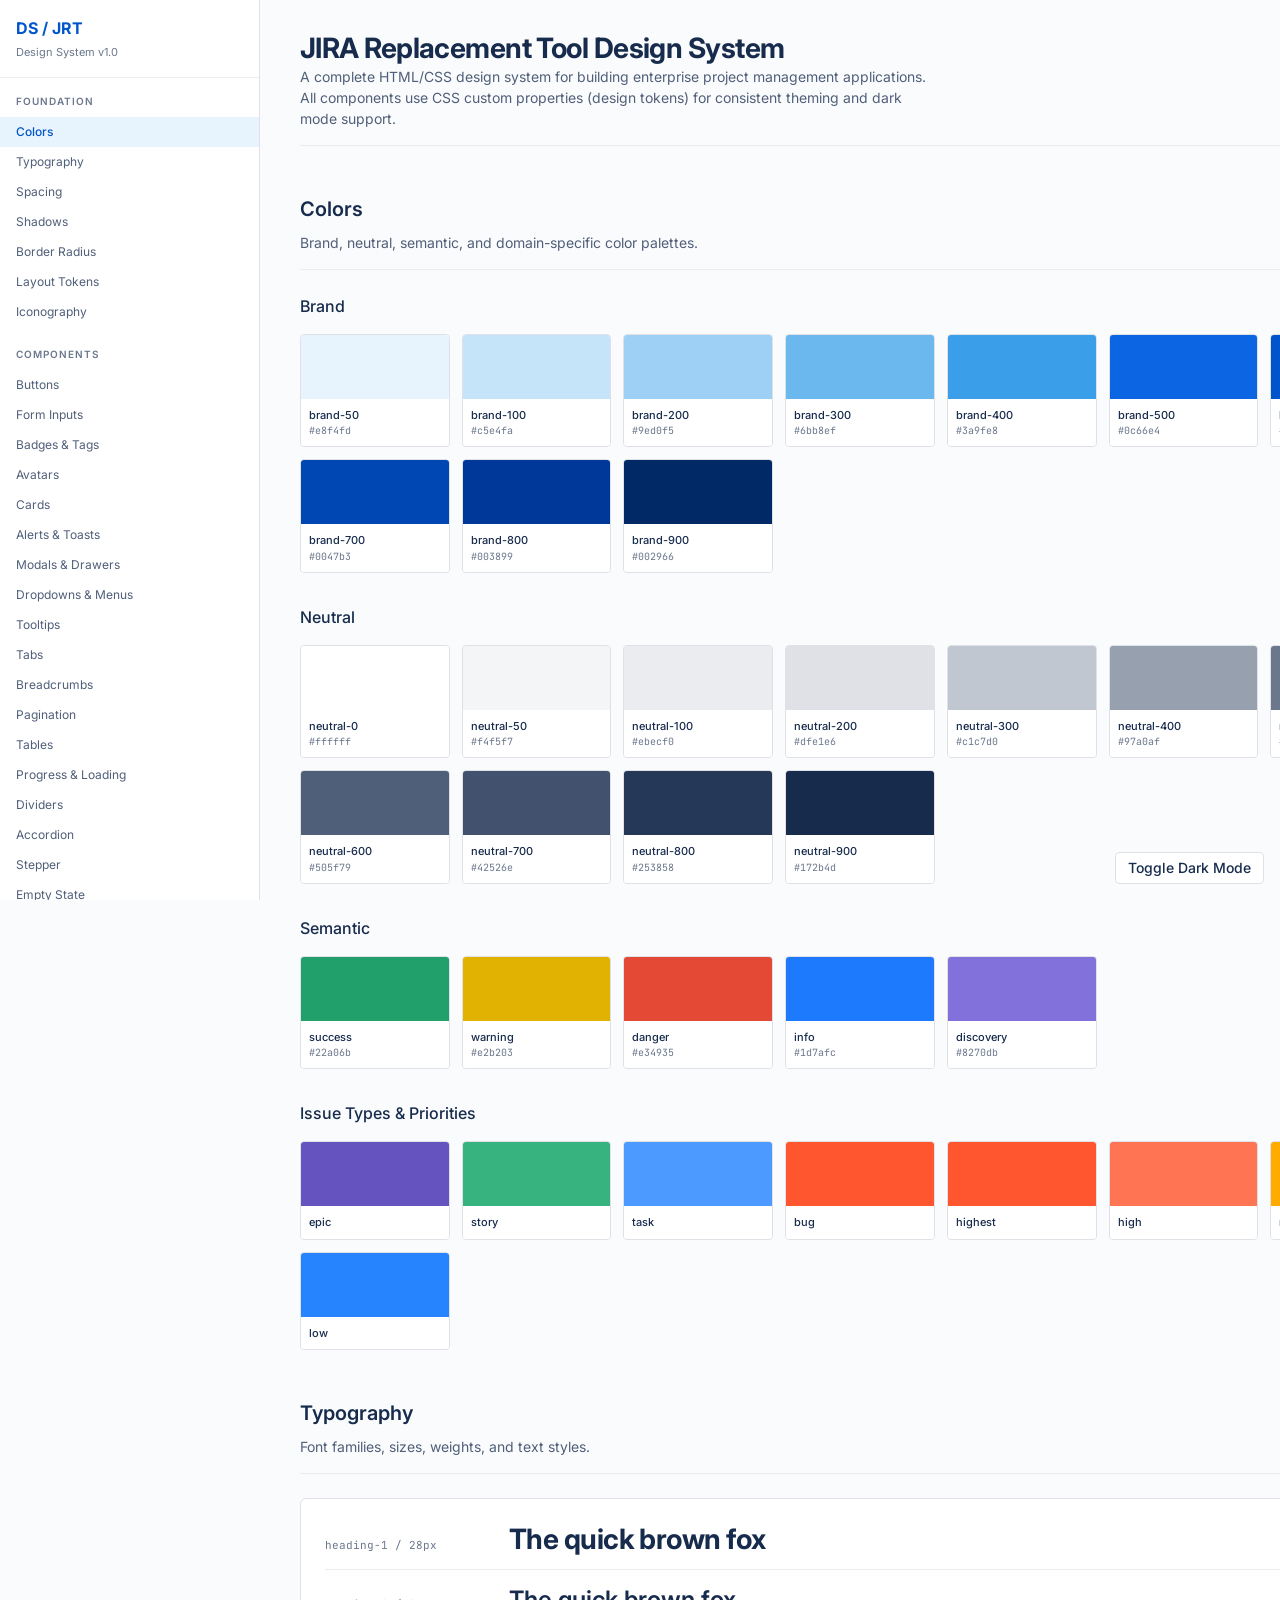
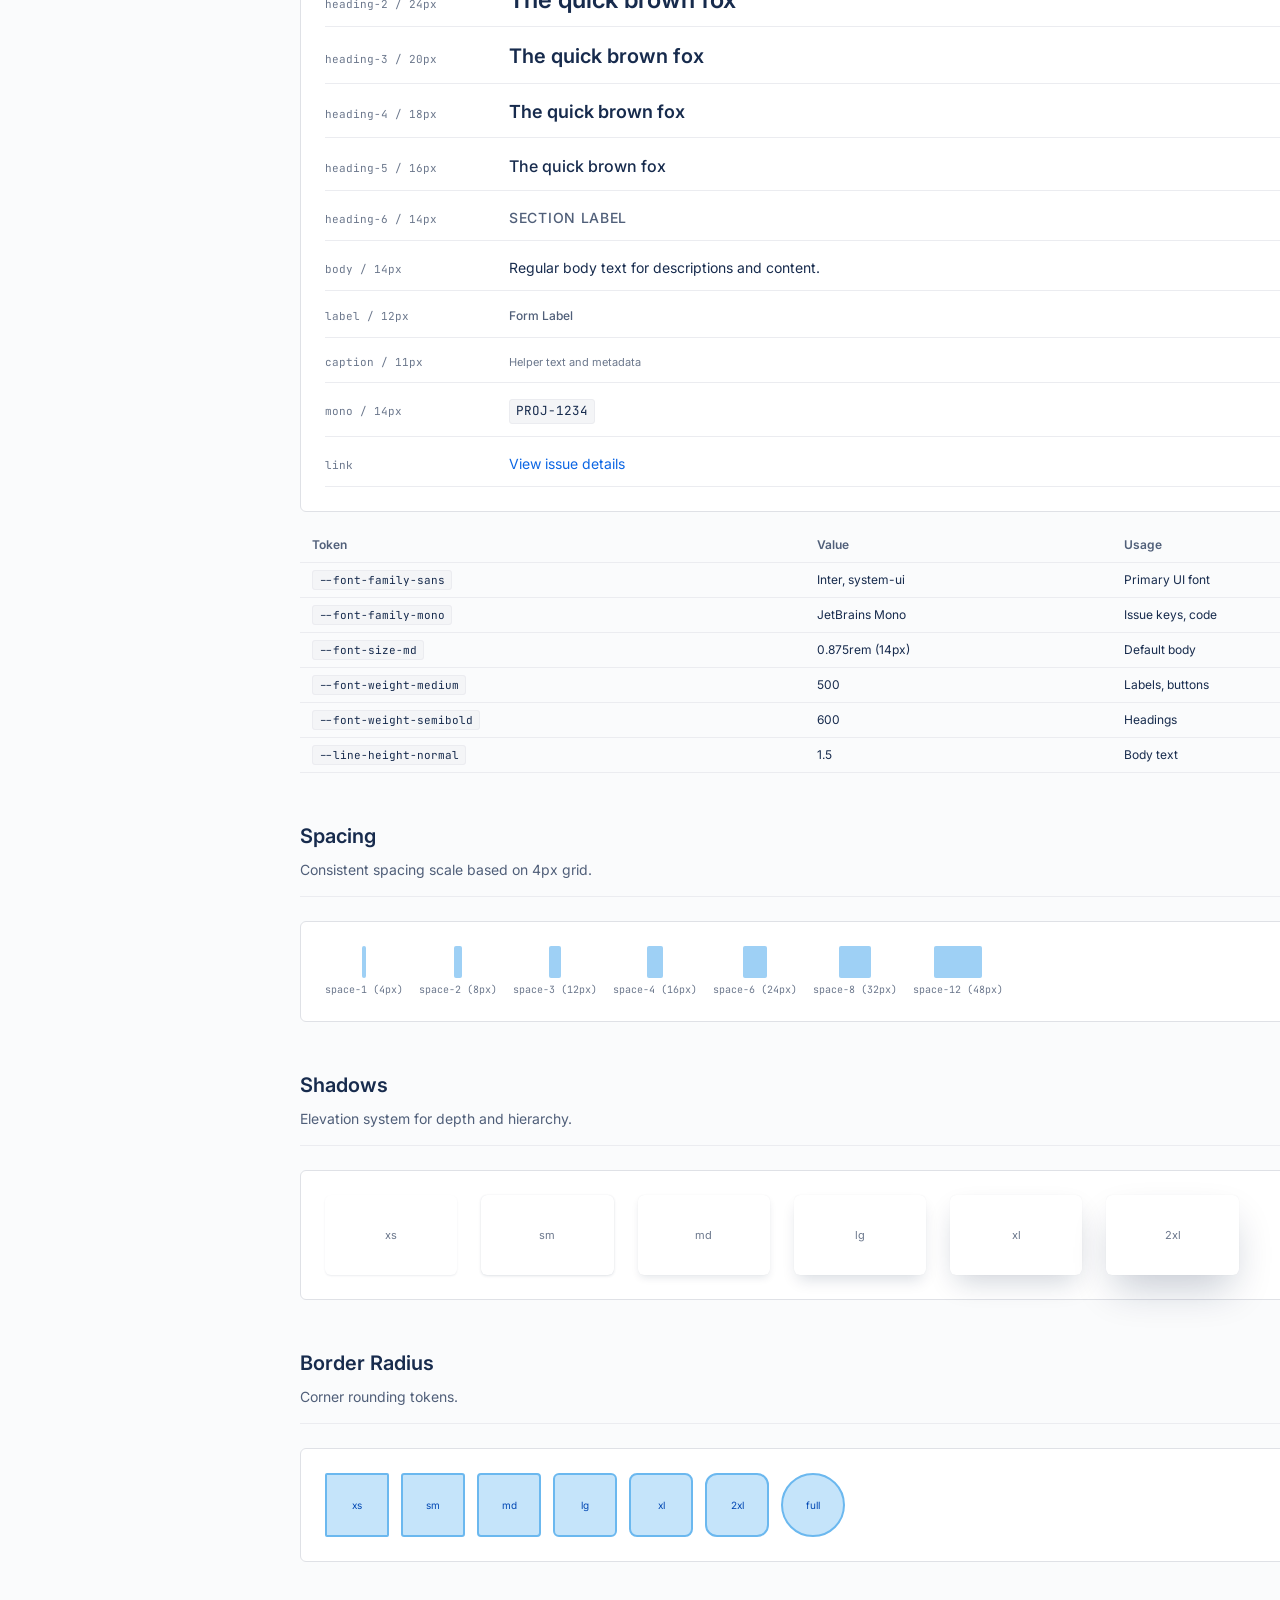
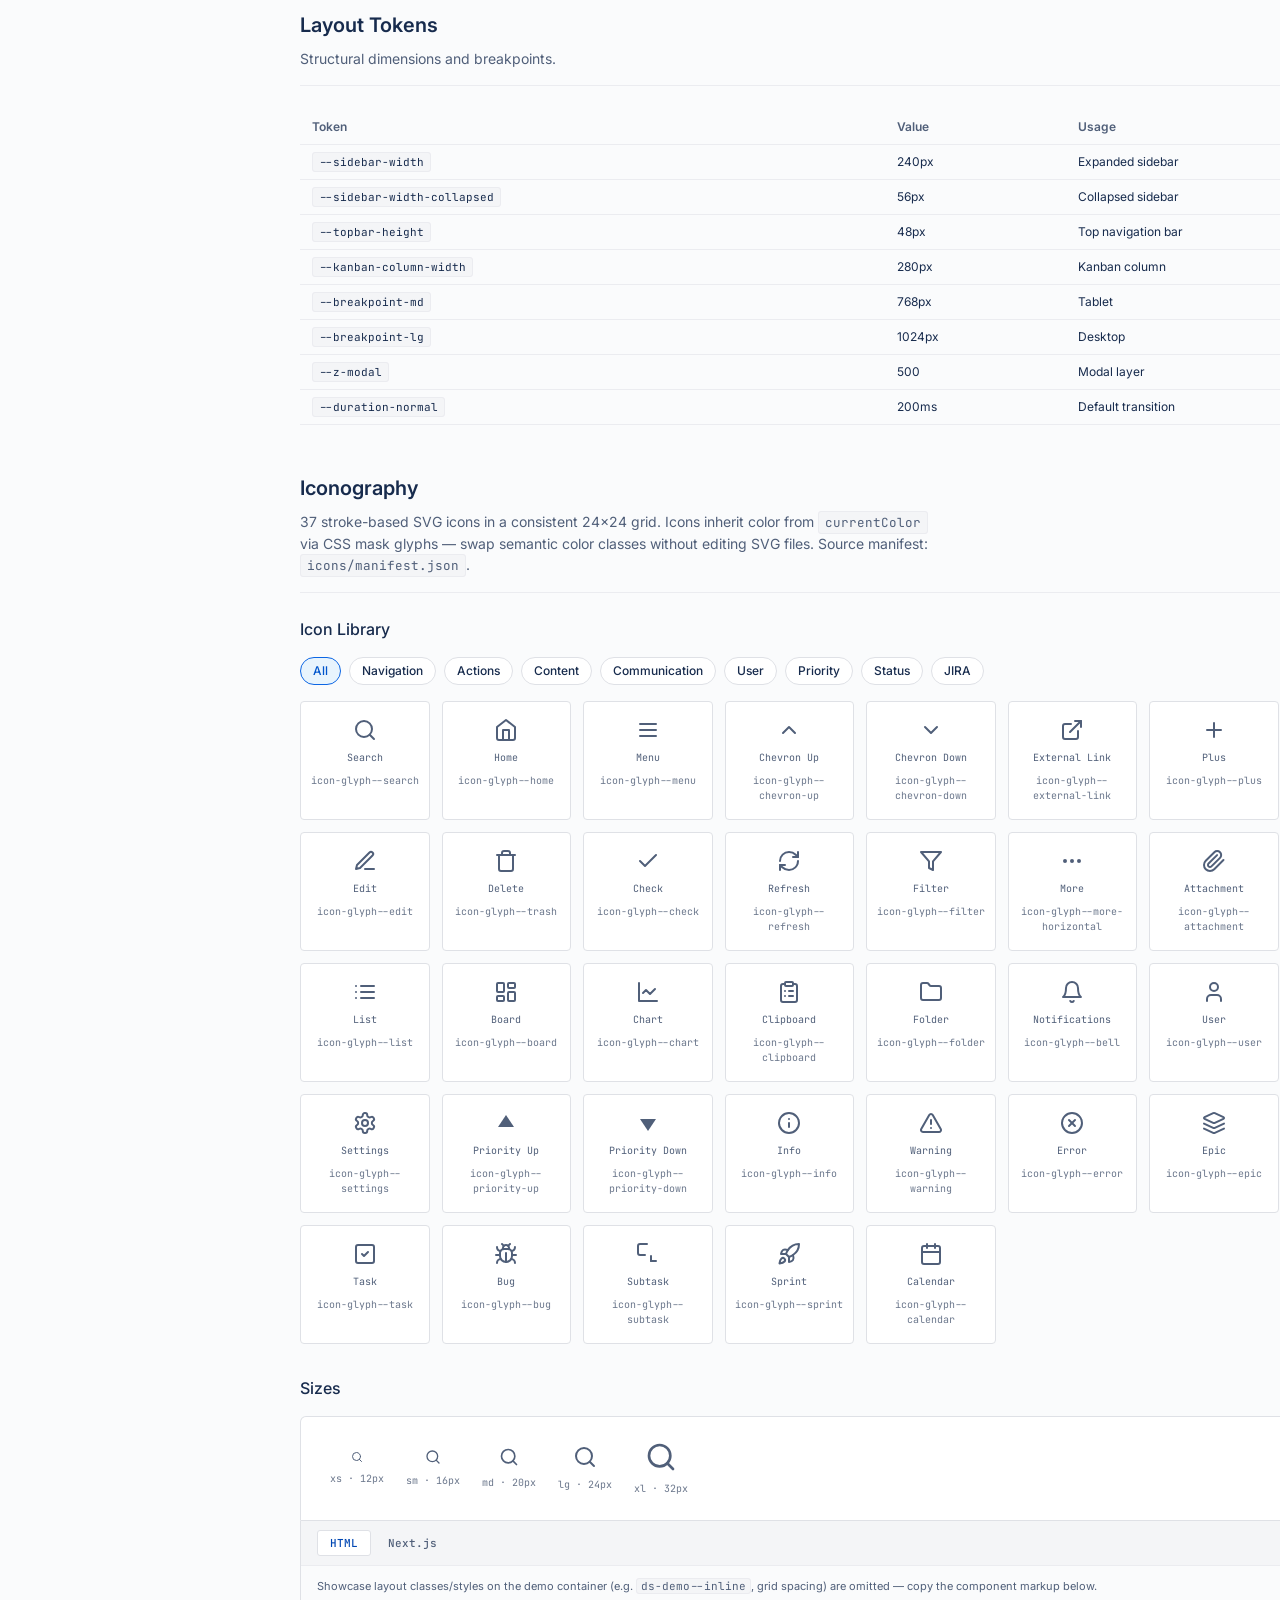
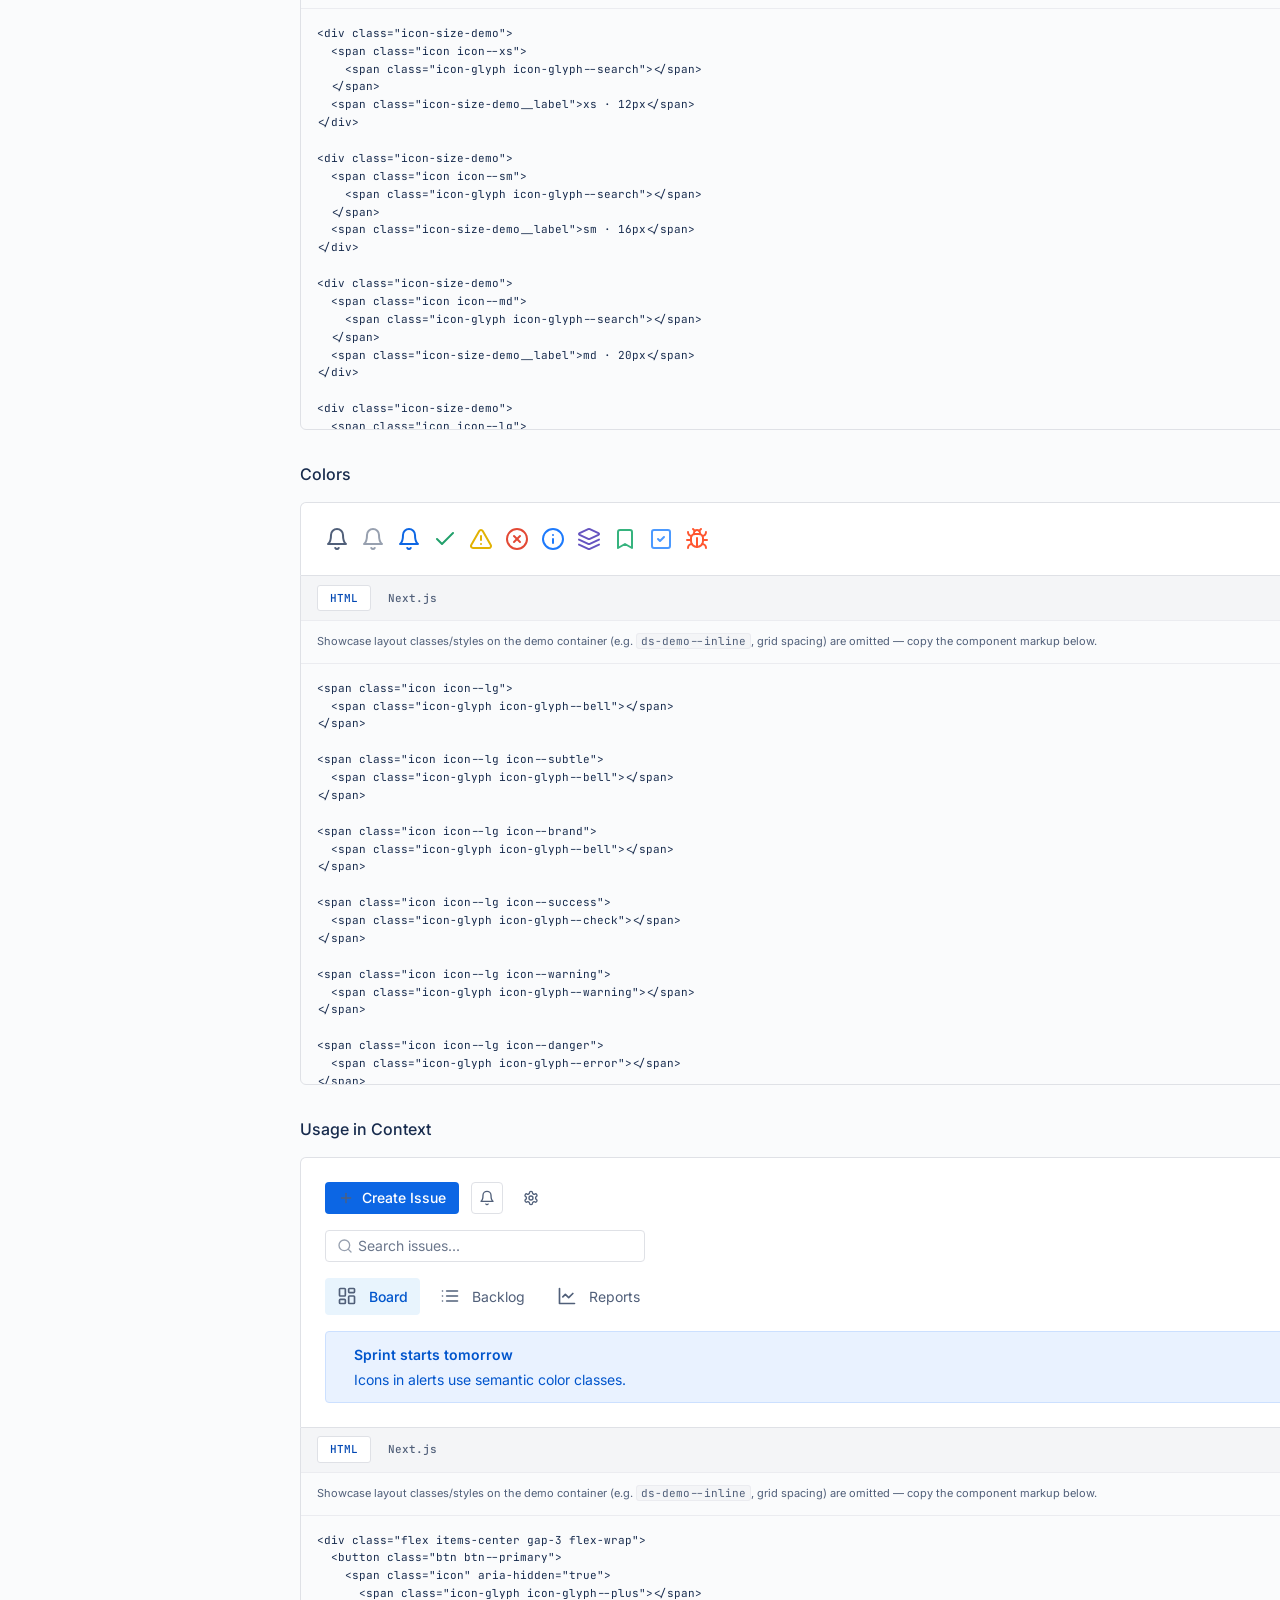
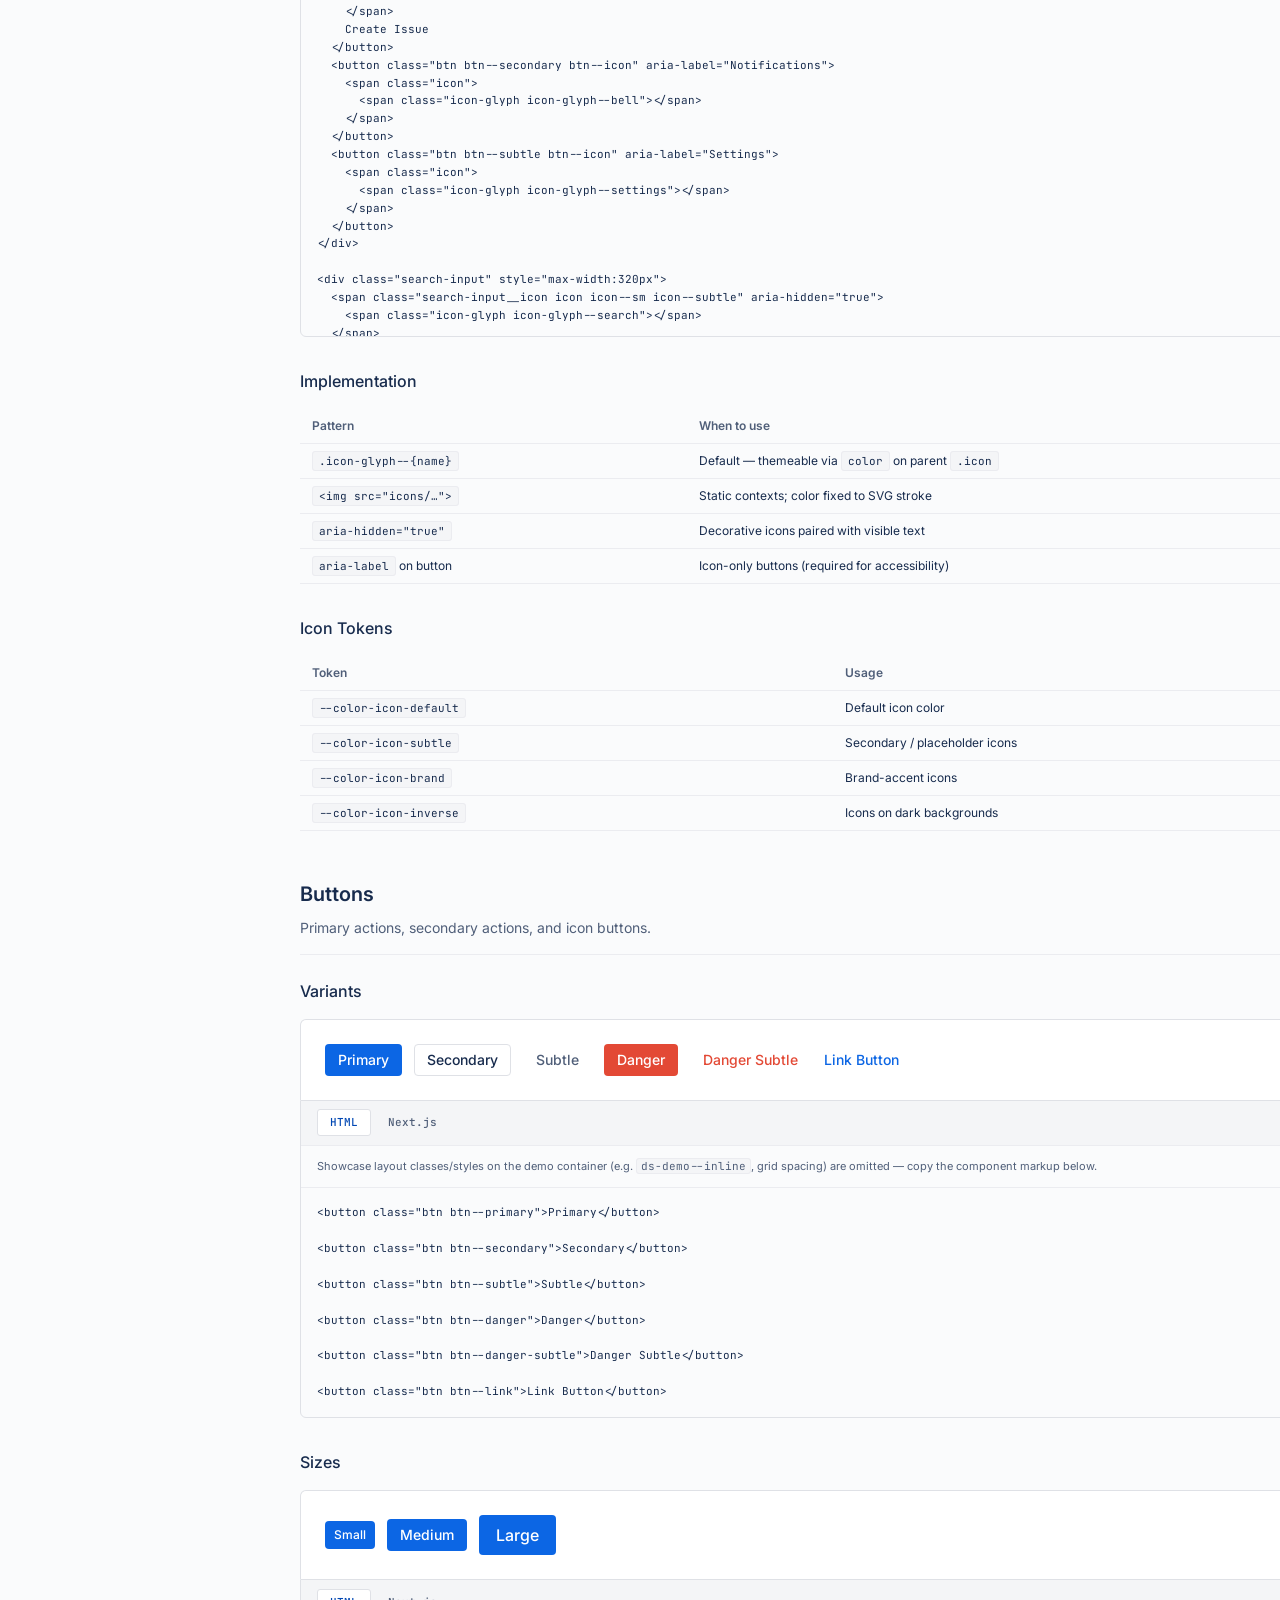
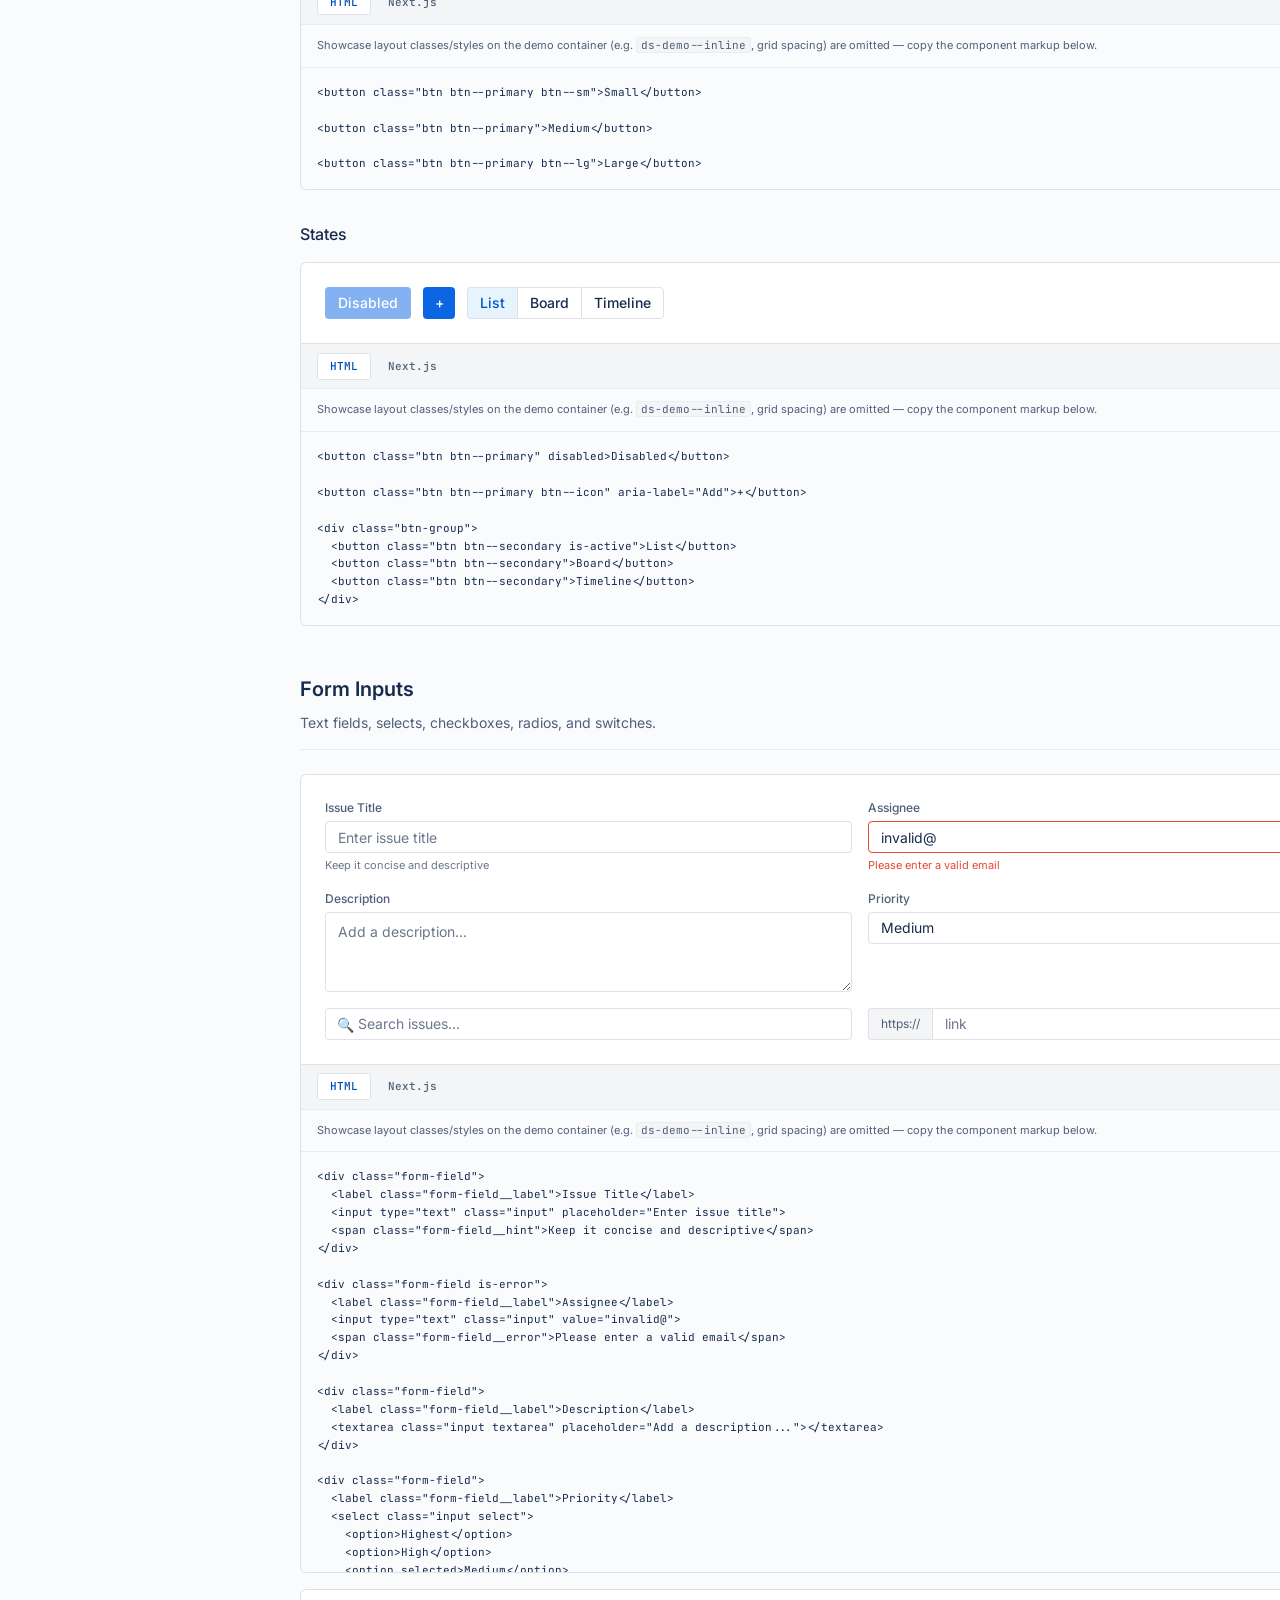
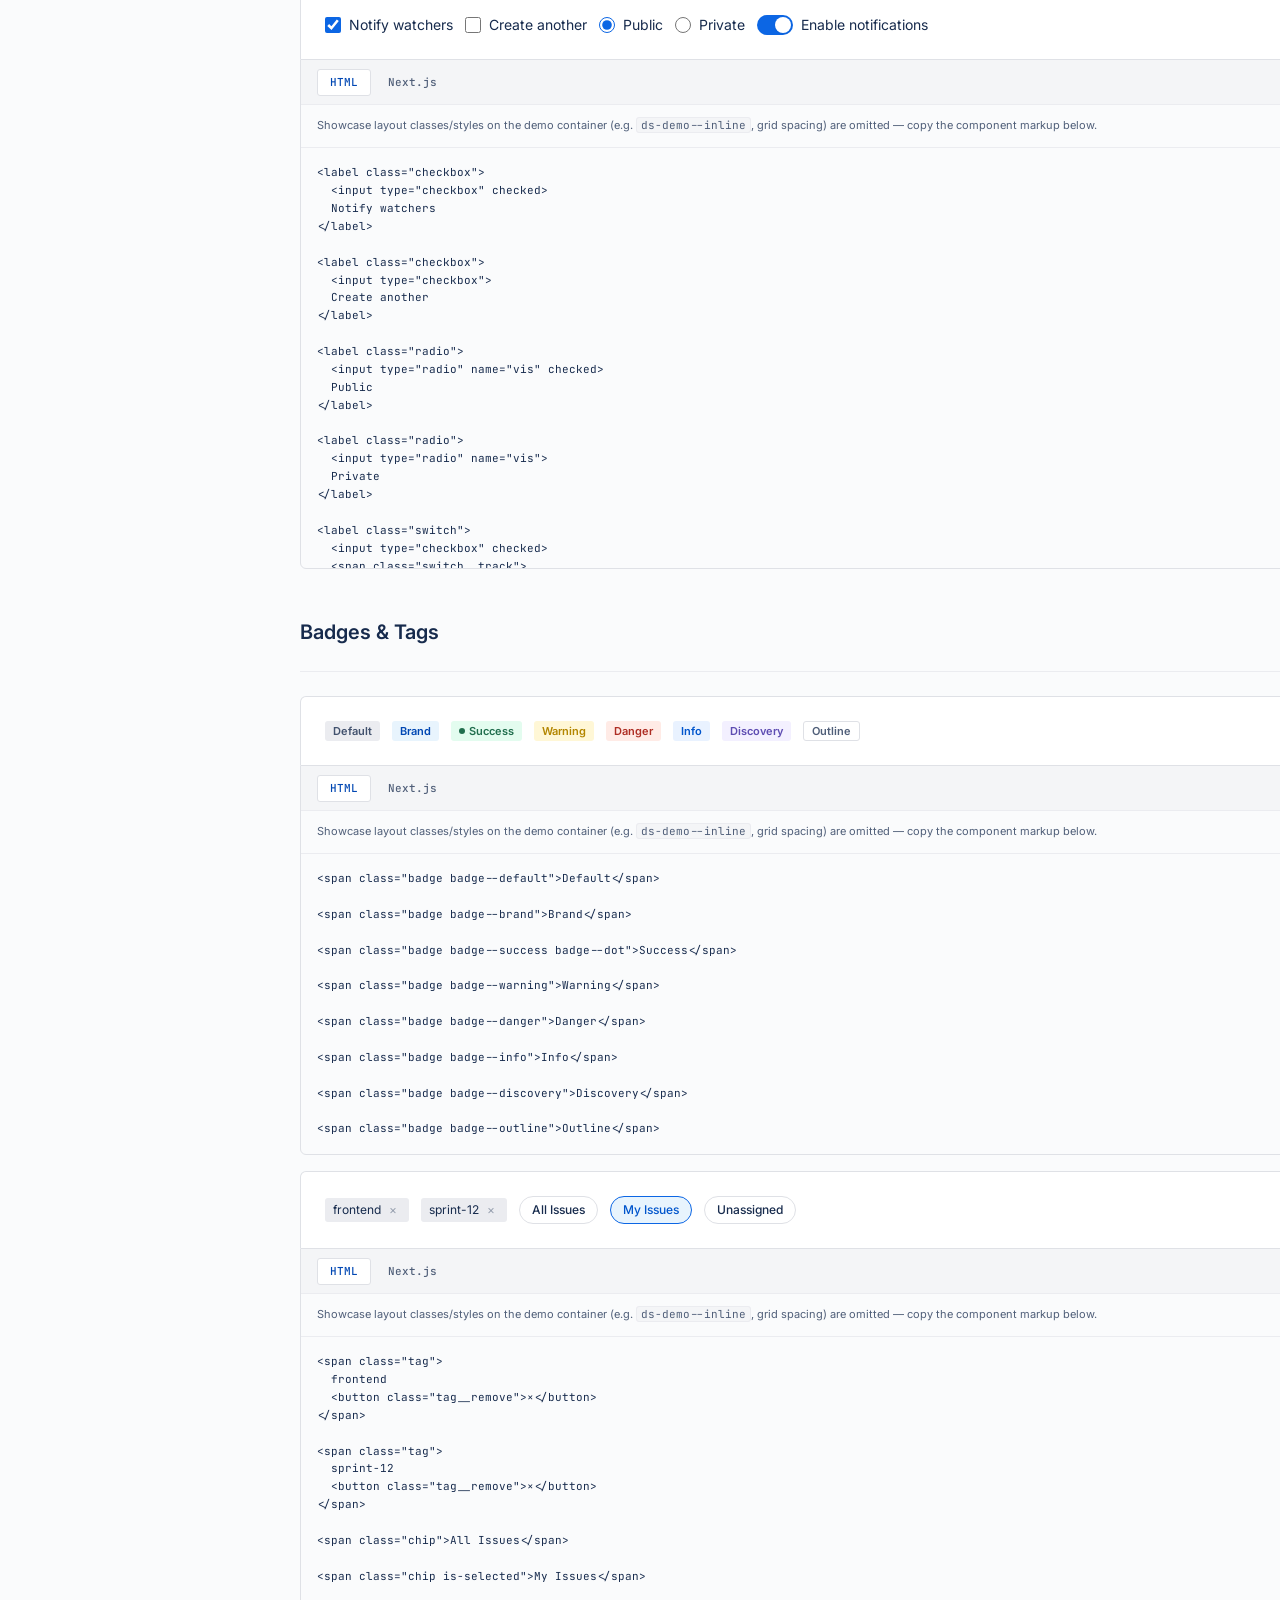
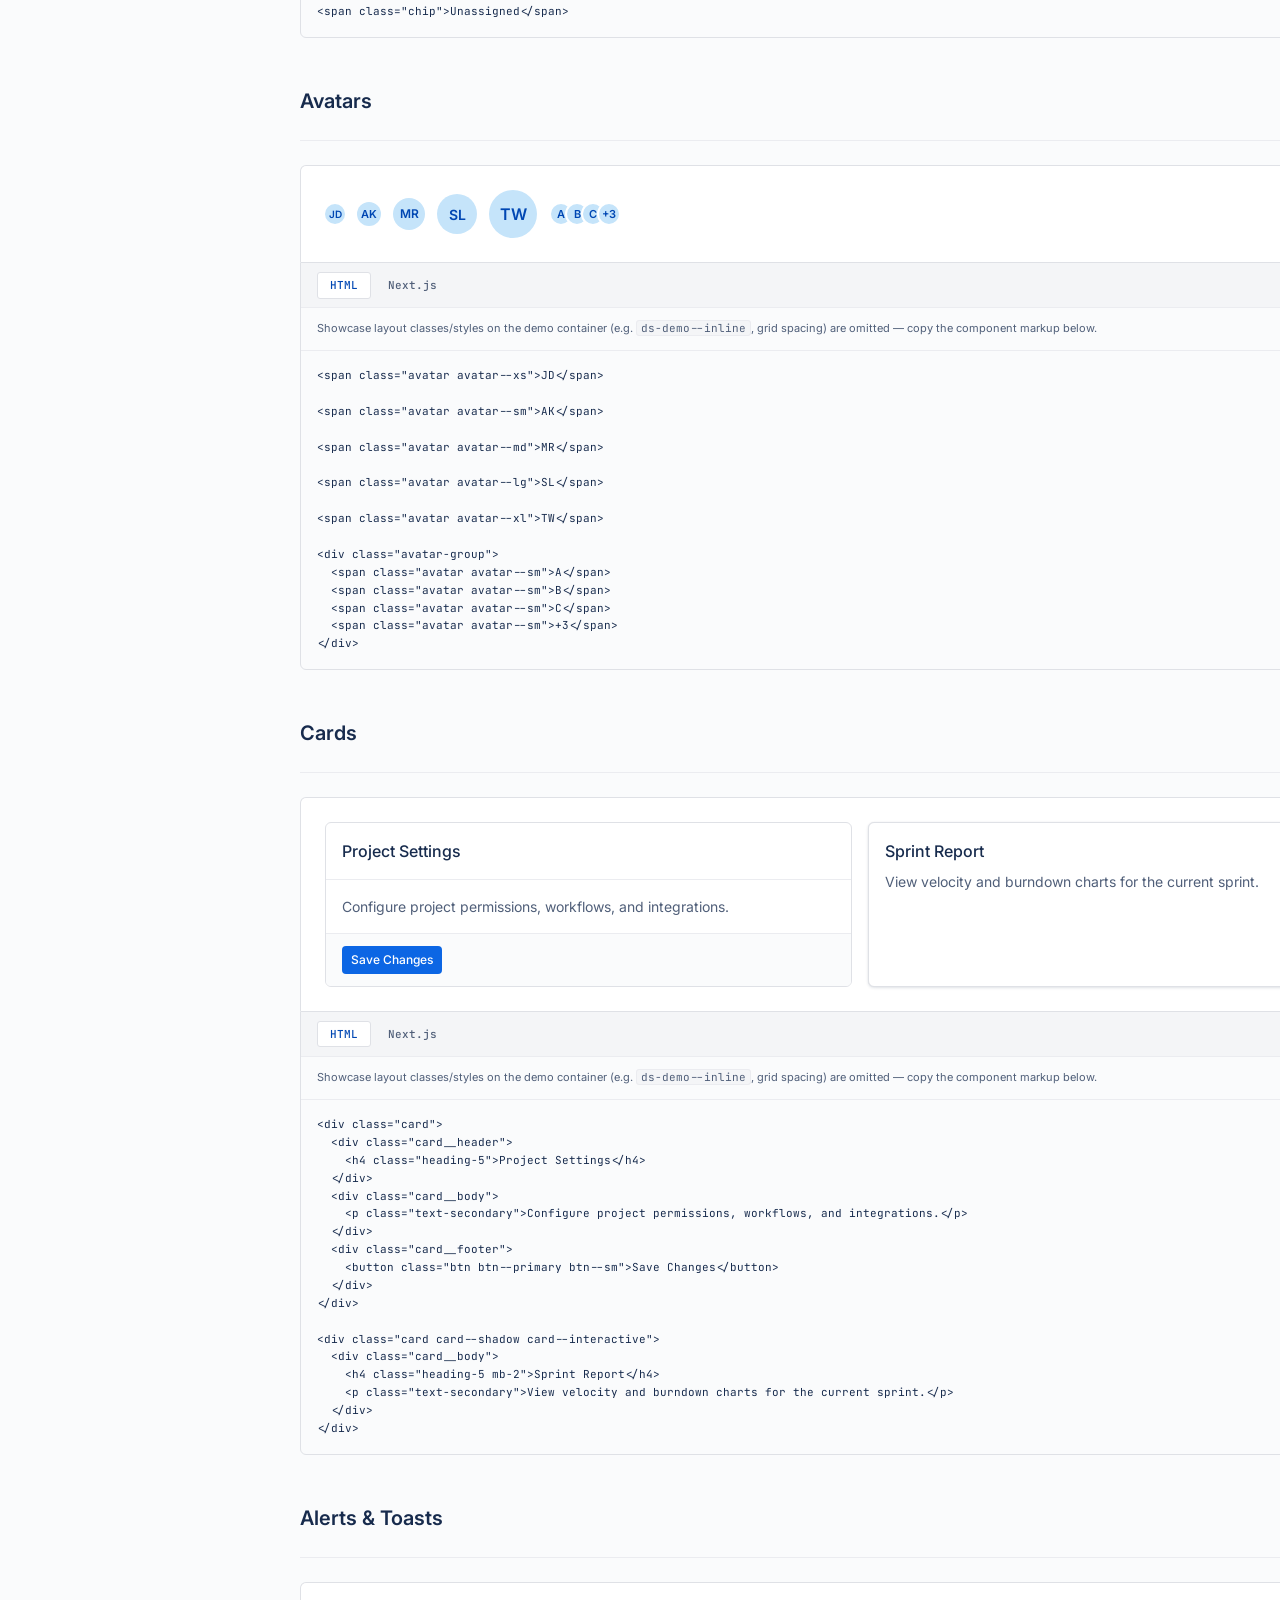
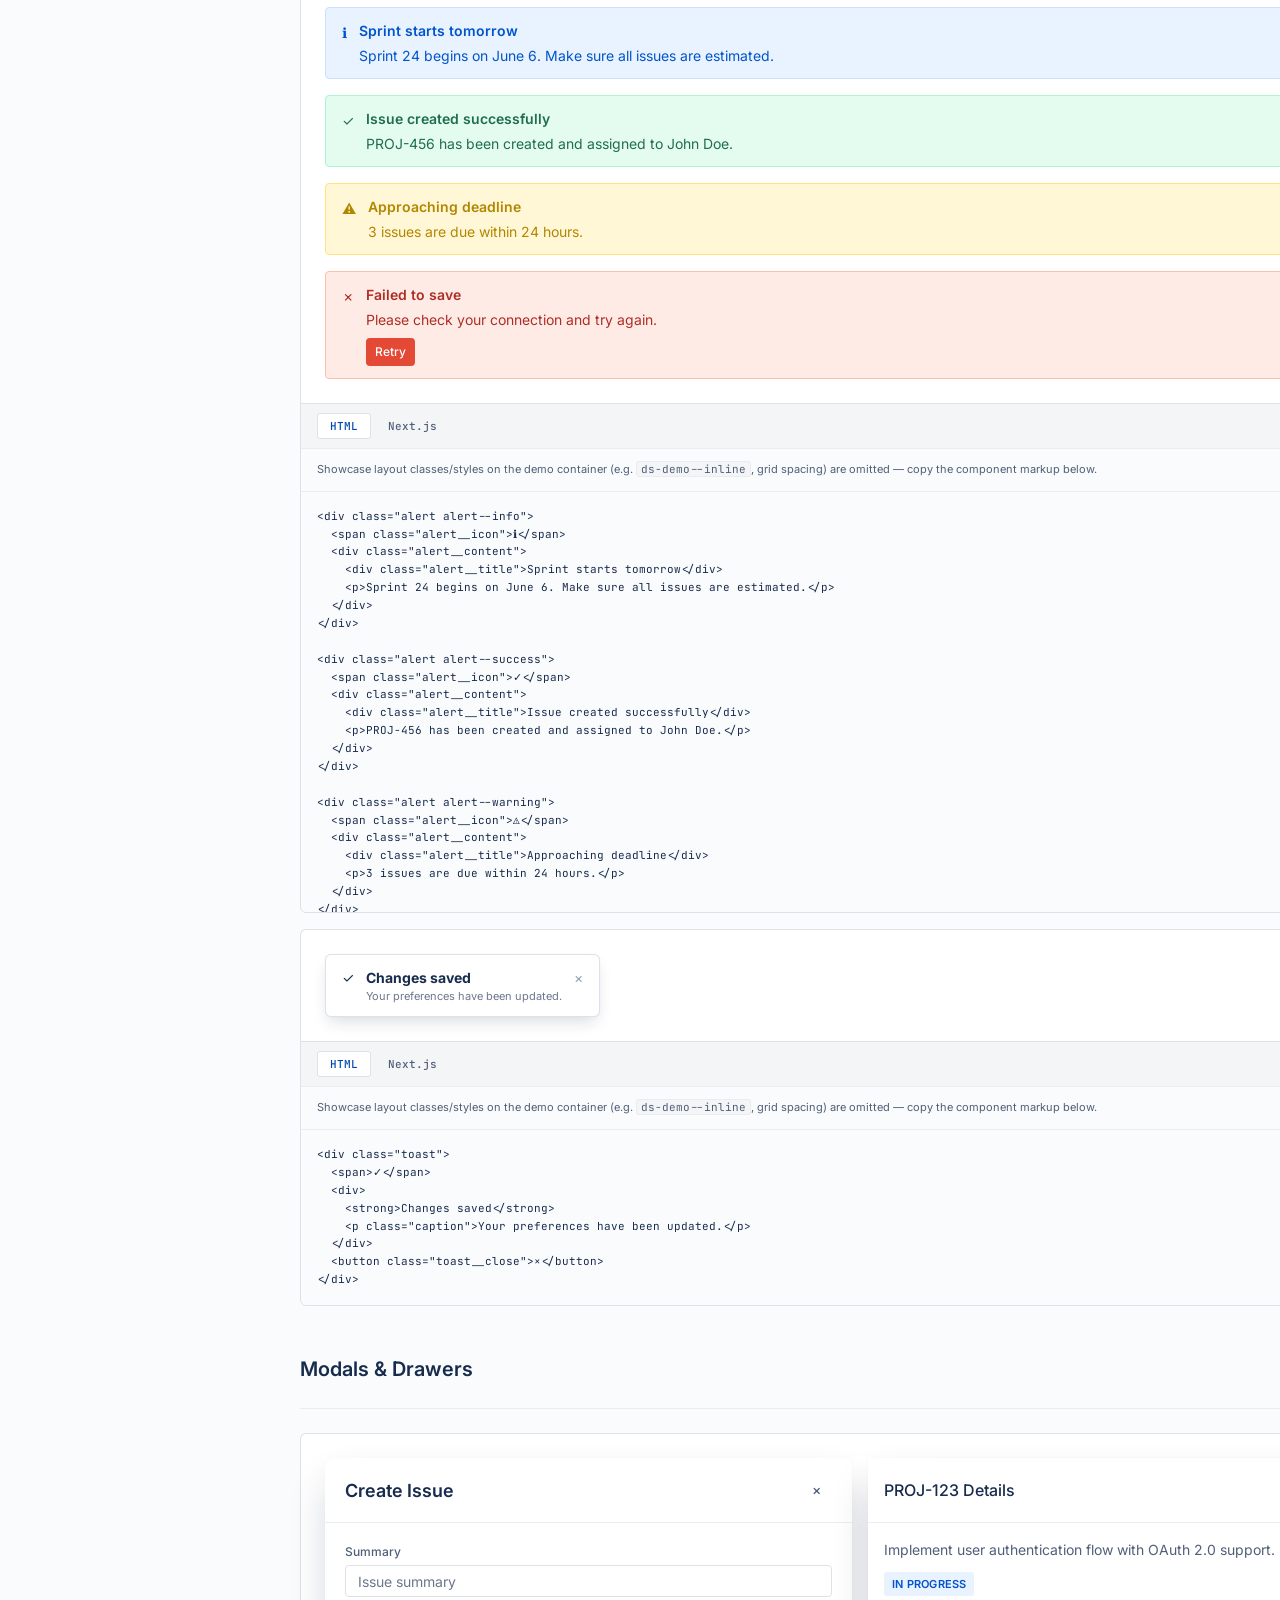
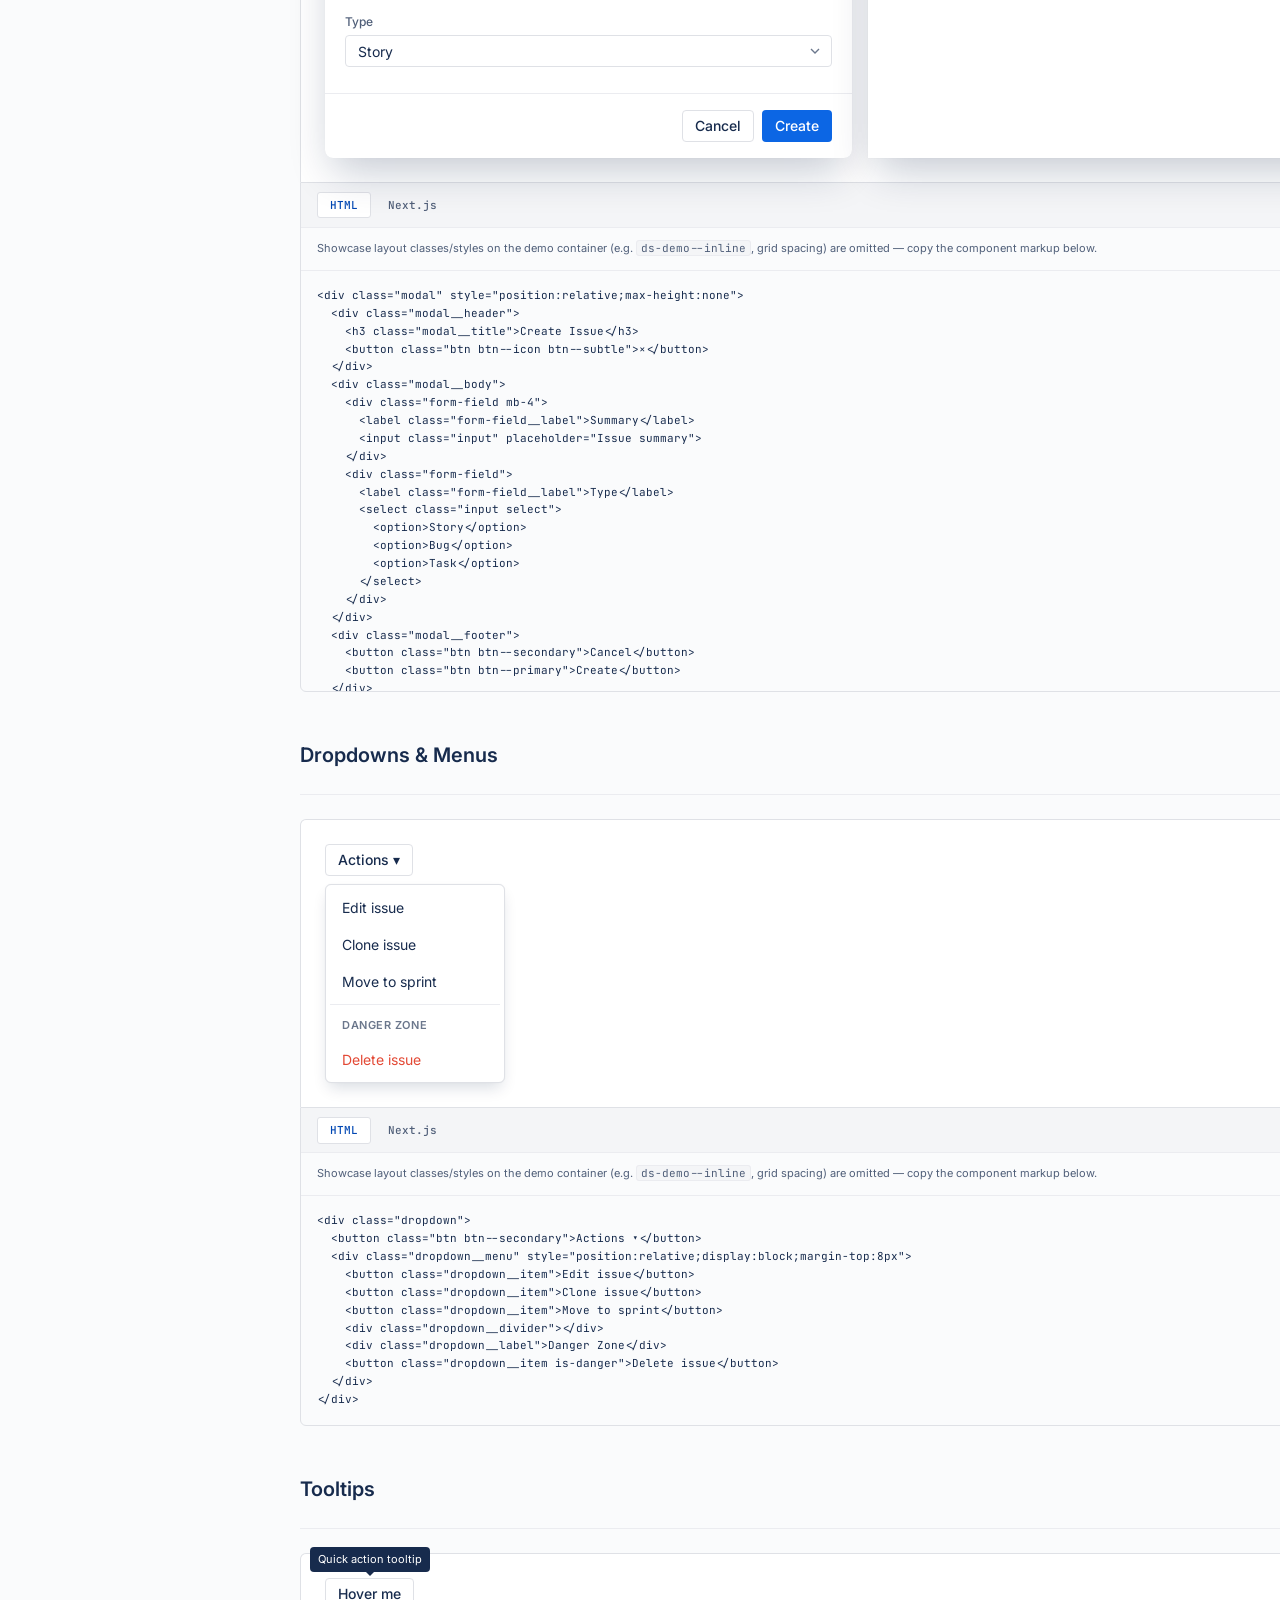
<file: index.html>
<!DOCTYPE html>
<html lang="en" data-theme="light">
<head>
  <meta charset="UTF-8">
  <meta name="viewport" content="width=device-width, initial-scale=1.0">
  <title>Design System — JIRA Replacement Tool</title>
  <link rel="stylesheet" href="css/main.css">
</head>
<body>
  <div class="ds-layout">
    <!-- Sidebar Navigation -->
    <aside class="ds-sidebar">
      <div class="ds-sidebar__brand">
        <h1>DS / JRT</h1>
        <p>Design System v1.0</p>
      </div>
      <nav>
        <div class="ds-nav__group">
          <div class="ds-nav__label">Foundation</div>
          <a href="#colors" class="ds-nav__link">Colors</a>
          <a href="#typography" class="ds-nav__link">Typography</a>
          <a href="#spacing" class="ds-nav__link">Spacing</a>
          <a href="#shadows" class="ds-nav__link">Shadows</a>
          <a href="#radius" class="ds-nav__link">Border Radius</a>
          <a href="#layout" class="ds-nav__link">Layout Tokens</a>
          <a href="#iconography" class="ds-nav__link">Iconography</a>
        </div>
        <div class="ds-nav__group">
          <div class="ds-nav__label">Components</div>
          <a href="#buttons" class="ds-nav__link">Buttons</a>
          <a href="#inputs" class="ds-nav__link">Form Inputs</a>
          <a href="#badges" class="ds-nav__link">Badges & Tags</a>
          <a href="#avatars" class="ds-nav__link">Avatars</a>
          <a href="#cards" class="ds-nav__link">Cards</a>
          <a href="#alerts" class="ds-nav__link">Alerts & Toasts</a>
          <a href="#modals" class="ds-nav__link">Modals & Drawers</a>
          <a href="#dropdowns" class="ds-nav__link">Dropdowns & Menus</a>
          <a href="#tooltips" class="ds-nav__link">Tooltips</a>
          <a href="#tabs" class="ds-nav__link">Tabs</a>
          <a href="#breadcrumbs" class="ds-nav__link">Breadcrumbs</a>
          <a href="#pagination" class="ds-nav__link">Pagination</a>
          <a href="#tables" class="ds-nav__link">Tables</a>
          <a href="#progress" class="ds-nav__link">Progress & Loading</a>
          <a href="#dividers" class="ds-nav__link">Dividers</a>
          <a href="#accordion" class="ds-nav__link">Accordion</a>
          <a href="#stepper" class="ds-nav__link">Stepper</a>
          <a href="#empty-state" class="ds-nav__link">Empty State</a>
          <a href="#navigation" class="ds-nav__link">Navigation</a>
          <a href="#page-header" class="ds-nav__link">Page Header</a>
        </div>
        <div class="ds-nav__group">
          <div class="ds-nav__label">JIRA Components</div>
          <a href="#issue-types" class="ds-nav__link">Issue Types</a>
          <a href="#priorities" class="ds-nav__link">Priorities</a>
          <a href="#statuses" class="ds-nav__link">Statuses</a>
          <a href="#issue-cards" class="ds-nav__link">Issue Cards</a>
          <a href="#kanban" class="ds-nav__link">Kanban Board</a>
          <a href="#sprint" class="ds-nav__link">Sprint & Metrics</a>
          <a href="#activity" class="ds-nav__link">Activity & Comments</a>
          <a href="#filters" class="ds-nav__link">Filters</a>
          <a href="#command-palette" class="ds-nav__link">Command Palette</a>
          <a href="#lists" class="ds-nav__link">Lists & Tree</a>
          <a href="#file-upload" class="ds-nav__link">File Upload</a>
          <a href="#app-preview" class="ds-nav__link">App Preview</a>
        </div>
        <div class="ds-nav__group">
          <div class="ds-nav__label">Sample Pages</div>
          <a href="pages/project-dashboard.html" class="ds-nav__link">Project Dashboard</a>
          <a href="pages/kanban-board.html" class="ds-nav__link">Kanban Board</a>
          <a href="pages/backlog.html" class="ds-nav__link">Backlog</a>
          <a href="pages/issue-detail.html" class="ds-nav__link">Issue Detail</a>
          <a href="pages/sprint-dashboard.html" class="ds-nav__link">Sprint Reports</a>
          <a href="#sample-pages" class="ds-nav__link">All Sample Pages</a>
        </div>
      </nav>
    </aside>

    <!-- Main Content -->
    <main class="ds-main">
      <!-- Hero -->
      <section class="ds-section" id="intro">
        <div class="ds-section__header">
          <h1 class="heading-1">JIRA Replacement Tool Design System</h1>
          <p class="ds-section__description">
            A complete HTML/CSS design system for building enterprise project management applications.
            All components use CSS custom properties (design tokens) for consistent theming and dark mode support.
          </p>
        </div>
      </section>

      <!-- ═══════════ DESIGN TOKENS ═══════════ -->

      <!-- Colors -->
      <section class="ds-section" id="colors">
        <div class="ds-section__header">
          <h2 class="ds-section__title">Colors</h2>
          <p class="ds-section__description">Brand, neutral, semantic, and domain-specific color palettes.</p>
        </div>

        <div class="ds-subsection">
          <h3 class="ds-subsection__title">Brand</h3>
          <div class="token-grid">
            <div class="token-swatch"><div class="token-swatch__color" style="background:var(--color-brand-50)"></div><div class="token-swatch__info"><div class="token-swatch__name">brand-50</div><div class="token-swatch__value">#e8f4fd</div></div></div>
            <div class="token-swatch"><div class="token-swatch__color" style="background:var(--color-brand-100)"></div><div class="token-swatch__info"><div class="token-swatch__name">brand-100</div><div class="token-swatch__value">#c5e4fa</div></div></div>
            <div class="token-swatch"><div class="token-swatch__color" style="background:var(--color-brand-200)"></div><div class="token-swatch__info"><div class="token-swatch__name">brand-200</div><div class="token-swatch__value">#9ed0f5</div></div></div>
            <div class="token-swatch"><div class="token-swatch__color" style="background:var(--color-brand-300)"></div><div class="token-swatch__info"><div class="token-swatch__name">brand-300</div><div class="token-swatch__value">#6bb8ef</div></div></div>
            <div class="token-swatch"><div class="token-swatch__color" style="background:var(--color-brand-400)"></div><div class="token-swatch__info"><div class="token-swatch__name">brand-400</div><div class="token-swatch__value">#3a9fe8</div></div></div>
            <div class="token-swatch"><div class="token-swatch__color" style="background:var(--color-brand-500)"></div><div class="token-swatch__info"><div class="token-swatch__name">brand-500</div><div class="token-swatch__value">#0c66e4</div></div></div>
            <div class="token-swatch"><div class="token-swatch__color" style="background:var(--color-brand-600)"></div><div class="token-swatch__info"><div class="token-swatch__name">brand-600</div><div class="token-swatch__value">#0055cc</div></div></div>
            <div class="token-swatch"><div class="token-swatch__color" style="background:var(--color-brand-700)"></div><div class="token-swatch__info"><div class="token-swatch__name">brand-700</div><div class="token-swatch__value">#0047b3</div></div></div>
            <div class="token-swatch"><div class="token-swatch__color" style="background:var(--color-brand-800)"></div><div class="token-swatch__info"><div class="token-swatch__name">brand-800</div><div class="token-swatch__value">#003899</div></div></div>
            <div class="token-swatch"><div class="token-swatch__color" style="background:var(--color-brand-900)"></div><div class="token-swatch__info"><div class="token-swatch__name">brand-900</div><div class="token-swatch__value">#002966</div></div></div>
          </div>
        </div>

        <div class="ds-subsection">
          <h3 class="ds-subsection__title">Neutral</h3>
          <div class="token-grid">
            <div class="token-swatch"><div class="token-swatch__color" style="background:var(--color-neutral-0)"></div><div class="token-swatch__info"><div class="token-swatch__name">neutral-0</div><div class="token-swatch__value">#ffffff</div></div></div>
            <div class="token-swatch"><div class="token-swatch__color" style="background:var(--color-neutral-50)"></div><div class="token-swatch__info"><div class="token-swatch__name">neutral-50</div><div class="token-swatch__value">#f4f5f7</div></div></div>
            <div class="token-swatch"><div class="token-swatch__color" style="background:var(--color-neutral-100)"></div><div class="token-swatch__info"><div class="token-swatch__name">neutral-100</div><div class="token-swatch__value">#ebecf0</div></div></div>
            <div class="token-swatch"><div class="token-swatch__color" style="background:var(--color-neutral-200)"></div><div class="token-swatch__info"><div class="token-swatch__name">neutral-200</div><div class="token-swatch__value">#dfe1e6</div></div></div>
            <div class="token-swatch"><div class="token-swatch__color" style="background:var(--color-neutral-300)"></div><div class="token-swatch__info"><div class="token-swatch__name">neutral-300</div><div class="token-swatch__value">#c1c7d0</div></div></div>
            <div class="token-swatch"><div class="token-swatch__color" style="background:var(--color-neutral-400)"></div><div class="token-swatch__info"><div class="token-swatch__name">neutral-400</div><div class="token-swatch__value">#97a0af</div></div></div>
            <div class="token-swatch"><div class="token-swatch__color" style="background:var(--color-neutral-500)"></div><div class="token-swatch__info"><div class="token-swatch__name">neutral-500</div><div class="token-swatch__value">#6b778c</div></div></div>
            <div class="token-swatch"><div class="token-swatch__color" style="background:var(--color-neutral-600)"></div><div class="token-swatch__info"><div class="token-swatch__name">neutral-600</div><div class="token-swatch__value">#505f79</div></div></div>
            <div class="token-swatch"><div class="token-swatch__color" style="background:var(--color-neutral-700)"></div><div class="token-swatch__info"><div class="token-swatch__name">neutral-700</div><div class="token-swatch__value">#42526e</div></div></div>
            <div class="token-swatch"><div class="token-swatch__color" style="background:var(--color-neutral-800)"></div><div class="token-swatch__info"><div class="token-swatch__name">neutral-800</div><div class="token-swatch__value">#253858</div></div></div>
            <div class="token-swatch"><div class="token-swatch__color" style="background:var(--color-neutral-900)"></div><div class="token-swatch__info"><div class="token-swatch__name">neutral-900</div><div class="token-swatch__value">#172b4d</div></div></div>
          </div>
        </div>

        <div class="ds-subsection">
          <h3 class="ds-subsection__title">Semantic</h3>
          <div class="token-grid">
            <div class="token-swatch"><div class="token-swatch__color" style="background:var(--color-success-500)"></div><div class="token-swatch__info"><div class="token-swatch__name">success</div><div class="token-swatch__value">#22a06b</div></div></div>
            <div class="token-swatch"><div class="token-swatch__color" style="background:var(--color-warning-500)"></div><div class="token-swatch__info"><div class="token-swatch__name">warning</div><div class="token-swatch__value">#e2b203</div></div></div>
            <div class="token-swatch"><div class="token-swatch__color" style="background:var(--color-danger-500)"></div><div class="token-swatch__info"><div class="token-swatch__name">danger</div><div class="token-swatch__value">#e34935</div></div></div>
            <div class="token-swatch"><div class="token-swatch__color" style="background:var(--color-info-500)"></div><div class="token-swatch__info"><div class="token-swatch__name">info</div><div class="token-swatch__value">#1d7afc</div></div></div>
            <div class="token-swatch"><div class="token-swatch__color" style="background:var(--color-discovery-500)"></div><div class="token-swatch__info"><div class="token-swatch__name">discovery</div><div class="token-swatch__value">#8270db</div></div></div>
          </div>
        </div>

        <div class="ds-subsection">
          <h3 class="ds-subsection__title">Issue Types & Priorities</h3>
          <div class="token-grid">
            <div class="token-swatch"><div class="token-swatch__color" style="background:var(--color-issue-epic)"></div><div class="token-swatch__info"><div class="token-swatch__name">epic</div></div></div>
            <div class="token-swatch"><div class="token-swatch__color" style="background:var(--color-issue-story)"></div><div class="token-swatch__info"><div class="token-swatch__name">story</div></div></div>
            <div class="token-swatch"><div class="token-swatch__color" style="background:var(--color-issue-task)"></div><div class="token-swatch__info"><div class="token-swatch__name">task</div></div></div>
            <div class="token-swatch"><div class="token-swatch__color" style="background:var(--color-issue-bug)"></div><div class="token-swatch__info"><div class="token-swatch__name">bug</div></div></div>
            <div class="token-swatch"><div class="token-swatch__color" style="background:var(--color-priority-highest)"></div><div class="token-swatch__info"><div class="token-swatch__name">highest</div></div></div>
            <div class="token-swatch"><div class="token-swatch__color" style="background:var(--color-priority-high)"></div><div class="token-swatch__info"><div class="token-swatch__name">high</div></div></div>
            <div class="token-swatch"><div class="token-swatch__color" style="background:var(--color-priority-medium)"></div><div class="token-swatch__info"><div class="token-swatch__name">medium</div></div></div>
            <div class="token-swatch"><div class="token-swatch__color" style="background:var(--color-priority-low)"></div><div class="token-swatch__info"><div class="token-swatch__name">low</div></div></div>
          </div>
        </div>
      </section>

      <!-- Typography -->
      <section class="ds-section" id="typography">
        <div class="ds-section__header">
          <h2 class="ds-section__title">Typography</h2>
          <p class="ds-section__description">Font families, sizes, weights, and text styles.</p>
        </div>
        <div class="ds-demo">
          <div class="typography-demo">
            <div class="typography-row"><span class="typography-row__meta">heading-1 / 28px</span><span class="heading-1">The quick brown fox</span></div>
            <div class="typography-row"><span class="typography-row__meta">heading-2 / 24px</span><span class="heading-2">The quick brown fox</span></div>
            <div class="typography-row"><span class="typography-row__meta">heading-3 / 20px</span><span class="heading-3">The quick brown fox</span></div>
            <div class="typography-row"><span class="typography-row__meta">heading-4 / 18px</span><span class="heading-4">The quick brown fox</span></div>
            <div class="typography-row"><span class="typography-row__meta">heading-5 / 16px</span><span class="heading-5">The quick brown fox</span></div>
            <div class="typography-row"><span class="typography-row__meta">heading-6 / 14px</span><span class="heading-6">Section Label</span></div>
            <div class="typography-row"><span class="typography-row__meta">body / 14px</span><span>Regular body text for descriptions and content.</span></div>
            <div class="typography-row"><span class="typography-row__meta">label / 12px</span><span class="label">Form Label</span></div>
            <div class="typography-row"><span class="typography-row__meta">caption / 11px</span><span class="caption">Helper text and metadata</span></div>
            <div class="typography-row"><span class="typography-row__meta">mono / 14px</span><span class="code">PROJ-1234</span></div>
            <div class="typography-row"><span class="typography-row__meta">link</span><a href="#" class="link">View issue details</a></div>
          </div>
        </div>
        <table class="token-table">
          <thead><tr><th>Token</th><th>Value</th><th>Usage</th></tr></thead>
          <tbody>
            <tr><td><code>--font-family-sans</code></td><td>Inter, system-ui</td><td>Primary UI font</td></tr>
            <tr><td><code>--font-family-mono</code></td><td>JetBrains Mono</td><td>Issue keys, code</td></tr>
            <tr><td><code>--font-size-md</code></td><td>0.875rem (14px)</td><td>Default body</td></tr>
            <tr><td><code>--font-weight-medium</code></td><td>500</td><td>Labels, buttons</td></tr>
            <tr><td><code>--font-weight-semibold</code></td><td>600</td><td>Headings</td></tr>
            <tr><td><code>--line-height-normal</code></td><td>1.5</td><td>Body text</td></tr>
          </tbody>
        </table>
      </section>

      <!-- Spacing -->
      <section class="ds-section" id="spacing">
        <div class="ds-section__header">
          <h2 class="ds-section__title">Spacing</h2>
          <p class="ds-section__description">Consistent spacing scale based on 4px grid.</p>
        </div>
        <div class="ds-demo">
          <div class="spacing-demo">
            <div class="spacing-block"><div class="spacing-block__visual" style="width:var(--space-1);height:32px"></div><span class="spacing-block__label">space-1 (4px)</span></div>
            <div class="spacing-block"><div class="spacing-block__visual" style="width:var(--space-2);height:32px"></div><span class="spacing-block__label">space-2 (8px)</span></div>
            <div class="spacing-block"><div class="spacing-block__visual" style="width:var(--space-3);height:32px"></div><span class="spacing-block__label">space-3 (12px)</span></div>
            <div class="spacing-block"><div class="spacing-block__visual" style="width:var(--space-4);height:32px"></div><span class="spacing-block__label">space-4 (16px)</span></div>
            <div class="spacing-block"><div class="spacing-block__visual" style="width:var(--space-6);height:32px"></div><span class="spacing-block__label">space-6 (24px)</span></div>
            <div class="spacing-block"><div class="spacing-block__visual" style="width:var(--space-8);height:32px"></div><span class="spacing-block__label">space-8 (32px)</span></div>
            <div class="spacing-block"><div class="spacing-block__visual" style="width:var(--space-12);height:32px"></div><span class="spacing-block__label">space-12 (48px)</span></div>
          </div>
        </div>
      </section>

      <!-- Shadows -->
      <section class="ds-section" id="shadows">
        <div class="ds-section__header">
          <h2 class="ds-section__title">Shadows</h2>
          <p class="ds-section__description">Elevation system for depth and hierarchy.</p>
        </div>
        <div class="ds-demo">
          <div class="shadow-demo">
            <div class="shadow-box" style="box-shadow:var(--shadow-xs)">xs</div>
            <div class="shadow-box" style="box-shadow:var(--shadow-sm)">sm</div>
            <div class="shadow-box" style="box-shadow:var(--shadow-md)">md</div>
            <div class="shadow-box" style="box-shadow:var(--shadow-lg)">lg</div>
            <div class="shadow-box" style="box-shadow:var(--shadow-xl)">xl</div>
            <div class="shadow-box" style="box-shadow:var(--shadow-2xl)">2xl</div>
          </div>
        </div>
      </section>

      <!-- Border Radius -->
      <section class="ds-section" id="radius">
        <div class="ds-section__header">
          <h2 class="ds-section__title">Border Radius</h2>
          <p class="ds-section__description">Corner rounding tokens.</p>
        </div>
        <div class="ds-demo ds-demo--inline">
          <div class="radius-box" style="border-radius:var(--radius-xs)">xs</div>
          <div class="radius-box" style="border-radius:var(--radius-sm)">sm</div>
          <div class="radius-box" style="border-radius:var(--radius-md)">md</div>
          <div class="radius-box" style="border-radius:var(--radius-lg)">lg</div>
          <div class="radius-box" style="border-radius:var(--radius-xl)">xl</div>
          <div class="radius-box" style="border-radius:var(--radius-2xl)">2xl</div>
          <div class="radius-box" style="border-radius:var(--radius-full)">full</div>
        </div>
      </section>

      <!-- Layout Tokens -->
      <section class="ds-section" id="layout">
        <div class="ds-section__header">
          <h2 class="ds-section__title">Layout Tokens</h2>
          <p class="ds-section__description">Structural dimensions and breakpoints.</p>
        </div>
        <table class="token-table">
          <thead><tr><th>Token</th><th>Value</th><th>Usage</th></tr></thead>
          <tbody>
            <tr><td><code>--sidebar-width</code></td><td>240px</td><td>Expanded sidebar</td></tr>
            <tr><td><code>--sidebar-width-collapsed</code></td><td>56px</td><td>Collapsed sidebar</td></tr>
            <tr><td><code>--topbar-height</code></td><td>48px</td><td>Top navigation bar</td></tr>
            <tr><td><code>--kanban-column-width</code></td><td>280px</td><td>Kanban column</td></tr>
            <tr><td><code>--breakpoint-md</code></td><td>768px</td><td>Tablet</td></tr>
            <tr><td><code>--breakpoint-lg</code></td><td>1024px</td><td>Desktop</td></tr>
            <tr><td><code>--z-modal</code></td><td>500</td><td>Modal layer</td></tr>
            <tr><td><code>--duration-normal</code></td><td>200ms</td><td>Default transition</td></tr>
          </tbody>
        </table>
      </section>

      <!-- Iconography -->
      <section class="ds-section" id="iconography">
        <div class="ds-section__header">
          <h2 class="ds-section__title">Iconography</h2>
          <p class="ds-section__description">
            37 stroke-based SVG icons in a consistent 24×24 grid. Icons inherit color from
            <code>currentColor</code> via CSS mask glyphs — swap semantic color classes without editing SVG files.
            Source manifest: <code>icons/manifest.json</code>.
          </p>
        </div>

        <div class="ds-subsection">
          <h3 class="ds-subsection__title">Icon Library</h3>
          <div class="icon-filter-bar">
            <span class="chip is-selected" data-icon-filter="all">All</span>
            <span class="chip" data-icon-filter="navigation">Navigation</span>
            <span class="chip" data-icon-filter="actions">Actions</span>
            <span class="chip" data-icon-filter="content">Content</span>
            <span class="chip" data-icon-filter="communication">Communication</span>
            <span class="chip" data-icon-filter="user">User</span>
            <span class="chip" data-icon-filter="priority">Priority</span>
            <span class="chip" data-icon-filter="status">Status</span>
            <span class="chip" data-icon-filter="jira">JIRA</span>
          </div>
          <div id="icon-grid" class="icon-grid" aria-live="polite"></div>
        </div>

        <div class="ds-subsection">
          <h3 class="ds-subsection__title">Sizes</h3>
          <div class="ds-demo ds-demo--inline">
            <div class="icon-size-demo">
              <span class="icon icon--xs"><span class="icon-glyph icon-glyph--search"></span></span>
              <span class="icon-size-demo__label">xs · 12px</span>
            </div>
            <div class="icon-size-demo">
              <span class="icon icon--sm"><span class="icon-glyph icon-glyph--search"></span></span>
              <span class="icon-size-demo__label">sm · 16px</span>
            </div>
            <div class="icon-size-demo">
              <span class="icon icon--md"><span class="icon-glyph icon-glyph--search"></span></span>
              <span class="icon-size-demo__label">md · 20px</span>
            </div>
            <div class="icon-size-demo">
              <span class="icon icon--lg"><span class="icon-glyph icon-glyph--search"></span></span>
              <span class="icon-size-demo__label">lg · 24px</span>
            </div>
            <div class="icon-size-demo">
              <span class="icon icon--xl"><span class="icon-glyph icon-glyph--search"></span></span>
              <span class="icon-size-demo__label">xl · 32px</span>
            </div>
          </div>
        </div>

        <div class="ds-subsection">
          <h3 class="ds-subsection__title">Colors</h3>
          <div class="ds-demo ds-demo--inline">
            <span class="icon icon--lg"><span class="icon-glyph icon-glyph--bell"></span></span>
            <span class="icon icon--lg icon--subtle"><span class="icon-glyph icon-glyph--bell"></span></span>
            <span class="icon icon--lg icon--brand"><span class="icon-glyph icon-glyph--bell"></span></span>
            <span class="icon icon--lg icon--success"><span class="icon-glyph icon-glyph--check"></span></span>
            <span class="icon icon--lg icon--warning"><span class="icon-glyph icon-glyph--warning"></span></span>
            <span class="icon icon--lg icon--danger"><span class="icon-glyph icon-glyph--error"></span></span>
            <span class="icon icon--lg icon--info"><span class="icon-glyph icon-glyph--info"></span></span>
            <span class="icon icon--lg icon--epic"><span class="icon-glyph icon-glyph--epic"></span></span>
            <span class="icon icon--lg icon--story"><span class="icon-glyph icon-glyph--story"></span></span>
            <span class="icon icon--lg icon--task"><span class="icon-glyph icon-glyph--task"></span></span>
            <span class="icon icon--lg icon--bug"><span class="icon-glyph icon-glyph--bug"></span></span>
          </div>
        </div>

        <div class="ds-subsection">
          <h3 class="ds-subsection__title">Usage in Context</h3>
          <div class="ds-demo ds-demo--stack">
            <div class="flex items-center gap-3 flex-wrap">
              <button class="btn btn--primary">
                <span class="icon" aria-hidden="true"><span class="icon-glyph icon-glyph--plus"></span></span>
                Create Issue
              </button>
              <button class="btn btn--secondary btn--icon" aria-label="Notifications">
                <span class="icon"><span class="icon-glyph icon-glyph--bell"></span></span>
              </button>
              <button class="btn btn--subtle btn--icon" aria-label="Settings">
                <span class="icon"><span class="icon-glyph icon-glyph--settings"></span></span>
              </button>
            </div>
            <div class="search-input" style="max-width:320px">
              <span class="search-input__icon icon icon--sm icon--subtle" aria-hidden="true">
                <span class="icon-glyph icon-glyph--search"></span>
              </span>
              <input type="search" class="input" placeholder="Search issues...">
            </div>
            <div class="flex gap-2 flex-wrap">
              <a class="sidebar__item is-active" style="width:auto;display:inline-flex">
                <span class="sidebar__item-icon icon" aria-hidden="true"><span class="icon-glyph icon-glyph--board"></span></span>
                Board
              </a>
              <a class="sidebar__item" style="width:auto;display:inline-flex">
                <span class="sidebar__item-icon icon" aria-hidden="true"><span class="icon-glyph icon-glyph--list"></span></span>
                Backlog
              </a>
              <a class="sidebar__item" style="width:auto;display:inline-flex">
                <span class="sidebar__item-icon icon" aria-hidden="true"><span class="icon-glyph icon-glyph--chart"></span></span>
                Reports
              </a>
            </div>
            <div class="alert alert--info">
              <span class="alert__icon icon icon--info" aria-hidden="true"><span class="icon-glyph icon-glyph--info"></span></span>
              <div class="alert__content">
                <div class="alert__title">Sprint starts tomorrow</div>
                <p>Icons in alerts use semantic color classes.</p>
              </div>
            </div>
          </div>
        </div>

        <div class="ds-subsection">
          <h3 class="ds-subsection__title">Implementation</h3>
          <table class="token-table">
            <thead><tr><th>Pattern</th><th>When to use</th></tr></thead>
            <tbody>
              <tr>
                <td><code>.icon-glyph--{name}</code></td>
                <td>Default — themeable via <code>color</code> on parent <code>.icon</code></td>
              </tr>
              <tr>
                <td><code>&lt;img src="icons/…"&gt;</code></td>
                <td>Static contexts; color fixed to SVG stroke</td>
              </tr>
              <tr>
                <td><code>aria-hidden="true"</code></td>
                <td>Decorative icons paired with visible text</td>
              </tr>
              <tr>
                <td><code>aria-label</code> on button</td>
                <td>Icon-only buttons (required for accessibility)</td>
              </tr>
            </tbody>
          </table>
        </div>

        <div class="ds-subsection">
          <h3 class="ds-subsection__title">Icon Tokens</h3>
          <table class="token-table">
            <thead><tr><th>Token</th><th>Usage</th></tr></thead>
            <tbody>
              <tr><td><code>--color-icon-default</code></td><td>Default icon color</td></tr>
              <tr><td><code>--color-icon-subtle</code></td><td>Secondary / placeholder icons</td></tr>
              <tr><td><code>--color-icon-brand</code></td><td>Brand-accent icons</td></tr>
              <tr><td><code>--color-icon-inverse</code></td><td>Icons on dark backgrounds</td></tr>
            </tbody>
          </table>
        </div>
      </section>

      <!-- ═══════════ COMPONENTS ═══════════ -->

      <!-- Buttons -->
      <section class="ds-section" id="buttons">
        <div class="ds-section__header">
          <h2 class="ds-section__title">Buttons</h2>
          <p class="ds-section__description">Primary actions, secondary actions, and icon buttons.</p>
        </div>
        <div class="ds-subsection">
          <h3 class="ds-subsection__title">Variants</h3>
          <div class="ds-demo ds-demo--inline">
            <button class="btn btn--primary">Primary</button>
            <button class="btn btn--secondary">Secondary</button>
            <button class="btn btn--subtle">Subtle</button>
            <button class="btn btn--danger">Danger</button>
            <button class="btn btn--danger-subtle">Danger Subtle</button>
            <button class="btn btn--link">Link Button</button>
          </div>
        </div>
        <div class="ds-subsection">
          <h3 class="ds-subsection__title">Sizes</h3>
          <div class="ds-demo ds-demo--inline">
            <button class="btn btn--primary btn--sm">Small</button>
            <button class="btn btn--primary">Medium</button>
            <button class="btn btn--primary btn--lg">Large</button>
          </div>
        </div>
        <div class="ds-subsection">
          <h3 class="ds-subsection__title">States</h3>
          <div class="ds-demo ds-demo--inline">
            <button class="btn btn--primary" disabled>Disabled</button>
            <button class="btn btn--primary btn--icon" aria-label="Add">+</button>
            <div class="btn-group">
              <button class="btn btn--secondary is-active">List</button>
              <button class="btn btn--secondary">Board</button>
              <button class="btn btn--secondary">Timeline</button>
            </div>
          </div>
        </div>
      </section>

      <!-- Form Inputs -->
      <section class="ds-section" id="inputs">
        <div class="ds-section__header">
          <h2 class="ds-section__title">Form Inputs</h2>
          <p class="ds-section__description">Text fields, selects, checkboxes, radios, and switches.</p>
        </div>
        <div class="ds-demo ds-demo--grid" style="grid-template-columns:repeat(2,1fr)">
          <div class="form-field">
            <label class="form-field__label">Issue Title</label>
            <input type="text" class="input" placeholder="Enter issue title">
            <span class="form-field__hint">Keep it concise and descriptive</span>
          </div>
          <div class="form-field is-error">
            <label class="form-field__label">Assignee</label>
            <input type="text" class="input" value="invalid@">
            <span class="form-field__error">Please enter a valid email</span>
          </div>
          <div class="form-field">
            <label class="form-field__label">Description</label>
            <textarea class="input textarea" placeholder="Add a description..."></textarea>
          </div>
          <div class="form-field">
            <label class="form-field__label">Priority</label>
            <select class="input select">
              <option>Highest</option>
              <option>High</option>
              <option selected>Medium</option>
              <option>Low</option>
            </select>
          </div>
          <div class="search-input">
            <span class="search-input__icon">&#128269;</span>
            <input type="search" class="input" placeholder="Search issues...">
          </div>
          <div class="input-group">
            <span class="input-group__addon">https://</span>
            <input type="text" class="input" placeholder="link">
          </div>
        </div>
        <div class="ds-demo ds-demo--inline mt-4">
          <label class="checkbox"><input type="checkbox" checked> Notify watchers</label>
          <label class="checkbox"><input type="checkbox"> Create another</label>
          <label class="radio"><input type="radio" name="vis" checked> Public</label>
          <label class="radio"><input type="radio" name="vis"> Private</label>
          <label class="switch">
            <input type="checkbox" checked>
            <span class="switch__track"><span class="switch__thumb"></span></span>
            <span>Enable notifications</span>
          </label>
        </div>
      </section>

      <!-- Badges & Tags -->
      <section class="ds-section" id="badges">
        <div class="ds-section__header">
          <h2 class="ds-section__title">Badges & Tags</h2>
        </div>
        <div class="ds-demo ds-demo--inline">
          <span class="badge badge--default">Default</span>
          <span class="badge badge--brand">Brand</span>
          <span class="badge badge--success badge--dot">Success</span>
          <span class="badge badge--warning">Warning</span>
          <span class="badge badge--danger">Danger</span>
          <span class="badge badge--info">Info</span>
          <span class="badge badge--discovery">Discovery</span>
          <span class="badge badge--outline">Outline</span>
        </div>
        <div class="ds-demo ds-demo--inline mt-4">
          <span class="tag">frontend <button class="tag__remove">&times;</button></span>
          <span class="tag">sprint-12 <button class="tag__remove">&times;</button></span>
          <span class="chip">All Issues</span>
          <span class="chip is-selected">My Issues</span>
          <span class="chip">Unassigned</span>
        </div>
      </section>

      <!-- Avatars -->
      <section class="ds-section" id="avatars">
        <div class="ds-section__header">
          <h2 class="ds-section__title">Avatars</h2>
        </div>
        <div class="ds-demo ds-demo--inline">
          <span class="avatar avatar--xs">JD</span>
          <span class="avatar avatar--sm">AK</span>
          <span class="avatar avatar--md">MR</span>
          <span class="avatar avatar--lg">SL</span>
          <span class="avatar avatar--xl">TW</span>
          <div class="avatar-group">
            <span class="avatar avatar--sm">A</span>
            <span class="avatar avatar--sm">B</span>
            <span class="avatar avatar--sm">C</span>
            <span class="avatar avatar--sm">+3</span>
          </div>
        </div>
      </section>

      <!-- Cards -->
      <section class="ds-section" id="cards">
        <div class="ds-section__header">
          <h2 class="ds-section__title">Cards</h2>
        </div>
        <div class="ds-demo ds-demo--grid" style="grid-template-columns:repeat(2,1fr)">
          <div class="card">
            <div class="card__header"><h4 class="heading-5">Project Settings</h4></div>
            <div class="card__body"><p class="text-secondary">Configure project permissions, workflows, and integrations.</p></div>
            <div class="card__footer"><button class="btn btn--primary btn--sm">Save Changes</button></div>
          </div>
          <div class="card card--shadow card--interactive">
            <div class="card__body">
              <h4 class="heading-5 mb-2">Sprint Report</h4>
              <p class="text-secondary">View velocity and burndown charts for the current sprint.</p>
            </div>
          </div>
        </div>
      </section>

      <!-- Alerts & Toasts -->
      <section class="ds-section" id="alerts">
        <div class="ds-section__header">
          <h2 class="ds-section__title">Alerts & Toasts</h2>
        </div>
        <div class="ds-demo ds-demo--stack">
          <div class="alert alert--info">
            <span class="alert__icon">&#8505;</span>
            <div class="alert__content">
              <div class="alert__title">Sprint starts tomorrow</div>
              <p>Sprint 24 begins on June 6. Make sure all issues are estimated.</p>
            </div>
          </div>
          <div class="alert alert--success">
            <span class="alert__icon">&#10003;</span>
            <div class="alert__content"><div class="alert__title">Issue created successfully</div><p>PROJ-456 has been created and assigned to John Doe.</p></div>
          </div>
          <div class="alert alert--warning">
            <span class="alert__icon">&#9888;</span>
            <div class="alert__content"><div class="alert__title">Approaching deadline</div><p>3 issues are due within 24 hours.</p></div>
          </div>
          <div class="alert alert--danger">
            <span class="alert__icon">&#10007;</span>
            <div class="alert__content"><div class="alert__title">Failed to save</div><p>Please check your connection and try again.</p><div class="alert__actions"><button class="btn btn--danger btn--sm">Retry</button></div></div>
          </div>
        </div>
        <div class="ds-demo ds-demo--inline mt-4">
          <div class="toast">
            <span>&#10003;</span>
            <div><strong>Changes saved</strong><p class="caption">Your preferences have been updated.</p></div>
            <button class="toast__close">&times;</button>
          </div>
        </div>
      </section>

      <!-- Modals -->
      <section class="ds-section" id="modals">
        <div class="ds-section__header">
          <h2 class="ds-section__title">Modals & Drawers</h2>
        </div>
        <div class="ds-demo ds-demo--grid" style="grid-template-columns:1fr 1fr">
          <div class="modal" style="position:relative;max-height:none">
            <div class="modal__header"><h3 class="modal__title">Create Issue</h3><button class="btn btn--icon btn--subtle">&times;</button></div>
            <div class="modal__body">
              <div class="form-field mb-4"><label class="form-field__label">Summary</label><input class="input" placeholder="Issue summary"></div>
              <div class="form-field"><label class="form-field__label">Type</label><select class="input select"><option>Story</option><option>Bug</option><option>Task</option></select></div>
            </div>
            <div class="modal__footer"><button class="btn btn--secondary">Cancel</button><button class="btn btn--primary">Create</button></div>
          </div>
          <div class="drawer" style="position:relative;height:300px">
            <div class="drawer__header"><h3 class="heading-5">PROJ-123 Details</h3><button class="btn btn--icon btn--subtle">&times;</button></div>
            <div class="drawer__body">
              <p class="text-secondary mb-3">Implement user authentication flow with OAuth 2.0 support.</p>
              <span class="status status--in-progress">In Progress</span>
            </div>
          </div>
        </div>
      </section>

      <!-- Dropdowns -->
      <section class="ds-section" id="dropdowns">
        <div class="ds-section__header">
          <h2 class="ds-section__title">Dropdowns & Menus</h2>
        </div>
        <div class="ds-demo ds-demo--inline">
          <div class="dropdown">
            <button class="btn btn--secondary">Actions &#9662;</button>
            <div class="dropdown__menu" style="position:relative;display:block;margin-top:8px">
              <button class="dropdown__item">Edit issue</button>
              <button class="dropdown__item">Clone issue</button>
              <button class="dropdown__item">Move to sprint</button>
              <div class="dropdown__divider"></div>
              <div class="dropdown__label">Danger Zone</div>
              <button class="dropdown__item is-danger">Delete issue</button>
            </div>
          </div>
        </div>
      </section>

      <!-- Tooltips -->
      <section class="ds-section" id="tooltips">
        <div class="ds-section__header">
          <h2 class="ds-section__title">Tooltips</h2>
        </div>
        <div class="ds-demo ds-demo--inline">
          <div class="tooltip">
            <button class="btn btn--secondary">Hover me</button>
            <span class="tooltip__content" style="opacity:1">Quick action tooltip</span>
          </div>
        </div>
      </section>

      <!-- Tabs -->
      <section class="ds-section" id="tabs">
        <div class="ds-section__header">
          <h2 class="ds-section__title">Tabs</h2>
        </div>
        <div class="ds-demo ds-demo--stack">
          <div class="tabs">
            <button class="tab is-active">All Issues <span class="tab__count">42</span></button>
            <button class="tab">Open <span class="tab__count">18</span></button>
            <button class="tab">In Progress <span class="tab__count">12</span></button>
            <button class="tab">Done <span class="tab__count">12</span></button>
          </div>
          <div class="tabs tabs--pills">
            <button class="tab is-active">Board</button>
            <button class="tab">List</button>
            <button class="tab">Timeline</button>
          </div>
        </div>
      </section>

      <!-- Breadcrumbs -->
      <section class="ds-section" id="breadcrumbs">
        <div class="ds-section__header">
          <h2 class="ds-section__title">Breadcrumbs</h2>
        </div>
        <div class="ds-demo">
          <nav class="breadcrumbs">
            <span class="breadcrumbs__item"><a href="#">Projects</a><span class="breadcrumbs__separator">/</span></span>
            <span class="breadcrumbs__item"><a href="#">Engineering</a><span class="breadcrumbs__separator">/</span></span>
            <span class="breadcrumbs__item is-current">PROJ-123</span>
          </nav>
        </div>
      </section>

      <!-- Pagination -->
      <section class="ds-section" id="pagination">
        <div class="ds-section__header">
          <h2 class="ds-section__title">Pagination</h2>
        </div>
        <div class="ds-demo">
          <div class="pagination">
            <button class="pagination__btn" disabled>&laquo;</button>
            <button class="pagination__btn is-active">1</button>
            <button class="pagination__btn">2</button>
            <button class="pagination__btn">3</button>
            <span class="pagination__ellipsis">...</span>
            <button class="pagination__btn">12</button>
            <button class="pagination__btn">&raquo;</button>
          </div>
        </div>
      </section>

      <!-- Tables -->
      <section class="ds-section" id="tables">
        <div class="ds-section__header">
          <h2 class="ds-section__title">Tables</h2>
        </div>
        <div class="ds-demo" style="padding:0">
          <div class="table-container" style="border:none">
            <table class="table">
              <thead>
                <tr>
                  <th class="table__sortable">Key</th>
                  <th class="table__sortable">Summary</th>
                  <th>Status</th>
                  <th>Priority</th>
                  <th>Assignee</th>
                </tr>
              </thead>
              <tbody>
                <tr class="is-selected">
                  <td><span class="issue-key">PROJ-123</span></td>
                  <td>Implement OAuth authentication</td>
                  <td><span class="status status--in-progress">In Progress</span></td>
                  <td><span class="priority priority--high">&#9650; High</span></td>
                  <td><span class="avatar avatar--sm">JD</span></td>
                </tr>
                <tr>
                  <td><span class="issue-key">PROJ-124</span></td>
                  <td>Fix login redirect bug</td>
                  <td><span class="status status--todo">To Do</span></td>
                  <td><span class="priority priority--highest">&#9650;&#9650; Highest</span></td>
                  <td><span class="avatar avatar--sm">AK</span></td>
                </tr>
                <tr>
                  <td><span class="issue-key">PROJ-125</span></td>
                  <td>Update API documentation</td>
                  <td><span class="status status--done">Done</span></td>
                  <td><span class="priority priority--low">&#9660; Low</span></td>
                  <td><span class="avatar avatar--sm">MR</span></td>
                </tr>
              </tbody>
            </table>
          </div>
        </div>
      </section>

      <!-- Progress & Loading -->
      <section class="ds-section" id="progress">
        <div class="ds-section__header">
          <h2 class="ds-section__title">Progress & Loading</h2>
        </div>
        <div class="ds-demo ds-demo--stack">
          <div>
            <div class="progress-label"><span>Sprint Progress</span><span>68%</span></div>
            <div class="progress"><div class="progress__bar" style="width:68%"></div></div>
          </div>
          <div>
            <div class="progress-label"><span>Completed</span><span>100%</span></div>
            <div class="progress progress--success"><div class="progress__bar" style="width:100%"></div></div>
          </div>
          <div class="flex items-center gap-4">
            <div class="spinner"></div>
            <div class="spinner spinner--lg"></div>
            <div class="flex flex-col gap-2" style="flex:1">
              <div class="skeleton skeleton--text" style="width:80%"></div>
              <div class="skeleton skeleton--text" style="width:60%"></div>
              <div class="skeleton skeleton--text" style="width:40%"></div>
            </div>
            <div class="skeleton skeleton--avatar"></div>
          </div>
        </div>
      </section>

      <!-- Dividers -->
      <section class="ds-section" id="dividers">
        <div class="ds-section__header">
          <h2 class="ds-section__title">Dividers</h2>
        </div>
        <div class="ds-demo ds-demo--stack">
          <p>Content above divider</p>
          <hr class="divider">
          <p>Content below divider</p>
          <div class="divider divider--with-text">OR</div>
          <p>More content</p>
        </div>
      </section>

      <!-- Accordion -->
      <section class="ds-section" id="accordion">
        <div class="ds-section__header">
          <h2 class="ds-section__title">Accordion</h2>
        </div>
        <div class="ds-demo">
          <div class="accordion">
            <div class="accordion__item is-open">
              <button class="accordion__trigger">Description <span class="accordion__icon">&#9662;</span></button>
              <div class="accordion__content">Implement a complete OAuth 2.0 authentication flow supporting Google, GitHub, and Microsoft providers.</div>
            </div>
            <div class="accordion__item">
              <button class="accordion__trigger">Acceptance Criteria <span class="accordion__icon">&#9662;</span></button>
            </div>
            <div class="accordion__item">
              <button class="accordion__trigger">Subtasks <span class="accordion__icon">&#9662;</span></button>
            </div>
          </div>
        </div>
      </section>

      <!-- Stepper -->
      <section class="ds-section" id="stepper">
        <div class="ds-section__header">
          <h2 class="ds-section__title">Stepper</h2>
        </div>
        <div class="ds-demo">
          <div class="stepper">
            <div class="stepper__step is-complete"><span class="stepper__indicator">&#10003;</span><span class="stepper__label">Details</span></div>
            <div class="stepper__connector is-complete"></div>
            <div class="stepper__step is-active"><span class="stepper__indicator">2</span><span class="stepper__label">Configuration</span></div>
            <div class="stepper__connector"></div>
            <div class="stepper__step"><span class="stepper__indicator">3</span><span class="stepper__label">Review</span></div>
          </div>
        </div>
      </section>

      <!-- Empty State -->
      <section class="ds-section" id="empty-state">
        <div class="ds-section__header">
          <h2 class="ds-section__title">Empty State</h2>
        </div>
        <div class="ds-demo">
          <div class="empty-state">
            <div class="empty-state__icon">&#128203;</div>
            <h3 class="empty-state__title">No issues found</h3>
            <p class="empty-state__description">Get started by creating your first issue or importing from another project.</p>
            <button class="btn btn--primary">Create Issue</button>
          </div>
        </div>
      </section>

      <!-- Navigation -->
      <section class="ds-section" id="navigation">
        <div class="ds-section__header">
          <h2 class="ds-section__title">Navigation</h2>
        </div>
        <div class="ds-demo" style="padding:0;height:360px;display:flex;flex-direction:column">
          <div class="topbar">
            <span class="topbar__logo">JRT</span>
            <div class="topbar__search"><div class="search-input"><span class="search-input__icon">&#128269;</span><input class="input input--sm" placeholder="Search"></div></div>
            <div class="topbar__actions">
              <button class="btn btn--primary btn--sm">Create</button>
              <span class="avatar avatar--sm">JD</span>
            </div>
          </div>
          <div style="display:flex;flex:1;min-height:0">
            <div class="sidebar" style="height:auto;width:200px">
              <nav class="sidebar__nav">
                <div class="sidebar__section">
                  <div class="sidebar__section-title">Project</div>
                  <a class="sidebar__item is-active"><span class="sidebar__item-icon">&#9632;</span> Board</a>
                  <a class="sidebar__item"><span class="sidebar__item-icon">&#9776;</span> Backlog</a>
                  <a class="sidebar__item"><span class="sidebar__item-icon">&#128200;</span> Reports</a>
                </div>
                <div class="sidebar__section">
                  <div class="sidebar__section-title">Planning</div>
                  <a class="sidebar__item"><span class="sidebar__item-icon">&#128197;</span> Roadmap</a>
                  <a class="sidebar__item"><span class="sidebar__item-icon">&#9889;</span> Sprints</a>
                </div>
              </nav>
            </div>
            <div style="flex:1;background:var(--color-bg-secondary);padding:16px"><p class="text-secondary">Main content area</p></div>
          </div>
        </div>
      </section>

      <!-- Page Header -->
      <section class="ds-section" id="page-header">
        <div class="ds-section__header">
          <h2 class="ds-section__title">Page Header</h2>
        </div>
        <div class="ds-demo" style="padding:0">
          <div class="page-header">
            <div class="page-header__top">
              <div>
                <nav class="breadcrumbs mb-2">
                  <span class="breadcrumbs__item"><a href="#">Engineering</a><span class="breadcrumbs__separator">/</span></span>
                  <span class="breadcrumbs__item is-current">Sprint 24</span>
                </nav>
                <h1 class="page-header__title">Sprint 24 — Authentication</h1>
                <p class="page-header__subtitle">Jun 2 – Jun 16, 2026 · 12 issues · 68% complete</p>
              </div>
              <div class="page-header__actions">
                <button class="btn btn--secondary">Complete Sprint</button>
                <button class="btn btn--primary">Add Issue</button>
              </div>
            </div>
            <div class="tabs">
              <button class="tab is-active">Board</button>
              <button class="tab">List</button>
              <button class="tab">Reports</button>
            </div>
          </div>
        </div>
      </section>

      <!-- ═══════════ JIRA COMPONENTS ═══════════ -->

      <!-- Issue Types -->
      <section class="ds-section" id="issue-types">
        <div class="ds-section__header">
          <h2 class="ds-section__title">Issue Types</h2>
        </div>
        <div class="ds-demo ds-demo--inline">
          <span class="issue-type issue-type--epic"><span class="issue-type__icon"></span> Epic</span>
          <span class="issue-type issue-type--story"><span class="issue-type__icon"></span> Story</span>
          <span class="issue-type issue-type--task"><span class="issue-type__icon"></span> Task</span>
          <span class="issue-type issue-type--bug"><span class="issue-type__icon"></span> Bug</span>
          <span class="issue-type issue-type--subtask"><span class="issue-type__icon"></span> Subtask</span>
        </div>
      </section>

      <!-- Priorities -->
      <section class="ds-section" id="priorities">
        <div class="ds-section__header">
          <h2 class="ds-section__title">Priorities</h2>
        </div>
        <div class="ds-demo ds-demo--inline">
          <span class="priority priority--highest">&#9650;&#9650; Highest</span>
          <span class="priority priority--high">&#9650; High</span>
          <span class="priority priority--medium">&#9650; Medium</span>
          <span class="priority priority--low">&#9660; Low</span>
          <span class="priority priority--lowest">&#9660;&#9660; Lowest</span>
        </div>
      </section>

      <!-- Statuses -->
      <section class="ds-section" id="statuses">
        <div class="ds-section__header">
          <h2 class="ds-section__title">Statuses</h2>
        </div>
        <div class="ds-demo ds-demo--inline">
          <span class="status status--todo">To Do</span>
          <span class="status status--in-progress">In Progress</span>
          <span class="status status--in-review">In Review</span>
          <span class="status status--done">Done</span>
          <span class="status status--blocked">Blocked</span>
        </div>
      </section>

      <!-- Issue Cards -->
      <section class="ds-section" id="issue-cards">
        <div class="ds-section__header">
          <h2 class="ds-section__title">Issue Cards</h2>
        </div>
        <div class="ds-demo ds-demo--grid" style="grid-template-columns:repeat(3,1fr)">
          <div class="issue-card">
            <div class="issue-card__header">
              <span class="issue-type issue-type--story"><span class="issue-type__icon"></span> PROJ-123</span>
              <span class="priority priority--high">&#9650;</span>
            </div>
            <div class="issue-card__title">Implement OAuth authentication flow</div>
            <div class="issue-card__footer">
              <span class="status status--in-progress">In Progress</span>
              <div class="issue-card__meta"><span class="avatar avatar--xs">JD</span></div>
            </div>
          </div>
          <div class="issue-card">
            <div class="issue-card__header">
              <span class="issue-type issue-type--bug"><span class="issue-type__icon"></span> PROJ-124</span>
              <span class="priority priority--highest">&#9650;&#9650;</span>
            </div>
            <div class="issue-card__title">Fix login redirect loop on Safari</div>
            <div class="issue-card__footer">
              <span class="status status--todo">To Do</span>
              <div class="issue-card__meta"><span class="avatar avatar--xs">AK</span></div>
            </div>
          </div>
          <div class="issue-card">
            <div class="issue-card__header">
              <span class="issue-type issue-type--task"><span class="issue-type__icon"></span> PROJ-125</span>
              <span class="priority priority--low">&#9660;</span>
            </div>
            <div class="issue-card__title">Update API documentation</div>
            <div class="issue-card__footer">
              <span class="status status--done">Done</span>
              <div class="issue-card__meta"><span class="avatar avatar--xs">MR</span></div>
            </div>
          </div>
        </div>
      </section>

      <!-- Kanban -->
      <section class="ds-section" id="kanban">
        <div class="ds-section__header">
          <h2 class="ds-section__title">Kanban Board</h2>
        </div>
        <div class="ds-demo" style="padding:0;overflow:hidden">
          <div class="kanban">
            <div class="kanban__column">
              <div class="kanban__column-header">
                <span class="kanban__column-title">To Do</span>
                <span class="kanban__column-count">2</span>
              </div>
              <div class="kanban__column-body">
                <div class="issue-card">
                  <div class="issue-card__header"><span class="issue-type issue-type--bug"><span class="issue-type__icon"></span> PROJ-124</span><span class="priority priority--highest">&#9650;&#9650;</span></div>
                  <div class="issue-card__title">Fix login redirect loop</div>
                  <div class="issue-card__footer"><span class="avatar avatar--xs">AK</span></div>
                </div>
                <div class="issue-card">
                  <div class="issue-card__header"><span class="issue-type issue-type--story"><span class="issue-type__icon"></span> PROJ-126</span><span class="priority priority--medium">&#9650;</span></div>
                  <div class="issue-card__title">Add password reset flow</div>
                  <div class="issue-card__footer"><span class="avatar avatar--xs">SL</span></div>
                </div>
              </div>
              <div class="kanban__add">+ Create issue</div>
            </div>
            <div class="kanban__column">
              <div class="kanban__column-header">
                <span class="kanban__column-title">In Progress</span>
                <span class="kanban__column-count">1</span>
              </div>
              <div class="kanban__column-body">
                <div class="issue-card">
                  <div class="issue-card__header"><span class="issue-type issue-type--story"><span class="issue-type__icon"></span> PROJ-123</span><span class="priority priority--high">&#9650;</span></div>
                  <div class="issue-card__title">Implement OAuth authentication</div>
                  <div class="issue-card__footer"><span class="avatar avatar--xs">JD</span></div>
                </div>
              </div>
            </div>
            <div class="kanban__column">
              <div class="kanban__column-header">
                <span class="kanban__column-title">In Review</span>
                <span class="kanban__column-count">1</span>
              </div>
              <div class="kanban__column-body">
                <div class="issue-card">
                  <div class="issue-card__header"><span class="issue-type issue-type--task"><span class="issue-type__icon"></span> PROJ-127</span><span class="priority priority--low">&#9660;</span></div>
                  <div class="issue-card__title">Write unit tests for auth module</div>
                  <div class="issue-card__footer"><span class="avatar avatar--xs">TW</span></div>
                </div>
              </div>
            </div>
            <div class="kanban__column">
              <div class="kanban__column-header">
                <span class="kanban__column-title">Done</span>
                <span class="kanban__column-count">1</span>
              </div>
              <div class="kanban__column-body">
                <div class="issue-card">
                  <div class="issue-card__header"><span class="issue-type issue-type--task"><span class="issue-type__icon"></span> PROJ-125</span><span class="priority priority--low">&#9660;</span></div>
                  <div class="issue-card__title">Update API documentation</div>
                  <div class="issue-card__footer"><span class="avatar avatar--xs">MR</span></div>
                </div>
              </div>
            </div>
          </div>
        </div>
      </section>

      <!-- Sprint & Metrics -->
      <section class="ds-section" id="sprint">
        <div class="ds-section__header">
          <h2 class="ds-section__title">Sprint & Metrics</h2>
        </div>
        <div class="ds-demo ds-demo--stack">
          <div class="sprint-header">
            <div class="sprint-header__info">
              <div class="sprint-header__name">Sprint 24 — Authentication</div>
              <div class="sprint-header__dates">Jun 2 – Jun 16, 2026 · 5 days remaining</div>
            </div>
            <div class="sprint-header__progress">
              <div class="progress-label"><span>68% complete</span><span>8/12</span></div>
              <div class="progress"><div class="progress__bar" style="width:68%"></div></div>
            </div>
            <button class="btn btn--primary">Complete Sprint</button>
          </div>
          <div class="grid grid-cols-4 gap-4">
            <div class="metric-card">
              <div class="metric-card__label">Open Issues</div>
              <div class="metric-card__value">18</div>
              <div class="metric-card__change metric-card__change--down">-3 from last week</div>
            </div>
            <div class="metric-card">
              <div class="metric-card__label">Velocity</div>
              <div class="metric-card__value">42</div>
              <div class="metric-card__change metric-card__change--up">+8 pts</div>
            </div>
            <div class="metric-card">
              <div class="metric-card__label">Blocked</div>
              <div class="metric-card__value">2</div>
            </div>
            <div class="metric-card">
              <div class="metric-card__label">Team Members</div>
              <div class="metric-card__value">6</div>
            </div>
          </div>
          <div>
            <p class="label mb-2">Status Distribution</p>
            <div class="stat-bar">
              <div class="stat-bar__segment" style="width:25%;background:var(--color-status-todo)"></div>
              <div class="stat-bar__segment" style="width:35%;background:var(--color-status-in-progress)"></div>
              <div class="stat-bar__segment" style="width:15%;background:var(--color-status-in-review)"></div>
              <div class="stat-bar__segment" style="width:25%;background:var(--color-status-done)"></div>
            </div>
          </div>
        </div>
      </section>

      <!-- Activity & Comments -->
      <section class="ds-section" id="activity">
        <div class="ds-section__header">
          <h2 class="ds-section__title">Activity & Comments</h2>
        </div>
        <div class="ds-demo ds-demo--grid" style="grid-template-columns:1fr 1fr">
          <div>
            <h4 class="heading-5 mb-4">Activity Timeline</h4>
            <div class="timeline">
              <div class="timeline__item">
                <span class="timeline__avatar"><span class="avatar avatar--sm">JD</span></span>
                <div class="timeline__content">
                  <div class="timeline__header"><span class="timeline__author">John Doe</span><span class="timeline__time">2 hours ago</span></div>
                  <div class="timeline__body">changed status from <span class="status status--todo">To Do</span> to <span class="status status--in-progress">In Progress</span></div>
                </div>
              </div>
              <div class="timeline__item">
                <span class="timeline__avatar"><span class="avatar avatar--sm">AK</span></span>
                <div class="timeline__content">
                  <div class="timeline__header"><span class="timeline__author">Alice Kim</span><span class="timeline__time">5 hours ago</span></div>
                  <div class="timeline__body">added comment: "LGTM, ready for review"</div>
                </div>
              </div>
              <div class="timeline__item">
                <span class="timeline__avatar"><span class="avatar avatar--sm">MR</span></span>
                <div class="timeline__content">
                  <div class="timeline__header"><span class="timeline__author">Mike Ross</span><span class="timeline__time">Yesterday</span></div>
                  <div class="timeline__body">created this issue</div>
                </div>
              </div>
            </div>
          </div>
          <div>
            <h4 class="heading-5 mb-4">Comments</h4>
            <div class="comment">
              <span class="comment__avatar"><span class="avatar avatar--md">AK</span></span>
              <div class="comment__body">
                <div class="comment__header"><span class="comment__author">Alice Kim</span><span class="comment__time">5 hours ago</span></div>
                <div class="comment__text">I've reviewed the OAuth implementation. The token refresh logic looks solid. One suggestion: add rate limiting on the token endpoint.</div>
                <div class="comment__actions"><span class="comment__action">Reply</span><span class="comment__action">Edit</span><span class="comment__action">Delete</span></div>
              </div>
            </div>
            <div class="comment-composer">
              <span class="avatar avatar--md">JD</span>
              <div class="comment-composer__input"><textarea class="input textarea" rows="2" placeholder="Add a comment..."></textarea></div>
            </div>
          </div>
        </div>
      </section>

      <!-- Filters -->
      <section class="ds-section" id="filters">
        <div class="ds-section__header">
          <h2 class="ds-section__title">Filters</h2>
        </div>
        <div class="ds-demo" style="padding:0">
          <div class="filter-bar">
            <span class="filter-bar__label">Filter by:</span>
            <span class="chip is-selected">All</span>
            <span class="chip">Assignee: Me</span>
            <span class="chip">Status: Open</span>
            <span class="chip">Type: Bug</span>
            <span class="chip">Priority: High+</span>
            <button class="btn btn--subtle btn--sm ml-auto">Clear filters</button>
          </div>
        </div>
      </section>

      <!-- Command Palette -->
      <section class="ds-section" id="command-palette">
        <div class="ds-section__header">
          <h2 class="ds-section__title">Command Palette</h2>
        </div>
        <div class="ds-demo" style="display:flex;justify-content:center;padding:var(--space-10)">
          <div class="command-palette" style="position:relative;top:auto;left:auto;transform:none">
            <input class="command-palette__input" placeholder="Type a command or search..." value="create">
            <div class="command-palette__results">
              <div class="command-palette__group-label">Actions</div>
              <div class="command-palette__item is-selected"><span>&#10133;</span> Create Issue <span class="command-palette__shortcut">C</span></div>
              <div class="command-palette__item"><span>&#128194;</span> Create Project</div>
              <div class="command-palette__group-label">Navigation</div>
              <div class="command-palette__item"><span>&#9632;</span> Go to Board <span class="command-palette__shortcut">G B</span></div>
              <div class="command-palette__item"><span>&#9776;</span> Go to Backlog <span class="command-palette__shortcut">G L</span></div>
            </div>
          </div>
        </div>
      </section>

      <!-- Lists & Tree -->
      <section class="ds-section" id="lists">
        <div class="ds-section__header">
          <h2 class="ds-section__title">Lists & Tree</h2>
        </div>
        <div class="ds-demo ds-demo--grid" style="grid-template-columns:1fr 1fr">
          <div>
            <div class="list-item is-selected">
              <span class="list-item__icon">&#128193;</span>
              <div class="list-item__content">
                <div class="list-item__title">Engineering</div>
                <div class="list-item__subtitle">24 active issues</div>
              </div>
              <div class="list-item__actions"><button class="btn btn--icon btn--sm btn--subtle">&#8942;</button></div>
            </div>
            <div class="list-item">
              <span class="list-item__icon">&#128193;</span>
              <div class="list-item__content">
                <div class="list-item__title">Design</div>
                <div class="list-item__subtitle">8 active issues</div>
              </div>
            </div>
            <div class="list-item">
              <span class="list-item__icon">&#128193;</span>
              <div class="list-item__content">
                <div class="list-item__title">Marketing</div>
                <div class="list-item__subtitle">3 active issues</div>
              </div>
            </div>
          </div>
          <div class="tree">
            <div class="tree__item"><span class="tree__toggle">&#9662;</span><span class="issue-type issue-type--epic"><span class="issue-type__icon"></span></span> Authentication Epic</div>
            <div class="tree__children">
              <div class="tree__item"><span class="tree__toggle"></span><span class="issue-type issue-type--story"><span class="issue-type__icon"></span></span> PROJ-123 OAuth flow</div>
              <div class="tree__item"><span class="tree__toggle">&#9662;</span><span class="issue-type issue-type--story"><span class="issue-type__icon"></span></span> PROJ-124 Login bug</div>
              <div class="tree__children">
                <div class="tree__item"><span class="tree__toggle"></span><span class="issue-type issue-type--subtask"><span class="issue-type__icon"></span></span> PROJ-128 Safari test</div>
              </div>
            </div>
          </div>
        </div>
      </section>

      <!-- File Upload -->
      <section class="ds-section" id="file-upload">
        <div class="ds-section__header">
          <h2 class="ds-section__title">File Upload & Attachments</h2>
        </div>
        <div class="ds-demo ds-demo--stack">
          <div class="file-upload">
            <div class="file-upload__icon" style="font-size:32px">&#128206;</div>
            <div class="file-upload__title">Drop files here or click to upload</div>
            <div class="file-upload__hint">PNG, JPG, PDF up to 10MB</div>
          </div>
          <div class="attachment">
            <span class="attachment__icon">&#128196;</span>
            <div class="attachment__info">
              <div class="attachment__name">oauth-flow-diagram.pdf</div>
              <div class="attachment__size">2.4 MB · Added 2 hours ago</div>
            </div>
            <button class="btn btn--icon btn--sm btn--subtle">&times;</button>
          </div>
        </div>
      </section>

      <!-- Misc Components -->
      <section class="ds-section" id="misc">
        <div class="ds-section__header">
          <h2 class="ds-section__title">Additional Components</h2>
        </div>
        <div class="ds-demo ds-demo--inline">
          <span class="inline-edit">Sprint 24 <span class="inline-edit__icon">&#9998;</span></span>
          <span class="kbd">Ctrl</span> + <span class="kbd">K</span>
          <span class="kbd">G</span> <span class="kbd">B</span>
        </div>
      </section>

      <!-- App Preview -->
      <section class="ds-section" id="app-preview">
        <div class="ds-section__header">
          <h2 class="ds-section__title">Full App Preview</h2>
          <p class="ds-section__description">Composed layout using multiple design system components.</p>
        </div>
        <div class="preview-app">
          <div class="preview-app__sidebar">
            <div class="sidebar" style="height:100%;width:100%">
              <div class="sidebar__header"><span class="topbar__logo">JRT</span></div>
              <nav class="sidebar__nav">
                <div class="sidebar__section">
                  <div class="sidebar__section-title">Engineering</div>
                  <a class="sidebar__item is-active"><span class="sidebar__item-icon">&#9632;</span> Board</a>
                  <a class="sidebar__item"><span class="sidebar__item-icon">&#9776;</span> Backlog</a>
                  <a class="sidebar__item"><span class="sidebar__item-icon">&#128200;</span> Reports</a>
                </div>
              </nav>
            </div>
          </div>
          <div class="preview-app__main">
            <div class="topbar">
              <div class="topbar__search"><div class="search-input"><span class="search-input__icon">&#128269;</span><input class="input input--sm" placeholder="Search issues..."></div></div>
              <div class="topbar__actions">
                <button class="btn btn--primary btn--sm">Create</button>
                <span class="avatar avatar--sm">JD</span>
              </div>
            </div>
            <div class="page-header" style="padding:var(--space-4)">
              <div class="page-header__top" style="margin-bottom:var(--space-2)">
                <div>
                  <h1 class="heading-4">Sprint 24 Board</h1>
                  <p class="caption">8 of 12 issues complete</p>
                </div>
                <div class="btn-group">
                  <button class="btn btn--secondary btn--sm is-active">Board</button>
                  <button class="btn btn--secondary btn--sm">List</button>
                </div>
              </div>
            </div>
            <div class="preview-app__content">
              <div class="kanban" style="min-height:300px">
                <div class="kanban__column">
                  <div class="kanban__column-header"><span class="kanban__column-title">To Do</span><span class="kanban__column-count">1</span></div>
                  <div class="kanban__column-body">
                    <div class="issue-card">
                      <div class="issue-card__header"><span class="issue-type issue-type--bug"><span class="issue-type__icon"></span> PROJ-124</span></div>
                      <div class="issue-card__title">Fix login redirect</div>
                    </div>
                  </div>
                </div>
                <div class="kanban__column">
                  <div class="kanban__column-header"><span class="kanban__column-title">In Progress</span><span class="kanban__column-count">1</span></div>
                  <div class="kanban__column-body">
                    <div class="issue-card">
                      <div class="issue-card__header"><span class="issue-type issue-type--story"><span class="issue-type__icon"></span> PROJ-123</span></div>
                      <div class="issue-card__title">OAuth authentication</div>
                    </div>
                  </div>
                </div>
                <div class="kanban__column">
                  <div class="kanban__column-header"><span class="kanban__column-title">Done</span><span class="kanban__column-count">1</span></div>
                  <div class="kanban__column-body">
                    <div class="issue-card">
                      <div class="issue-card__header"><span class="issue-type issue-type--task"><span class="issue-type__icon"></span> PROJ-125</span></div>
                      <div class="issue-card__title">Update docs</div>
                    </div>
                  </div>
                </div>
              </div>
            </div>
          </div>
        </div>
      </section>

      <!-- Sample Pages -->
      <section class="ds-section" id="sample-pages">
        <div class="ds-section__header">
          <h2 class="ds-section__title">Sample Application Pages</h2>
          <p class="ds-section__description">
            Five fully composed pages built entirely with this design system — demonstrating real JIRA-like views
            including a complete kanban board, backlog, issue detail, sprint reports, and project dashboard.
          </p>
        </div>

        <div class="ds-demo ds-demo--grid" style="grid-template-columns:repeat(2,1fr);gap:var(--space-4)">
          <a href="pages/project-dashboard.html" class="card card--interactive card--shadow" style="text-decoration:none;color:inherit">
            <div class="card__body">
              <div class="flex items-center gap-3 mb-3">
                <span style="width:48px;height:48px;background:var(--color-brand-50);border-radius:var(--radius-lg);display:flex;align-items:center;justify-content:center;font-size:24px">&#127968;</span>
                <div>
                  <h3 class="heading-4">Project Dashboard</h3>
                  <span class="caption">Home / workspace overview</span>
                </div>
              </div>
              <p class="text-secondary text-sm">Welcome screen with metrics, my work list, recent activity, and project cards with sprint progress.</p>
            </div>
            <div class="card__footer">
              <span class="link">Open page →</span>
            </div>
          </a>

          <a href="pages/kanban-board.html" class="card card--interactive card--shadow" style="text-decoration:none;color:inherit">
            <div class="card__body">
              <div class="flex items-center gap-3 mb-3">
                <span style="width:48px;height:48px;background:var(--color-brand-50);border-radius:var(--radius-lg);display:flex;align-items:center;justify-content:center;font-size:24px">&#9632;</span>
                <div>
                  <h3 class="heading-4">Kanban Board</h3>
                  <span class="caption">Sprint board view</span>
                </div>
              </div>
              <p class="text-secondary text-sm">Full 4-column kanban board with 12 issues, filters, sprint header, quick filters, and issue cards with assignees and labels.</p>
            </div>
            <div class="card__footer">
              <span class="link">Open page →</span>
            </div>
          </a>

          <a href="pages/backlog.html" class="card card--interactive card--shadow" style="text-decoration:none;color:inherit">
            <div class="card__body">
              <div class="flex items-center gap-3 mb-3">
                <span style="width:48px;height:48px;background:var(--color-info-50);border-radius:var(--radius-lg);display:flex;align-items:center;justify-content:center;font-size:24px">&#9776;</span>
                <div>
                  <h3 class="heading-4">Backlog</h3>
                  <span class="caption">Issue list view</span>
                </div>
              </div>
              <p class="text-secondary text-sm">Sortable issue table with bulk actions, filters, checkboxes, pagination, and epics/stories/bugs across sprints.</p>
            </div>
            <div class="card__footer">
              <span class="link">Open page →</span>
            </div>
          </a>

          <a href="pages/issue-detail.html" class="card card--interactive card--shadow" style="text-decoration:none;color:inherit">
            <div class="card__body">
              <div class="flex items-center gap-3 mb-3">
                <span style="width:48px;height:48px;background:var(--color-discovery-50);border-radius:var(--radius-lg);display:flex;align-items:center;justify-content:center;font-size:24px">&#128196;</span>
                <div>
                  <h3 class="heading-4">Issue Detail</h3>
                  <span class="caption">PROJ-123 single issue view</span>
                </div>
              </div>
              <p class="text-secondary text-sm">Two-column layout with description, subtasks, attachments, comments, and a details sidebar with status, assignee, labels, and watchers.</p>
            </div>
            <div class="card__footer">
              <span class="link">Open page →</span>
            </div>
          </a>

          <a href="pages/sprint-dashboard.html" class="card card--interactive card--shadow" style="text-decoration:none;color:inherit;grid-column:1/-1;max-width:50%">
            <div class="card__body">
              <div class="flex items-center gap-3 mb-3">
                <span style="width:48px;height:48px;background:var(--color-success-50);border-radius:var(--radius-lg);display:flex;align-items:center;justify-content:center;font-size:24px">&#128200;</span>
                <div>
                  <h3 class="heading-4">Sprint Reports</h3>
                  <span class="caption">Analytics & sprint dashboard</span>
                </div>
              </div>
              <p class="text-secondary text-sm">Sprint metrics, burndown chart, status distribution, team workload, velocity trend, and sprint history with progress bars.</p>
            </div>
            <div class="card__footer">
              <span class="link">Open page →</span>
            </div>
          </a>
        </div>

        <div class="alert alert--info mt-6">
          <span class="alert__icon">&#8505;</span>
          <div class="alert__content">
            <div class="alert__title">Cross-linked navigation</div>
            <p>All sample pages share a consistent app shell (sidebar + topbar) and link to each other. Each page includes a footer link back to this design system.</p>
          </div>
        </div>
      </section>

      <!-- Figma MCP Readiness -->
      <section class="ds-section" id="figma-mcp">
        <div class="ds-section__header">
          <h2 class="ds-section__title">Figma MCP Conversion</h2>
          <p class="ds-section__description">
            Design system is prepared for Figma MCP import. Token export, build order, Code Connect stubs, icon SVGs, and import scripts are ready.
          </p>
        </div>
        <div class="ds-demo ds-demo--stack">
          <table class="token-table">
            <thead><tr><th>File</th><th>Purpose</th></tr></thead>
            <tbody>
              <tr><td><code>tokens.json</code></td><td>Machine-readable token export (colors, spacing, typography, shadows)</td></tr>
              <tr><td><code>figma.config.json</code></td><td>Code Connect configuration for HTML/CSS</td></tr>
              <tr><td><code>figma/component-build-order.json</code></td><td>Prioritized 42-component build plan (8 tiers)</td></tr>
              <tr><td><code>figma/component-variants.json</code></td><td>CSS class → Figma variant property mapping</td></tr>
              <tr><td><code>figma/mcp-session-plan.json</code></td><td>Session-by-session MCP execution plan</td></tr>
              <tr><td><code>figma/scripts/phase1*.js</code></td><td>use_figma scripts for token import (Phases 1a–1d)</td></tr>
              <tr><td><code>figma/code-connect/*.figma.ts</code></td><td>Code Connect stubs (Button, Badge, Status, Input, IssueCard)</td></tr>
              <tr><td><code>icons/*.svg</code></td><td>14 SVG icons replacing emoji for Figma upload</td></tr>
            </tbody>
          </table>
          <div class="alert alert--success">
            <span class="alert__icon">&#10003;</span>
            <div class="alert__content">
              <div class="alert__title">Ready for Session 1</div>
              <p>Next step: Run Figma MCP <code>create_new_file</code> → execute <code>figma/scripts/phase1-import-tokens.js</code> via <code>use_figma</code>. Update <code>FIGMA_FILE_KEY</code> in figma.config.json after file creation.</p>
            </div>
          </div>
        </div>
      </section>

    </main>
  </div>

  <!-- Theme Toggle -->
  <button class="btn btn--secondary theme-toggle" id="theme-toggle" aria-label="Toggle dark mode">
    Toggle Dark Mode
  </button>

  <script src="js/showcase.js"></script>
  <script>
    document.getElementById('theme-toggle').addEventListener('click', () => {
      const html = document.documentElement;
      const current = html.getAttribute('data-theme');
      html.setAttribute('data-theme', current === 'dark' ? 'light' : 'dark');
    });

    // Highlight active nav link on scroll
    const sections = document.querySelectorAll('.ds-section[id]');
    const navLinks = document.querySelectorAll('.ds-nav__link');
    const observer = new IntersectionObserver((entries) => {
      entries.forEach(entry => {
        if (entry.isIntersecting) {
          navLinks.forEach(link => link.classList.remove('is-active'));
          const active = document.querySelector(`.ds-nav__link[href="#${entry.target.id}"]`);
          if (active) active.classList.add('is-active');
        }
      });
    }, { rootMargin: '-20% 0px -70% 0px' });
    sections.forEach(section => observer.observe(section));
  </script>
</body>
</html>
</file>
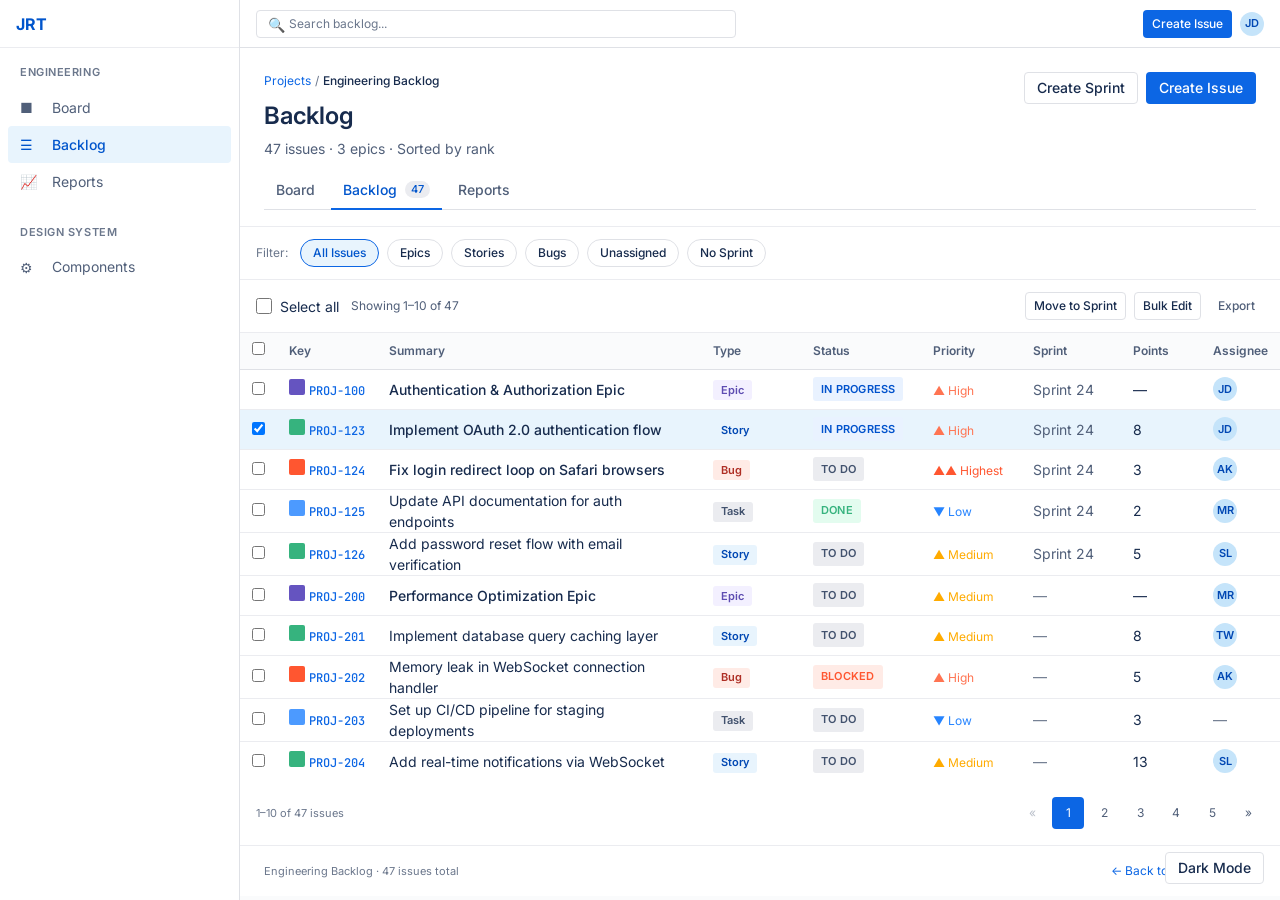
<file: pages/backlog.html>
<!DOCTYPE html>
<html lang="en" data-theme="light">
<head>
  <meta charset="UTF-8">
  <meta name="viewport" content="width=device-width, initial-scale=1.0">
  <title>Backlog — Engineering · JRT</title>
  <link rel="stylesheet" href="../css/app.css">
  <script src="../figma/capture.js" async></script>
</head>
<body>
  <div class="app">
    <aside class="sidebar">
      <div class="sidebar__header">
        <a href="project-dashboard.html" class="topbar__logo">JRT</a>
      </div>
      <nav class="sidebar__nav">
        <div class="sidebar__section">
          <div class="sidebar__section-title">Engineering</div>
          <a href="kanban-board.html" class="sidebar__item"><span class="sidebar__item-icon">&#9632;</span> Board</a>
          <a href="backlog.html" class="sidebar__item is-active"><span class="sidebar__item-icon">&#9776;</span> Backlog</a>
          <a href="sprint-dashboard.html" class="sidebar__item"><span class="sidebar__item-icon">&#128200;</span> Reports</a>
        </div>
        <div class="sidebar__section">
          <div class="sidebar__section-title">Design System</div>
          <a href="../index.html" class="sidebar__item"><span class="sidebar__item-icon">&#9881;</span> Components</a>
        </div>
      </nav>
    </aside>

    <div class="app__main">
      <header class="topbar">
        <div class="topbar__search">
          <div class="search-input">
            <span class="search-input__icon">&#128269;</span>
            <input type="search" class="input input--sm" placeholder="Search backlog...">
          </div>
        </div>
        <div class="topbar__actions">
          <button class="btn btn--primary btn--sm">Create Issue</button>
          <span class="avatar avatar--sm">JD</span>
        </div>
      </header>

      <div class="page-header">
        <div class="page-header__top">
          <div>
            <nav class="breadcrumbs mb-2">
              <span class="breadcrumbs__item"><a href="project-dashboard.html">Projects</a><span class="breadcrumbs__separator">/</span></span>
              <span class="breadcrumbs__item is-current">Engineering Backlog</span>
            </nav>
            <h1 class="page-header__title">Backlog</h1>
            <p class="page-header__subtitle">47 issues · 3 epics · Sorted by rank</p>
          </div>
          <div class="page-header__actions">
            <button class="btn btn--secondary">Create Sprint</button>
            <button class="btn btn--primary">Create Issue</button>
          </div>
        </div>
        <div class="tabs">
          <a href="kanban-board.html" class="tab">Board</a>
          <a href="backlog.html" class="tab is-active">Backlog <span class="tab__count">47</span></a>
          <a href="sprint-dashboard.html" class="tab">Reports</a>
        </div>
      </div>

      <div class="filter-bar">
        <span class="filter-bar__label">Filter:</span>
        <span class="chip is-selected">All Issues</span>
        <span class="chip">Epics</span>
        <span class="chip">Stories</span>
        <span class="chip">Bugs</span>
        <span class="chip">Unassigned</span>
        <span class="chip">No Sprint</span>
      </div>

      <div class="backlog-toolbar">
        <label class="checkbox"><input type="checkbox"> Select all</label>
        <span class="backlog-toolbar__count">Showing 1–10 of 47</span>
        <div class="ml-auto flex gap-2">
          <button class="btn btn--secondary btn--sm">Move to Sprint</button>
          <button class="btn btn--secondary btn--sm">Bulk Edit</button>
          <button class="btn btn--subtle btn--sm">Export</button>
        </div>
      </div>

      <main class="app__content app__content--flush">
        <div class="table-container" style="border:none;border-radius:0">
          <table class="table">
            <thead>
              <tr>
                <th style="width:32px"><input type="checkbox"></th>
                <th class="table__sortable" style="width:100px">Key</th>
                <th class="table__sortable">Summary</th>
                <th style="width:100px">Type</th>
                <th style="width:120px">Status</th>
                <th style="width:100px">Priority</th>
                <th style="width:100px">Sprint</th>
                <th style="width:80px">Points</th>
                <th style="width:60px">Assignee</th>
              </tr>
            </thead>
            <tbody>
              <tr>
                <td><input type="checkbox"></td>
                <td><span class="issue-type issue-type--epic"><span class="issue-type__icon"></span></span> <a href="issue-detail.html" class="issue-key">PROJ-100</a></td>
                <td class="font-medium">Authentication & Authorization Epic</td>
                <td><span class="badge badge--discovery">Epic</span></td>
                <td><span class="status status--in-progress">In Progress</span></td>
                <td><span class="priority priority--high">&#9650; High</span></td>
                <td class="text-secondary">Sprint 24</td>
                <td>—</td>
                <td><span class="avatar avatar--sm">JD</span></td>
              </tr>
              <tr class="is-selected">
                <td><input type="checkbox" checked></td>
                <td><span class="issue-type issue-type--story"><span class="issue-type__icon"></span></span> <a href="issue-detail.html" class="issue-key">PROJ-123</a></td>
                <td class="font-medium">Implement OAuth 2.0 authentication flow</td>
                <td><span class="badge badge--brand">Story</span></td>
                <td><span class="status status--in-progress">In Progress</span></td>
                <td><span class="priority priority--high">&#9650; High</span></td>
                <td class="text-secondary">Sprint 24</td>
                <td>8</td>
                <td><span class="avatar avatar--sm">JD</span></td>
              </tr>
              <tr>
                <td><input type="checkbox"></td>
                <td><span class="issue-type issue-type--bug"><span class="issue-type__icon"></span></span> <a href="issue-detail.html" class="issue-key">PROJ-124</a></td>
                <td class="font-medium">Fix login redirect loop on Safari browsers</td>
                <td><span class="badge badge--danger">Bug</span></td>
                <td><span class="status status--todo">To Do</span></td>
                <td><span class="priority priority--highest">&#9650;&#9650; Highest</span></td>
                <td class="text-secondary">Sprint 24</td>
                <td>3</td>
                <td><span class="avatar avatar--sm">AK</span></td>
              </tr>
              <tr>
                <td><input type="checkbox"></td>
                <td><span class="issue-type issue-type--task"><span class="issue-type__icon"></span></span> <span class="issue-key">PROJ-125</span></td>
                <td>Update API documentation for auth endpoints</td>
                <td><span class="badge badge--default">Task</span></td>
                <td><span class="status status--done">Done</span></td>
                <td><span class="priority priority--low">&#9660; Low</span></td>
                <td class="text-secondary">Sprint 24</td>
                <td>2</td>
                <td><span class="avatar avatar--sm">MR</span></td>
              </tr>
              <tr>
                <td><input type="checkbox"></td>
                <td><span class="issue-type issue-type--story"><span class="issue-type__icon"></span></span> <span class="issue-key">PROJ-126</span></td>
                <td>Add password reset flow with email verification</td>
                <td><span class="badge badge--brand">Story</span></td>
                <td><span class="status status--todo">To Do</span></td>
                <td><span class="priority priority--medium">&#9650; Medium</span></td>
                <td class="text-secondary">Sprint 24</td>
                <td>5</td>
                <td><span class="avatar avatar--sm">SL</span></td>
              </tr>
              <tr>
                <td><input type="checkbox"></td>
                <td><span class="issue-type issue-type--epic"><span class="issue-type__icon"></span></span> <span class="issue-key">PROJ-200</span></td>
                <td class="font-medium">Performance Optimization Epic</td>
                <td><span class="badge badge--discovery">Epic</span></td>
                <td><span class="status status--todo">To Do</span></td>
                <td><span class="priority priority--medium">&#9650; Medium</span></td>
                <td class="text-tertiary">—</td>
                <td>—</td>
                <td><span class="avatar avatar--sm">MR</span></td>
              </tr>
              <tr>
                <td><input type="checkbox"></td>
                <td><span class="issue-type issue-type--story"><span class="issue-type__icon"></span></span> <span class="issue-key">PROJ-201</span></td>
                <td>Implement database query caching layer</td>
                <td><span class="badge badge--brand">Story</span></td>
                <td><span class="status status--todo">To Do</span></td>
                <td><span class="priority priority--medium">&#9650; Medium</span></td>
                <td class="text-tertiary">—</td>
                <td>8</td>
                <td><span class="avatar avatar--sm">TW</span></td>
              </tr>
              <tr>
                <td><input type="checkbox"></td>
                <td><span class="issue-type issue-type--bug"><span class="issue-type__icon"></span></span> <span class="issue-key">PROJ-202</span></td>
                <td>Memory leak in WebSocket connection handler</td>
                <td><span class="badge badge--danger">Bug</span></td>
                <td><span class="status status--blocked">Blocked</span></td>
                <td><span class="priority priority--high">&#9650; High</span></td>
                <td class="text-tertiary">—</td>
                <td>5</td>
                <td><span class="avatar avatar--sm">AK</span></td>
              </tr>
              <tr>
                <td><input type="checkbox"></td>
                <td><span class="issue-type issue-type--task"><span class="issue-type__icon"></span></span> <span class="issue-key">PROJ-203</span></td>
                <td>Set up CI/CD pipeline for staging deployments</td>
                <td><span class="badge badge--default">Task</span></td>
                <td><span class="status status--todo">To Do</span></td>
                <td><span class="priority priority--low">&#9660; Low</span></td>
                <td class="text-tertiary">—</td>
                <td>3</td>
                <td class="text-tertiary">—</td>
              </tr>
              <tr>
                <td><input type="checkbox"></td>
                <td><span class="issue-type issue-type--story"><span class="issue-type__icon"></span></span> <span class="issue-key">PROJ-204</span></td>
                <td>Add real-time notifications via WebSocket</td>
                <td><span class="badge badge--brand">Story</span></td>
                <td><span class="status status--todo">To Do</span></td>
                <td><span class="priority priority--medium">&#9650; Medium</span></td>
                <td class="text-tertiary">—</td>
                <td>13</td>
                <td><span class="avatar avatar--sm">SL</span></td>
              </tr>
            </tbody>
          </table>
        </div>

        <div class="flex items-center justify-between p-4 bg-primary border-t">
          <span class="caption">1–10 of 47 issues</span>
          <div class="pagination">
            <button class="pagination__btn" disabled>&laquo;</button>
            <button class="pagination__btn is-active">1</button>
            <button class="pagination__btn">2</button>
            <button class="pagination__btn">3</button>
            <button class="pagination__btn">4</button>
            <button class="pagination__btn">5</button>
            <button class="pagination__btn">&raquo;</button>
          </div>
        </div>

        <footer class="page-footer">
          <span class="caption">Engineering Backlog · 47 issues total</span>
          <a href="../index.html" class="page-footer__link">← Back to Design System</a>
        </footer>
      </main>
    </div>
  </div>

  <button class="btn btn--secondary theme-toggle" id="theme-toggle" style="position:fixed;bottom:16px;right:16px;z-index:300">Dark Mode</button>
  <script>
    document.getElementById('theme-toggle').addEventListener('click', () => {
      const html = document.documentElement;
      html.setAttribute('data-theme', html.getAttribute('data-theme') === 'dark' ? 'light' : 'dark');
    });
  </script>
</body>
</html>
</file>
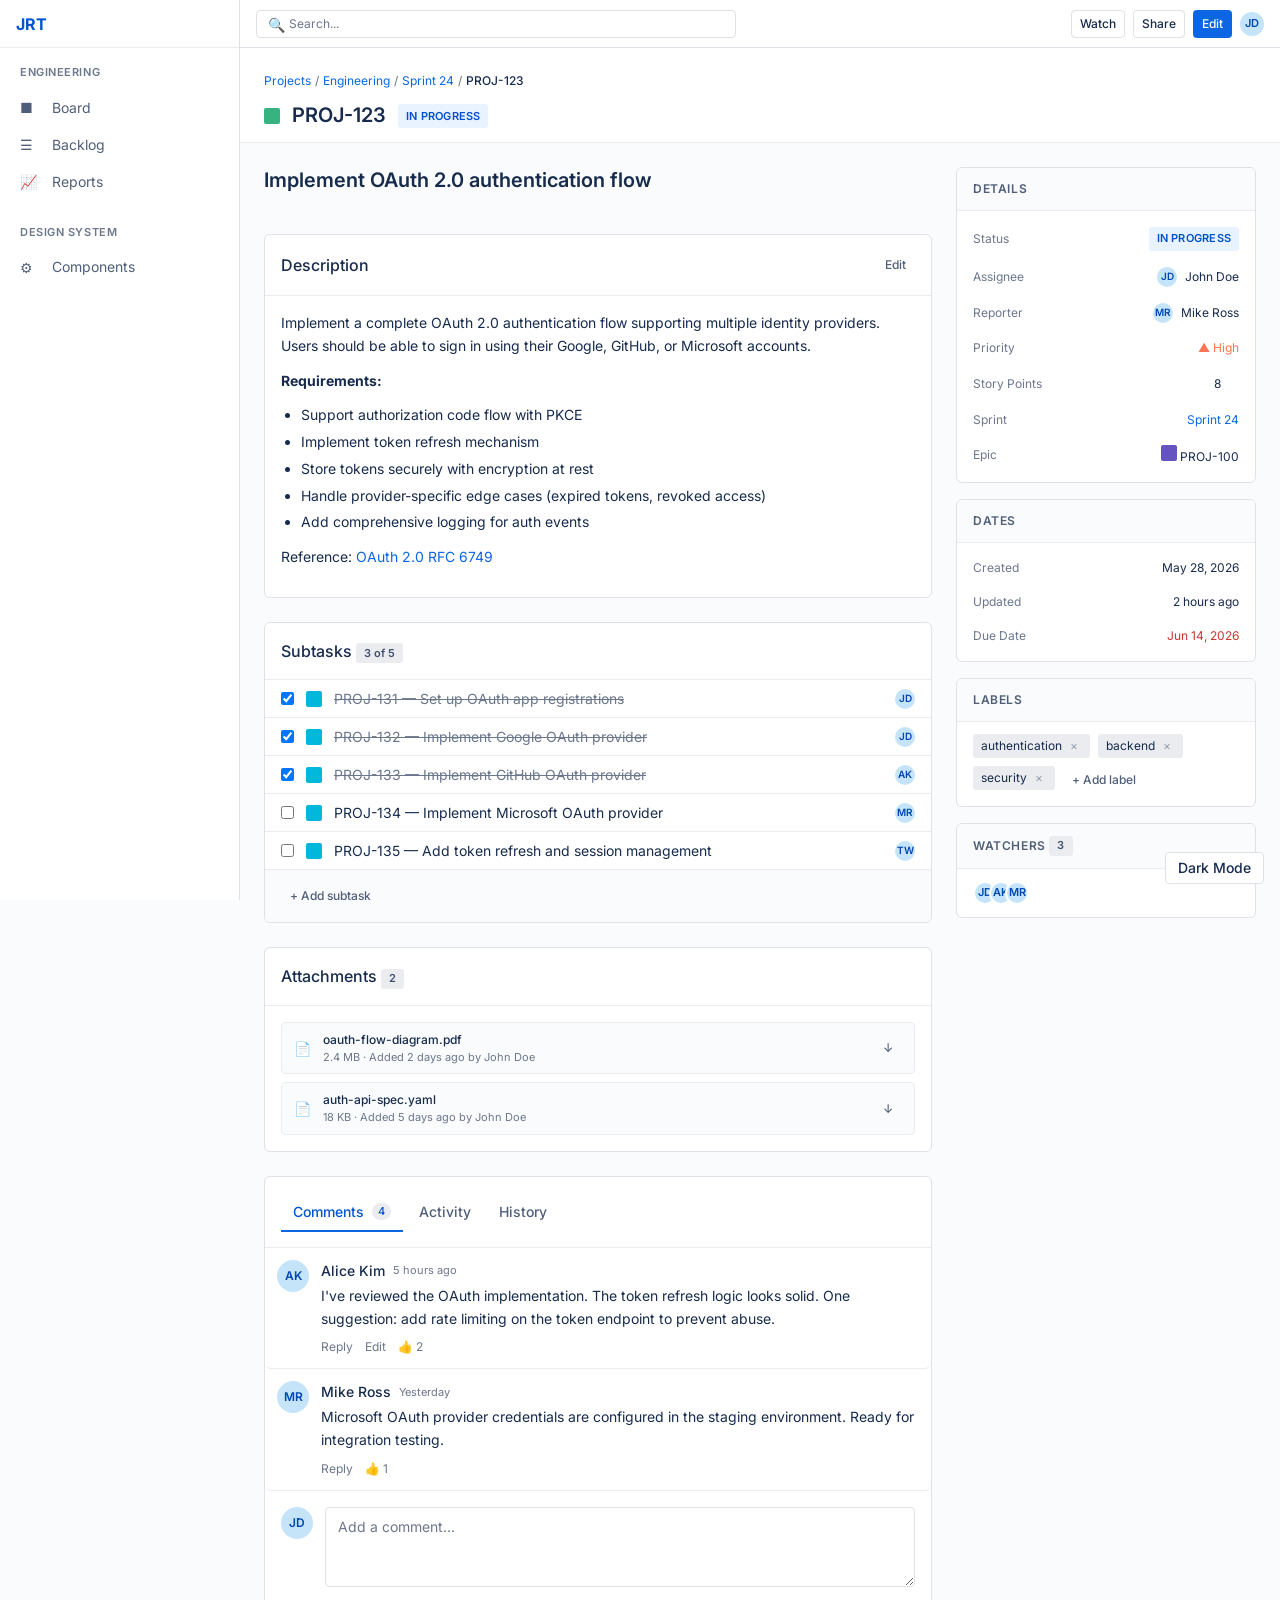
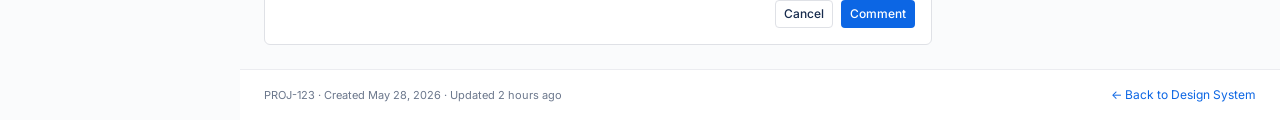
<file: pages/issue-detail.html>
<!DOCTYPE html>
<html lang="en" data-theme="light">
<head>
  <meta charset="UTF-8">
  <meta name="viewport" content="width=device-width, initial-scale=1.0">
  <title>PROJ-123 — Implement OAuth 2.0 · JRT</title>
  <link rel="stylesheet" href="../css/app.css">
  <script src="../figma/capture.js" async></script>
</head>
<body>
  <div class="app">
    <aside class="sidebar">
      <div class="sidebar__header">
        <a href="project-dashboard.html" class="topbar__logo">JRT</a>
      </div>
      <nav class="sidebar__nav">
        <div class="sidebar__section">
          <div class="sidebar__section-title">Engineering</div>
          <a href="kanban-board.html" class="sidebar__item"><span class="sidebar__item-icon">&#9632;</span> Board</a>
          <a href="backlog.html" class="sidebar__item"><span class="sidebar__item-icon">&#9776;</span> Backlog</a>
          <a href="sprint-dashboard.html" class="sidebar__item"><span class="sidebar__item-icon">&#128200;</span> Reports</a>
        </div>
        <div class="sidebar__section">
          <div class="sidebar__section-title">Design System</div>
          <a href="../index.html" class="sidebar__item"><span class="sidebar__item-icon">&#9881;</span> Components</a>
        </div>
      </nav>
    </aside>

    <div class="app__main">
      <header class="topbar">
        <div class="topbar__search">
          <div class="search-input">
            <span class="search-input__icon">&#128269;</span>
            <input type="search" class="input input--sm" placeholder="Search...">
          </div>
        </div>
        <div class="topbar__actions">
          <button class="btn btn--secondary btn--sm">Watch</button>
          <button class="btn btn--secondary btn--sm">Share</button>
          <button class="btn btn--primary btn--sm">Edit</button>
          <span class="avatar avatar--sm">JD</span>
        </div>
      </header>

      <div class="page-header" style="padding-bottom:var(--space-3)">
        <nav class="breadcrumbs mb-3">
          <span class="breadcrumbs__item"><a href="project-dashboard.html">Projects</a><span class="breadcrumbs__separator">/</span></span>
          <span class="breadcrumbs__item"><a href="project-dashboard.html">Engineering</a><span class="breadcrumbs__separator">/</span></span>
          <span class="breadcrumbs__item"><a href="kanban-board.html">Sprint 24</a><span class="breadcrumbs__separator">/</span></span>
          <span class="breadcrumbs__item is-current">PROJ-123</span>
        </nav>
        <div class="flex items-center gap-3">
          <span class="issue-type issue-type--story"><span class="issue-type__icon"></span></span>
          <h1 class="heading-3">PROJ-123</h1>
          <span class="status status--in-progress">In Progress</span>
        </div>
      </div>

      <main class="app__content">
        <div class="issue-layout">
          <div class="issue-layout__main">
            <h2 class="issue-detail__title">Implement OAuth 2.0 authentication flow</h2>

            <div class="card">
              <div class="card__header flex items-center justify-between">
                <h3 class="heading-5">Description</h3>
                <button class="btn btn--subtle btn--sm">Edit</button>
              </div>
              <div class="card__body">
                <div class="issue-detail__description">
                  <p>Implement a complete OAuth 2.0 authentication flow supporting multiple identity providers. Users should be able to sign in using their Google, GitHub, or Microsoft accounts.</p>
                  <p><strong>Requirements:</strong></p>
                  <ul>
                    <li>Support authorization code flow with PKCE</li>
                    <li>Implement token refresh mechanism</li>
                    <li>Store tokens securely with encryption at rest</li>
                    <li>Handle provider-specific edge cases (expired tokens, revoked access)</li>
                    <li>Add comprehensive logging for auth events</li>
                  </ul>
                  <p>Reference: <a href="#" class="link">OAuth 2.0 RFC 6749</a></p>
                </div>
              </div>
            </div>

            <div class="card">
              <div class="card__header">
                <h3 class="heading-5">Subtasks <span class="badge badge--default">3 of 5</span></h3>
              </div>
              <div class="subtask-list">
                <div class="subtask-item is-done">
                  <input type="checkbox" checked>
                  <span class="issue-type issue-type--subtask"><span class="issue-type__icon"></span></span>
                  <span class="subtask-item__title">PROJ-131 — Set up OAuth app registrations</span>
                  <span class="avatar avatar--xs">JD</span>
                </div>
                <div class="subtask-item is-done">
                  <input type="checkbox" checked>
                  <span class="issue-type issue-type--subtask"><span class="issue-type__icon"></span></span>
                  <span class="subtask-item__title">PROJ-132 — Implement Google OAuth provider</span>
                  <span class="avatar avatar--xs">JD</span>
                </div>
                <div class="subtask-item is-done">
                  <input type="checkbox" checked>
                  <span class="issue-type issue-type--subtask"><span class="issue-type__icon"></span></span>
                  <span class="subtask-item__title">PROJ-133 — Implement GitHub OAuth provider</span>
                  <span class="avatar avatar--xs">AK</span>
                </div>
                <div class="subtask-item">
                  <input type="checkbox">
                  <span class="issue-type issue-type--subtask"><span class="issue-type__icon"></span></span>
                  <span class="subtask-item__title">PROJ-134 — Implement Microsoft OAuth provider</span>
                  <span class="avatar avatar--xs">MR</span>
                </div>
                <div class="subtask-item">
                  <input type="checkbox">
                  <span class="issue-type issue-type--subtask"><span class="issue-type__icon"></span></span>
                  <span class="subtask-item__title">PROJ-135 — Add token refresh and session management</span>
                  <span class="avatar avatar--xs">TW</span>
                </div>
              </div>
              <div class="card__footer">
                <button class="btn btn--subtle btn--sm">+ Add subtask</button>
              </div>
            </div>

            <div class="card">
              <div class="card__header">
                <h3 class="heading-5">Attachments <span class="badge badge--default">2</span></h3>
              </div>
              <div class="card__body flex flex-col gap-2">
                <div class="attachment">
                  <span class="attachment__icon">&#128196;</span>
                  <div class="attachment__info">
                    <div class="attachment__name">oauth-flow-diagram.pdf</div>
                    <div class="attachment__size">2.4 MB · Added 2 days ago by John Doe</div>
                  </div>
                  <button class="btn btn--icon btn--sm btn--subtle">&#8595;</button>
                </div>
                <div class="attachment">
                  <span class="attachment__icon">&#128196;</span>
                  <div class="attachment__info">
                    <div class="attachment__name">auth-api-spec.yaml</div>
                    <div class="attachment__size">18 KB · Added 5 days ago by John Doe</div>
                  </div>
                  <button class="btn btn--icon btn--sm btn--subtle">&#8595;</button>
                </div>
              </div>
            </div>

            <div class="card">
              <div class="card__header">
                <div class="tabs" style="border:none;margin:0">
                  <button class="tab is-active">Comments <span class="tab__count">4</span></button>
                  <button class="tab">Activity</button>
                  <button class="tab">History</button>
                </div>
              </div>
              <div class="card__body" style="padding:0">
                <div class="comment" style="border-bottom:1px solid var(--color-border-subtle)">
                  <span class="comment__avatar"><span class="avatar avatar--md">AK</span></span>
                  <div class="comment__body">
                    <div class="comment__header">
                      <span class="comment__author">Alice Kim</span>
                      <span class="comment__time">5 hours ago</span>
                    </div>
                    <div class="comment__text">I've reviewed the OAuth implementation. The token refresh logic looks solid. One suggestion: add rate limiting on the token endpoint to prevent abuse.</div>
                    <div class="comment__actions">
                      <span class="comment__action">Reply</span>
                      <span class="comment__action">Edit</span>
                      <span class="comment__action">👍 2</span>
                    </div>
                  </div>
                </div>
                <div class="comment" style="border-bottom:1px solid var(--color-border-subtle)">
                  <span class="comment__avatar"><span class="avatar avatar--md">MR</span></span>
                  <div class="comment__body">
                    <div class="comment__header">
                      <span class="comment__author">Mike Ross</span>
                      <span class="comment__time">Yesterday</span>
                    </div>
                    <div class="comment__text">Microsoft OAuth provider credentials are configured in the staging environment. Ready for integration testing.</div>
                    <div class="comment__actions">
                      <span class="comment__action">Reply</span>
                      <span class="comment__action">👍 1</span>
                    </div>
                  </div>
                </div>
                <div class="comment-composer" style="padding:var(--space-4)">
                  <span class="avatar avatar--md">JD</span>
                  <div class="comment-composer__input">
                    <textarea class="input textarea" rows="3" placeholder="Add a comment..."></textarea>
                    <div class="flex justify-end gap-2 mt-2">
                      <button class="btn btn--secondary btn--sm">Cancel</button>
                      <button class="btn btn--primary btn--sm">Comment</button>
                    </div>
                  </div>
                </div>
              </div>
            </div>
          </div>

          <aside class="issue-layout__sidebar">
            <div class="detail-panel">
              <div class="detail-panel__header">Details</div>
              <div class="detail-panel__body">
                <div class="detail-field">
                  <span class="detail-field__label">Status</span>
                  <span class="detail-field__value"><span class="status status--in-progress">In Progress</span></span>
                </div>
                <div class="detail-field">
                  <span class="detail-field__label">Assignee</span>
                  <span class="detail-field__value flex items-center gap-2" style="justify-content:flex-end"><span class="avatar avatar--xs">JD</span> John Doe</span>
                </div>
                <div class="detail-field">
                  <span class="detail-field__label">Reporter</span>
                  <span class="detail-field__value flex items-center gap-2" style="justify-content:flex-end"><span class="avatar avatar--xs">MR</span> Mike Ross</span>
                </div>
                <div class="detail-field">
                  <span class="detail-field__label">Priority</span>
                  <span class="detail-field__value"><span class="priority priority--high">&#9650; High</span></span>
                </div>
                <div class="detail-field">
                  <span class="detail-field__label">Story Points</span>
                  <span class="detail-field__value"><span class="inline-edit">8 <span class="inline-edit__icon">&#9998;</span></span></span>
                </div>
                <div class="detail-field">
                  <span class="detail-field__label">Sprint</span>
                  <span class="detail-field__value"><a href="kanban-board.html" class="link">Sprint 24</a></span>
                </div>
                <div class="detail-field">
                  <span class="detail-field__label">Epic</span>
                  <span class="detail-field__value"><span class="issue-type issue-type--epic"><span class="issue-type__icon"></span></span> PROJ-100</span>
                </div>
              </div>
            </div>

            <div class="detail-panel">
              <div class="detail-panel__header">Dates</div>
              <div class="detail-panel__body">
                <div class="detail-field">
                  <span class="detail-field__label">Created</span>
                  <span class="detail-field__value">May 28, 2026</span>
                </div>
                <div class="detail-field">
                  <span class="detail-field__label">Updated</span>
                  <span class="detail-field__value">2 hours ago</span>
                </div>
                <div class="detail-field">
                  <span class="detail-field__label">Due Date</span>
                  <span class="detail-field__value text-danger">Jun 14, 2026</span>
                </div>
              </div>
            </div>

            <div class="detail-panel">
              <div class="detail-panel__header">Labels</div>
              <div class="detail-panel__body" style="padding:var(--space-3) var(--space-4)">
                <div class="flex flex-wrap gap-2">
                  <span class="tag">authentication <button class="tag__remove">&times;</button></span>
                  <span class="tag">backend <button class="tag__remove">&times;</button></span>
                  <span class="tag">security <button class="tag__remove">&times;</button></span>
                  <button class="btn btn--subtle btn--sm">+ Add label</button>
                </div>
              </div>
            </div>

            <div class="detail-panel">
              <div class="detail-panel__header">Watchers <span class="badge badge--default">3</span></div>
              <div class="detail-panel__body" style="padding:var(--space-3) var(--space-4)">
                <div class="avatar-group">
                  <span class="avatar avatar--sm">JD</span>
                  <span class="avatar avatar--sm">AK</span>
                  <span class="avatar avatar--sm">MR</span>
                </div>
              </div>
            </div>
          </aside>
        </div>

        <footer class="page-footer">
          <span class="caption">PROJ-123 · Created May 28, 2026 · Updated 2 hours ago</span>
          <a href="../index.html" class="page-footer__link">← Back to Design System</a>
        </footer>
      </main>
    </div>
  </div>

  <button class="btn btn--secondary theme-toggle" id="theme-toggle" style="position:fixed;bottom:16px;right:16px;z-index:300">Dark Mode</button>
  <script>
    document.getElementById('theme-toggle').addEventListener('click', () => {
      const html = document.documentElement;
      html.setAttribute('data-theme', html.getAttribute('data-theme') === 'dark' ? 'light' : 'dark');
    });
  </script>
</body>
</html>
</file>
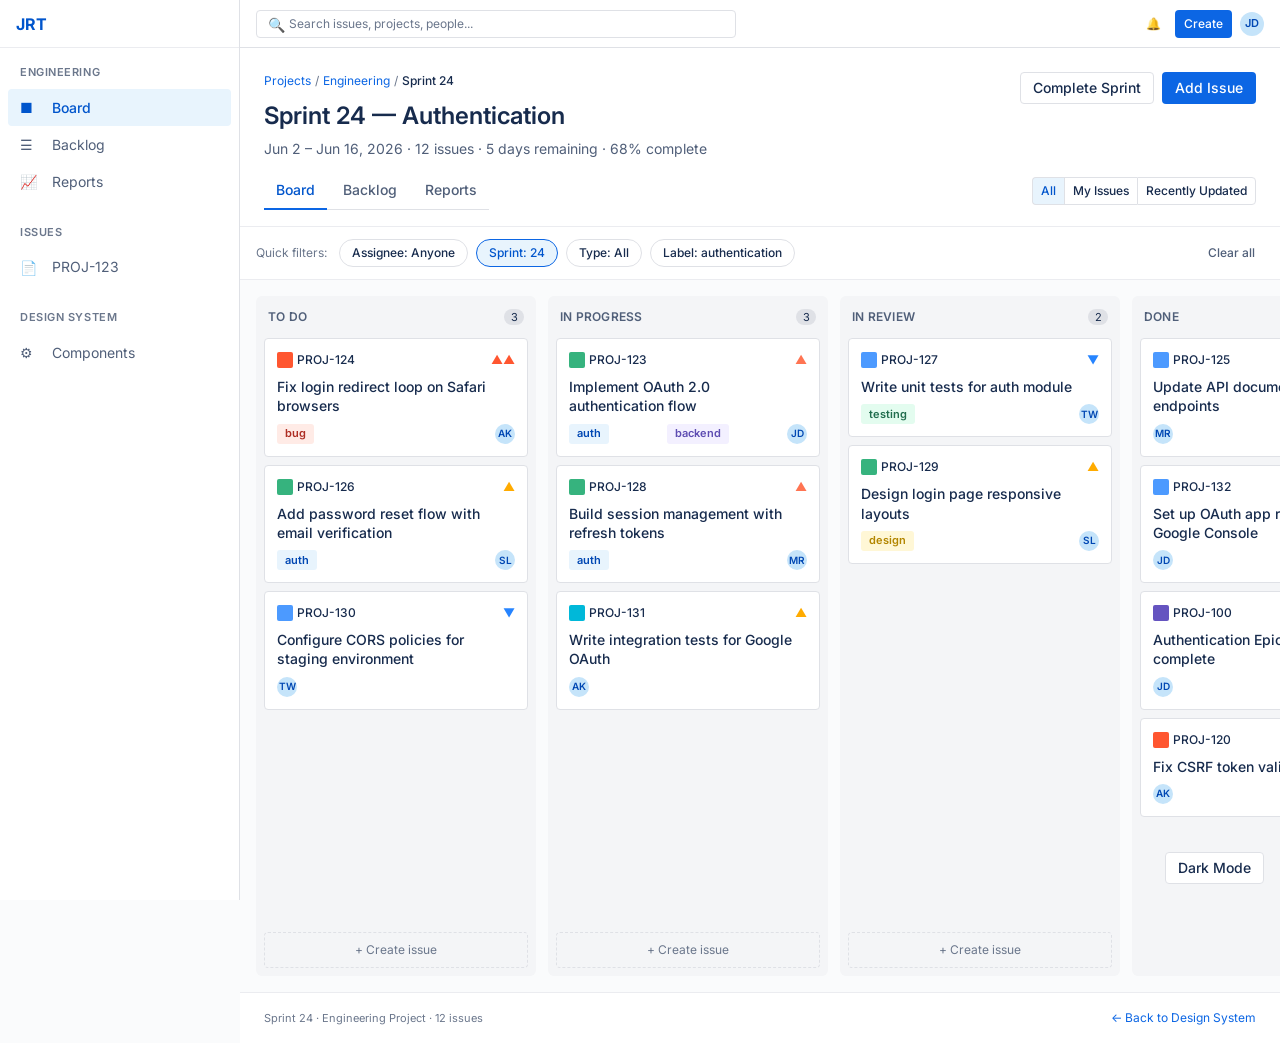
<file: pages/kanban-board.html>
<!DOCTYPE html>
<html lang="en" data-theme="light">
<head>
  <meta charset="UTF-8">
  <meta name="viewport" content="width=device-width, initial-scale=1.0">
  <title>Kanban Board — Engineering · JRT</title>
  <link rel="stylesheet" href="../css/app.css">
  <script src="../figma/capture.js" async></script>
</head>
<body>
  <div class="app">
    <aside class="sidebar">
      <div class="sidebar__header">
        <a href="project-dashboard.html" class="topbar__logo">JRT</a>
      </div>
      <nav class="sidebar__nav">
        <div class="sidebar__section">
          <div class="sidebar__section-title">Engineering</div>
          <a href="kanban-board.html" class="sidebar__item is-active"><span class="sidebar__item-icon">&#9632;</span> Board</a>
          <a href="backlog.html" class="sidebar__item"><span class="sidebar__item-icon">&#9776;</span> Backlog</a>
          <a href="sprint-dashboard.html" class="sidebar__item"><span class="sidebar__item-icon">&#128200;</span> Reports</a>
        </div>
        <div class="sidebar__section">
          <div class="sidebar__section-title">Issues</div>
          <a href="issue-detail.html" class="sidebar__item"><span class="sidebar__item-icon">&#128196;</span> PROJ-123</a>
        </div>
        <div class="sidebar__section">
          <div class="sidebar__section-title">Design System</div>
          <a href="../index.html" class="sidebar__item"><span class="sidebar__item-icon">&#9881;</span> Components</a>
        </div>
      </nav>
    </aside>

    <div class="app__main">
      <header class="topbar">
        <div class="topbar__search">
          <div class="search-input">
            <span class="search-input__icon">&#128269;</span>
            <input type="search" class="input input--sm" placeholder="Search issues, projects, people...">
          </div>
        </div>
        <div class="topbar__actions">
          <button class="btn btn--subtle btn--icon btn--sm" title="Notifications">&#128276;</button>
          <button class="btn btn--primary btn--sm">Create</button>
          <span class="avatar avatar--sm">JD</span>
        </div>
      </header>

      <div class="page-header">
        <div class="page-header__top">
          <div>
            <nav class="breadcrumbs mb-2">
              <span class="breadcrumbs__item"><a href="project-dashboard.html">Projects</a><span class="breadcrumbs__separator">/</span></span>
              <span class="breadcrumbs__item"><a href="project-dashboard.html">Engineering</a><span class="breadcrumbs__separator">/</span></span>
              <span class="breadcrumbs__item is-current">Sprint 24</span>
            </nav>
            <h1 class="page-header__title">Sprint 24 — Authentication</h1>
            <p class="page-header__subtitle">Jun 2 – Jun 16, 2026 · 12 issues · 5 days remaining · 68% complete</p>
          </div>
          <div class="page-header__actions">
            <button class="btn btn--secondary">Complete Sprint</button>
            <button class="btn btn--primary">Add Issue</button>
          </div>
        </div>
        <div class="flex items-center justify-between">
          <div class="tabs">
            <a href="kanban-board.html" class="tab is-active">Board</a>
            <a href="backlog.html" class="tab">Backlog</a>
            <a href="sprint-dashboard.html" class="tab">Reports</a>
          </div>
          <div class="btn-group">
            <button class="btn btn--secondary btn--sm is-active">All</button>
            <button class="btn btn--secondary btn--sm">My Issues</button>
            <button class="btn btn--secondary btn--sm">Recently Updated</button>
          </div>
        </div>
      </div>

      <div class="filter-bar">
        <span class="filter-bar__label">Quick filters:</span>
        <span class="chip">Assignee: Anyone</span>
        <span class="chip is-selected">Sprint: 24</span>
        <span class="chip">Type: All</span>
        <span class="chip">Label: authentication</span>
        <button class="btn btn--subtle btn--sm ml-auto">Clear all</button>
      </div>

      <main class="app__content app__content--flush">
        <div class="kanban kanban--full">
          <!-- To Do -->
          <div class="kanban__column kanban__column--full">
            <div class="kanban__column-header">
              <span class="kanban__column-title">To Do</span>
              <span class="kanban__column-count">3</span>
            </div>
            <div class="kanban__column-body">
              <a href="issue-detail.html" class="issue-card" style="text-decoration:none;color:inherit">
                <div class="issue-card__header">
                  <span class="issue-type issue-type--bug"><span class="issue-type__icon"></span> PROJ-124</span>
                  <span class="priority priority--highest">&#9650;&#9650;</span>
                </div>
                <div class="issue-card__title">Fix login redirect loop on Safari browsers</div>
                <div class="issue-card__footer">
                  <span class="badge badge--danger">bug</span>
                  <div class="issue-card__meta"><span class="avatar avatar--xs">AK</span></div>
                </div>
              </a>
              <div class="issue-card">
                <div class="issue-card__header">
                  <span class="issue-type issue-type--story"><span class="issue-type__icon"></span> PROJ-126</span>
                  <span class="priority priority--medium">&#9650;</span>
                </div>
                <div class="issue-card__title">Add password reset flow with email verification</div>
                <div class="issue-card__footer">
                  <span class="badge badge--brand">auth</span>
                  <div class="issue-card__meta"><span class="avatar avatar--xs">SL</span></div>
                </div>
              </div>
              <div class="issue-card">
                <div class="issue-card__header">
                  <span class="issue-type issue-type--task"><span class="issue-type__icon"></span> PROJ-130</span>
                  <span class="priority priority--low">&#9660;</span>
                </div>
                <div class="issue-card__title">Configure CORS policies for staging environment</div>
                <div class="issue-card__footer">
                  <div class="issue-card__meta"><span class="avatar avatar--xs">TW</span></div>
                </div>
              </div>
            </div>
            <div class="kanban__add">+ Create issue</div>
          </div>

          <!-- In Progress -->
          <div class="kanban__column kanban__column--full">
            <div class="kanban__column-header">
              <span class="kanban__column-title">In Progress</span>
              <span class="kanban__column-count">3</span>
            </div>
            <div class="kanban__column-body">
              <a href="issue-detail.html" class="issue-card" style="text-decoration:none;color:inherit">
                <div class="issue-card__header">
                  <span class="issue-type issue-type--story"><span class="issue-type__icon"></span> PROJ-123</span>
                  <span class="priority priority--high">&#9650;</span>
                </div>
                <div class="issue-card__title">Implement OAuth 2.0 authentication flow</div>
                <div class="issue-card__footer">
                  <span class="badge badge--brand">auth</span>
                  <span class="badge badge--discovery">backend</span>
                  <div class="issue-card__meta"><span class="avatar avatar--xs">JD</span></div>
                </div>
              </a>
              <div class="issue-card">
                <div class="issue-card__header">
                  <span class="issue-type issue-type--story"><span class="issue-type__icon"></span> PROJ-128</span>
                  <span class="priority priority--high">&#9650;</span>
                </div>
                <div class="issue-card__title">Build session management with refresh tokens</div>
                <div class="issue-card__footer">
                  <span class="badge badge--brand">auth</span>
                  <div class="issue-card__meta"><span class="avatar avatar--xs">MR</span></div>
                </div>
              </div>
              <div class="issue-card">
                <div class="issue-card__header">
                  <span class="issue-type issue-type--subtask"><span class="issue-type__icon"></span> PROJ-131</span>
                  <span class="priority priority--medium">&#9650;</span>
                </div>
                <div class="issue-card__title">Write integration tests for Google OAuth</div>
                <div class="issue-card__footer">
                  <div class="issue-card__meta"><span class="avatar avatar--xs">AK</span></div>
                </div>
              </div>
            </div>
            <div class="kanban__add">+ Create issue</div>
          </div>

          <!-- In Review -->
          <div class="kanban__column kanban__column--full">
            <div class="kanban__column-header">
              <span class="kanban__column-title">In Review</span>
              <span class="kanban__column-count">2</span>
            </div>
            <div class="kanban__column-body">
              <div class="issue-card">
                <div class="issue-card__header">
                  <span class="issue-type issue-type--task"><span class="issue-type__icon"></span> PROJ-127</span>
                  <span class="priority priority--low">&#9660;</span>
                </div>
                <div class="issue-card__title">Write unit tests for auth module</div>
                <div class="issue-card__footer">
                  <span class="badge badge--success">testing</span>
                  <div class="issue-card__meta"><span class="avatar avatar--xs">TW</span></div>
                </div>
              </div>
              <div class="issue-card">
                <div class="issue-card__header">
                  <span class="issue-type issue-type--story"><span class="issue-type__icon"></span> PROJ-129</span>
                  <span class="priority priority--medium">&#9650;</span>
                </div>
                <div class="issue-card__title">Design login page responsive layouts</div>
                <div class="issue-card__footer">
                  <span class="badge badge--warning">design</span>
                  <div class="issue-card__meta"><span class="avatar avatar--xs">SL</span></div>
                </div>
              </div>
            </div>
            <div class="kanban__add">+ Create issue</div>
          </div>

          <!-- Done -->
          <div class="kanban__column kanban__column--full">
            <div class="kanban__column-header">
              <span class="kanban__column-title">Done</span>
              <span class="kanban__column-count">4</span>
            </div>
            <div class="kanban__column-body">
              <div class="issue-card">
                <div class="issue-card__header">
                  <span class="issue-type issue-type--task"><span class="issue-type__icon"></span> PROJ-125</span>
                  <span class="priority priority--low">&#9660;</span>
                </div>
                <div class="issue-card__title">Update API documentation for auth endpoints</div>
                <div class="issue-card__footer">
                  <div class="issue-card__meta"><span class="avatar avatar--xs">MR</span></div>
                </div>
              </div>
              <div class="issue-card">
                <div class="issue-card__header">
                  <span class="issue-type issue-type--task"><span class="issue-type__icon"></span> PROJ-132</span>
                  <span class="priority priority--lowest">&#9660;&#9660;</span>
                </div>
                <div class="issue-card__title">Set up OAuth app registrations in Google Console</div>
                <div class="issue-card__footer">
                  <div class="issue-card__meta"><span class="avatar avatar--xs">JD</span></div>
                </div>
              </div>
              <div class="issue-card">
                <div class="issue-card__header">
                  <span class="issue-type issue-type--epic"><span class="issue-type__icon"></span> PROJ-100</span>
                  <span class="priority priority--medium">&#9650;</span>
                </div>
                <div class="issue-card__title">Authentication Epic — planning complete</div>
                <div class="issue-card__footer">
                  <div class="issue-card__meta"><span class="avatar avatar--xs">JD</span></div>
                </div>
              </div>
              <div class="issue-card">
                <div class="issue-card__header">
                  <span class="issue-type issue-type--bug"><span class="issue-type__icon"></span> PROJ-120</span>
                  <span class="priority priority--high">&#9650;</span>
                </div>
                <div class="issue-card__title">Fix CSRF token validation on logout</div>
                <div class="issue-card__footer">
                  <div class="issue-card__meta"><span class="avatar avatar--xs">AK</span></div>
                </div>
              </div>
            </div>
          </div>
        </div>

        <footer class="page-footer">
          <span class="caption">Sprint 24 · Engineering Project · 12 issues</span>
          <a href="../index.html" class="page-footer__link">← Back to Design System</a>
        </footer>
      </main>
    </div>
  </div>

  <button class="btn btn--secondary theme-toggle" id="theme-toggle" style="position:fixed;bottom:16px;right:16px;z-index:300">Dark Mode</button>
  <script>
    document.getElementById('theme-toggle').addEventListener('click', () => {
      const html = document.documentElement;
      html.setAttribute('data-theme', html.getAttribute('data-theme') === 'dark' ? 'light' : 'dark');
    });
  </script>
</body>
</html>
</file>
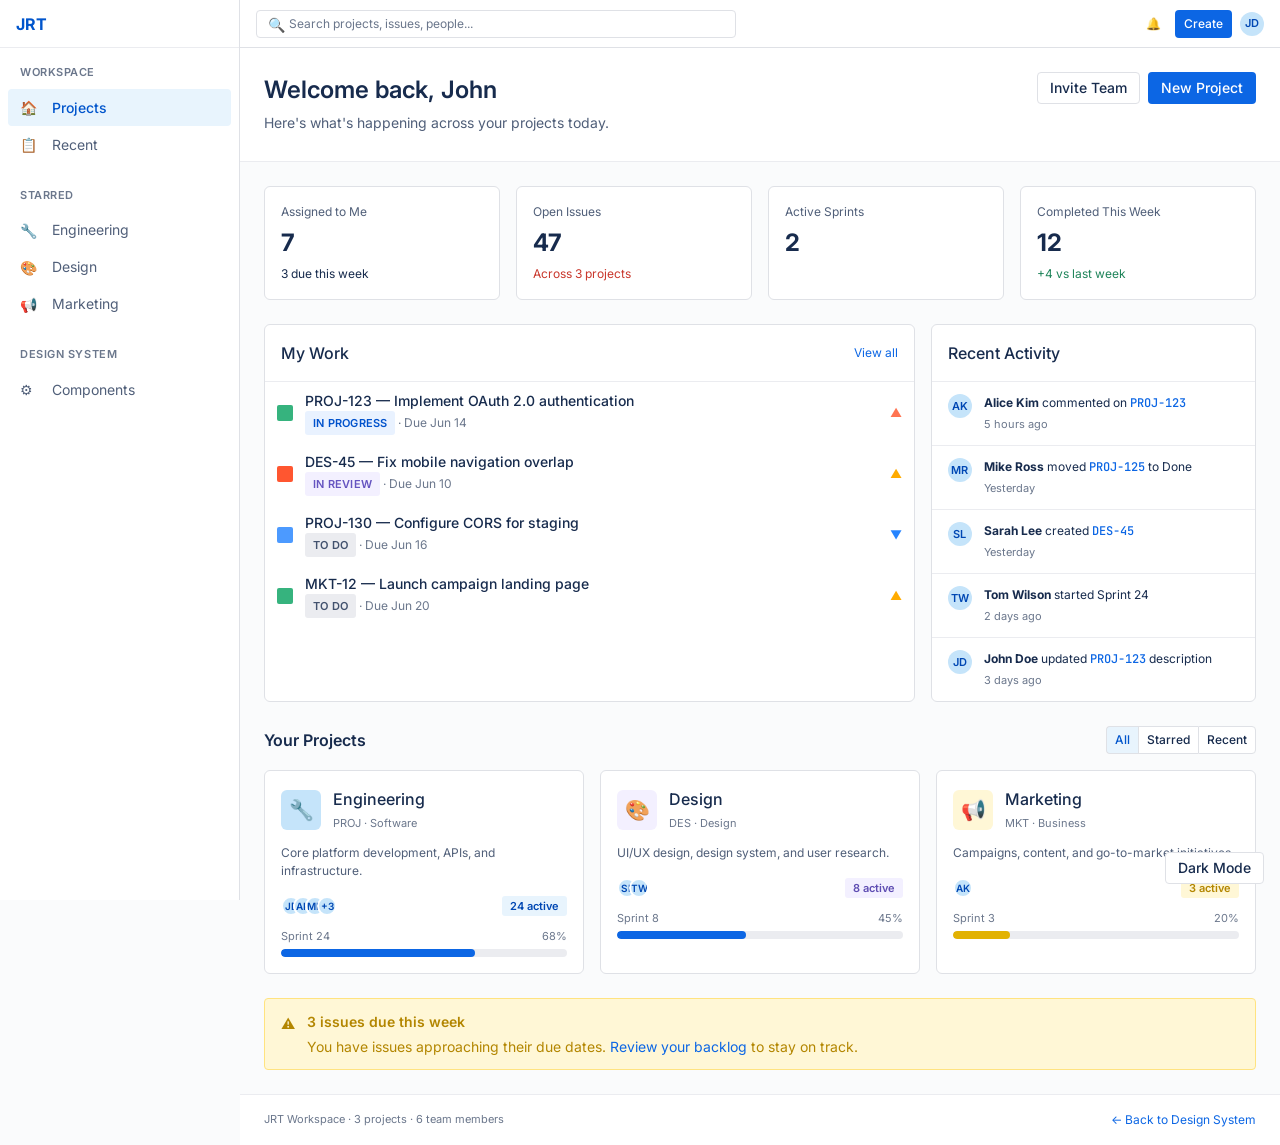
<file: pages/project-dashboard.html>
<!DOCTYPE html>
<html lang="en" data-theme="light">
<head>
  <meta charset="UTF-8">
  <meta name="viewport" content="width=device-width, initial-scale=1.0">
  <title>Projects — JRT</title>
  <link rel="stylesheet" href="../css/app.css">
  <script src="../figma/capture.js" async></script>
</head>
<body>
  <div class="app">
    <aside class="sidebar">
      <div class="sidebar__header">
        <a href="project-dashboard.html" class="topbar__logo">JRT</a>
      </div>
      <nav class="sidebar__nav">
        <div class="sidebar__section">
          <div class="sidebar__section-title">Workspace</div>
          <a href="project-dashboard.html" class="sidebar__item is-active"><span class="sidebar__item-icon">&#127968;</span> Projects</a>
          <a href="kanban-board.html" class="sidebar__item"><span class="sidebar__item-icon">&#128203;</span> Recent</a>
        </div>
        <div class="sidebar__section">
          <div class="sidebar__section-title">Starred</div>
          <a href="kanban-board.html" class="sidebar__item"><span class="sidebar__item-icon">&#128295;</span> Engineering</a>
          <a href="#" class="sidebar__item"><span class="sidebar__item-icon">&#127912;</span> Design</a>
          <a href="#" class="sidebar__item"><span class="sidebar__item-icon">&#128226;</span> Marketing</a>
        </div>
        <div class="sidebar__section">
          <div class="sidebar__section-title">Design System</div>
          <a href="../index.html" class="sidebar__item"><span class="sidebar__item-icon">&#9881;</span> Components</a>
        </div>
      </nav>
    </aside>

    <div class="app__main">
      <header class="topbar">
        <div class="topbar__search">
          <div class="search-input">
            <span class="search-input__icon">&#128269;</span>
            <input type="search" class="input input--sm" placeholder="Search projects, issues, people...">
          </div>
        </div>
        <div class="topbar__actions">
          <button class="btn btn--subtle btn--icon btn--sm">&#128276;</button>
          <button class="btn btn--primary btn--sm">Create</button>
          <span class="avatar avatar--sm">JD</span>
        </div>
      </header>

      <div class="page-header">
        <div class="page-header__top">
          <div>
            <h1 class="page-header__title">Welcome back, John</h1>
            <p class="page-header__subtitle">Here's what's happening across your projects today.</p>
          </div>
          <div class="page-header__actions">
            <button class="btn btn--secondary">Invite Team</button>
            <button class="btn btn--primary">New Project</button>
          </div>
        </div>
      </div>

      <main class="app__content">
        <div class="dashboard">
          <!-- Quick stats -->
          <div class="dashboard__grid">
            <div class="metric-card">
              <div class="metric-card__label">Assigned to Me</div>
              <div class="metric-card__value">7</div>
              <div class="metric-card__change">3 due this week</div>
            </div>
            <div class="metric-card">
              <div class="metric-card__label">Open Issues</div>
              <div class="metric-card__value">47</div>
              <div class="metric-card__change metric-card__change--down">Across 3 projects</div>
            </div>
            <div class="metric-card">
              <div class="metric-card__label">Active Sprints</div>
              <div class="metric-card__value">2</div>
            </div>
            <div class="metric-card">
              <div class="metric-card__label">Completed This Week</div>
              <div class="metric-card__value">12</div>
              <div class="metric-card__change metric-card__change--up">+4 vs last week</div>
            </div>
          </div>

          <div class="dashboard__grid dashboard__grid--2col">
            <!-- My work -->
            <div class="card">
              <div class="card__header flex items-center justify-between">
                <h3 class="heading-5">My Work</h3>
                <a href="backlog.html" class="link text-sm">View all</a>
              </div>
              <div class="card__body" style="padding:0">
                <a href="issue-detail.html" class="list-item" style="text-decoration:none;color:inherit">
                  <span class="issue-type issue-type--story"><span class="issue-type__icon"></span></span>
                  <div class="list-item__content">
                    <div class="list-item__title">PROJ-123 — Implement OAuth 2.0 authentication</div>
                    <div class="list-item__subtitle"><span class="status status--in-progress">In Progress</span> · Due Jun 14</div>
                  </div>
                  <span class="priority priority--high">&#9650;</span>
                </a>
                <div class="list-item">
                  <span class="issue-type issue-type--bug"><span class="issue-type__icon"></span></span>
                  <div class="list-item__content">
                    <div class="list-item__title">DES-45 — Fix mobile navigation overlap</div>
                    <div class="list-item__subtitle"><span class="status status--in-review">In Review</span> · Due Jun 10</div>
                  </div>
                  <span class="priority priority--medium">&#9650;</span>
                </div>
                <div class="list-item">
                  <span class="issue-type issue-type--task"><span class="issue-type__icon"></span></span>
                  <div class="list-item__content">
                    <div class="list-item__title">PROJ-130 — Configure CORS for staging</div>
                    <div class="list-item__subtitle"><span class="status status--todo">To Do</span> · Due Jun 16</div>
                  </div>
                  <span class="priority priority--low">&#9660;</span>
                </div>
                <div class="list-item">
                  <span class="issue-type issue-type--story"><span class="issue-type__icon"></span></span>
                  <div class="list-item__content">
                    <div class="list-item__title">MKT-12 — Launch campaign landing page</div>
                    <div class="list-item__subtitle"><span class="status status--todo">To Do</span> · Due Jun 20</div>
                  </div>
                  <span class="priority priority--medium">&#9650;</span>
                </div>
              </div>
            </div>

            <!-- Recent activity -->
            <div class="card">
              <div class="card__header">
                <h3 class="heading-5">Recent Activity</h3>
              </div>
              <div class="card__body" style="padding:0">
                <div class="activity-feed">
                  <div class="activity-feed__item">
                    <span class="avatar avatar--sm">AK</span>
                    <div>
                      <p class="text-sm"><strong>Alice Kim</strong> commented on <a href="issue-detail.html" class="issue-key">PROJ-123</a></p>
                      <span class="caption">5 hours ago</span>
                    </div>
                  </div>
                  <div class="activity-feed__item">
                    <span class="avatar avatar--sm">MR</span>
                    <div>
                      <p class="text-sm"><strong>Mike Ross</strong> moved <span class="issue-key">PROJ-125</span> to Done</p>
                      <span class="caption">Yesterday</span>
                    </div>
                  </div>
                  <div class="activity-feed__item">
                    <span class="avatar avatar--sm">SL</span>
                    <div>
                      <p class="text-sm"><strong>Sarah Lee</strong> created <span class="issue-key">DES-45</span></p>
                      <span class="caption">Yesterday</span>
                    </div>
                  </div>
                  <div class="activity-feed__item">
                    <span class="avatar avatar--sm">TW</span>
                    <div>
                      <p class="text-sm"><strong>Tom Wilson</strong> started Sprint 24</p>
                      <span class="caption">2 days ago</span>
                    </div>
                  </div>
                  <div class="activity-feed__item">
                    <span class="avatar avatar--sm">JD</span>
                    <div>
                      <p class="text-sm"><strong>John Doe</strong> updated <a href="issue-detail.html" class="issue-key">PROJ-123</a> description</p>
                      <span class="caption">3 days ago</span>
                    </div>
                  </div>
                </div>
              </div>
            </div>
          </div>

          <!-- Projects -->
          <div class="dashboard__section">
            <div class="flex items-center justify-between mb-4">
              <h3 class="dashboard__section-title" style="margin:0">Your Projects</h3>
              <div class="btn-group">
                <button class="btn btn--secondary btn--sm is-active">All</button>
                <button class="btn btn--secondary btn--sm">Starred</button>
                <button class="btn btn--secondary btn--sm">Recent</button>
              </div>
            </div>
            <div class="grid grid-cols-3 gap-4">
              <a href="kanban-board.html" class="card card--interactive" style="text-decoration:none;color:inherit">
                <div class="card__body">
                  <div class="flex items-center gap-3 mb-3">
                    <span style="width:40px;height:40px;background:var(--color-brand-100);border-radius:var(--radius-lg);display:flex;align-items:center;justify-content:center;font-size:20px">&#128295;</span>
                    <div>
                      <h4 class="heading-5">Engineering</h4>
                      <span class="caption">PROJ · Software</span>
                    </div>
                  </div>
                  <p class="text-secondary text-sm mb-4">Core platform development, APIs, and infrastructure.</p>
                  <div class="flex items-center justify-between">
                    <div class="avatar-group">
                      <span class="avatar avatar--xs">JD</span>
                      <span class="avatar avatar--xs">AK</span>
                      <span class="avatar avatar--xs">MR</span>
                      <span class="avatar avatar--xs">+3</span>
                    </div>
                    <span class="badge badge--brand">24 active</span>
                  </div>
                  <div class="mt-3">
                    <div class="progress-label"><span class="caption">Sprint 24</span><span class="caption">68%</span></div>
                    <div class="progress"><div class="progress__bar" style="width:68%"></div></div>
                  </div>
                </div>
              </a>

              <div class="card card--interactive">
                <div class="card__body">
                  <div class="flex items-center gap-3 mb-3">
                    <span style="width:40px;height:40px;background:var(--color-discovery-50);border-radius:var(--radius-lg);display:flex;align-items:center;justify-content:center;font-size:20px">&#127912;</span>
                    <div>
                      <h4 class="heading-5">Design</h4>
                      <span class="caption">DES · Design</span>
                    </div>
                  </div>
                  <p class="text-secondary text-sm mb-4">UI/UX design, design system, and user research.</p>
                  <div class="flex items-center justify-between">
                    <div class="avatar-group">
                      <span class="avatar avatar--xs">SL</span>
                      <span class="avatar avatar--xs">TW</span>
                    </div>
                    <span class="badge badge--discovery">8 active</span>
                  </div>
                  <div class="mt-3">
                    <div class="progress-label"><span class="caption">Sprint 8</span><span class="caption">45%</span></div>
                    <div class="progress"><div class="progress__bar" style="width:45%"></div></div>
                  </div>
                </div>
              </div>

              <div class="card card--interactive">
                <div class="card__body">
                  <div class="flex items-center gap-3 mb-3">
                    <span style="width:40px;height:40px;background:var(--color-warning-50);border-radius:var(--radius-lg);display:flex;align-items:center;justify-content:center;font-size:20px">&#128226;</span>
                    <div>
                      <h4 class="heading-5">Marketing</h4>
                      <span class="caption">MKT · Business</span>
                    </div>
                  </div>
                  <p class="text-secondary text-sm mb-4">Campaigns, content, and go-to-market initiatives.</p>
                  <div class="flex items-center justify-between">
                    <div class="avatar-group">
                      <span class="avatar avatar--xs">AK</span>
                    </div>
                    <span class="badge badge--warning">3 active</span>
                  </div>
                  <div class="mt-3">
                    <div class="progress-label"><span class="caption">Sprint 3</span><span class="caption">20%</span></div>
                    <div class="progress progress--warning"><div class="progress__bar" style="width:20%"></div></div>
                  </div>
                </div>
              </div>
            </div>
          </div>

          <!-- Alerts -->
          <div class="alert alert--warning">
            <span class="alert__icon">&#9888;</span>
            <div class="alert__content">
              <div class="alert__title">3 issues due this week</div>
              <p>You have issues approaching their due dates. <a href="backlog.html" class="link">Review your backlog</a> to stay on track.</p>
            </div>
          </div>
        </div>

        <footer class="page-footer">
          <span class="caption">JRT Workspace · 3 projects · 6 team members</span>
          <a href="../index.html" class="page-footer__link">← Back to Design System</a>
        </footer>
      </main>
    </div>
  </div>

  <button class="btn btn--secondary theme-toggle" id="theme-toggle" style="position:fixed;bottom:16px;right:16px;z-index:300">Dark Mode</button>
  <script>
    document.getElementById('theme-toggle').addEventListener('click', () => {
      const html = document.documentElement;
      html.setAttribute('data-theme', html.getAttribute('data-theme') === 'dark' ? 'light' : 'dark');
    });
  </script>
</body>
</html>
</file>
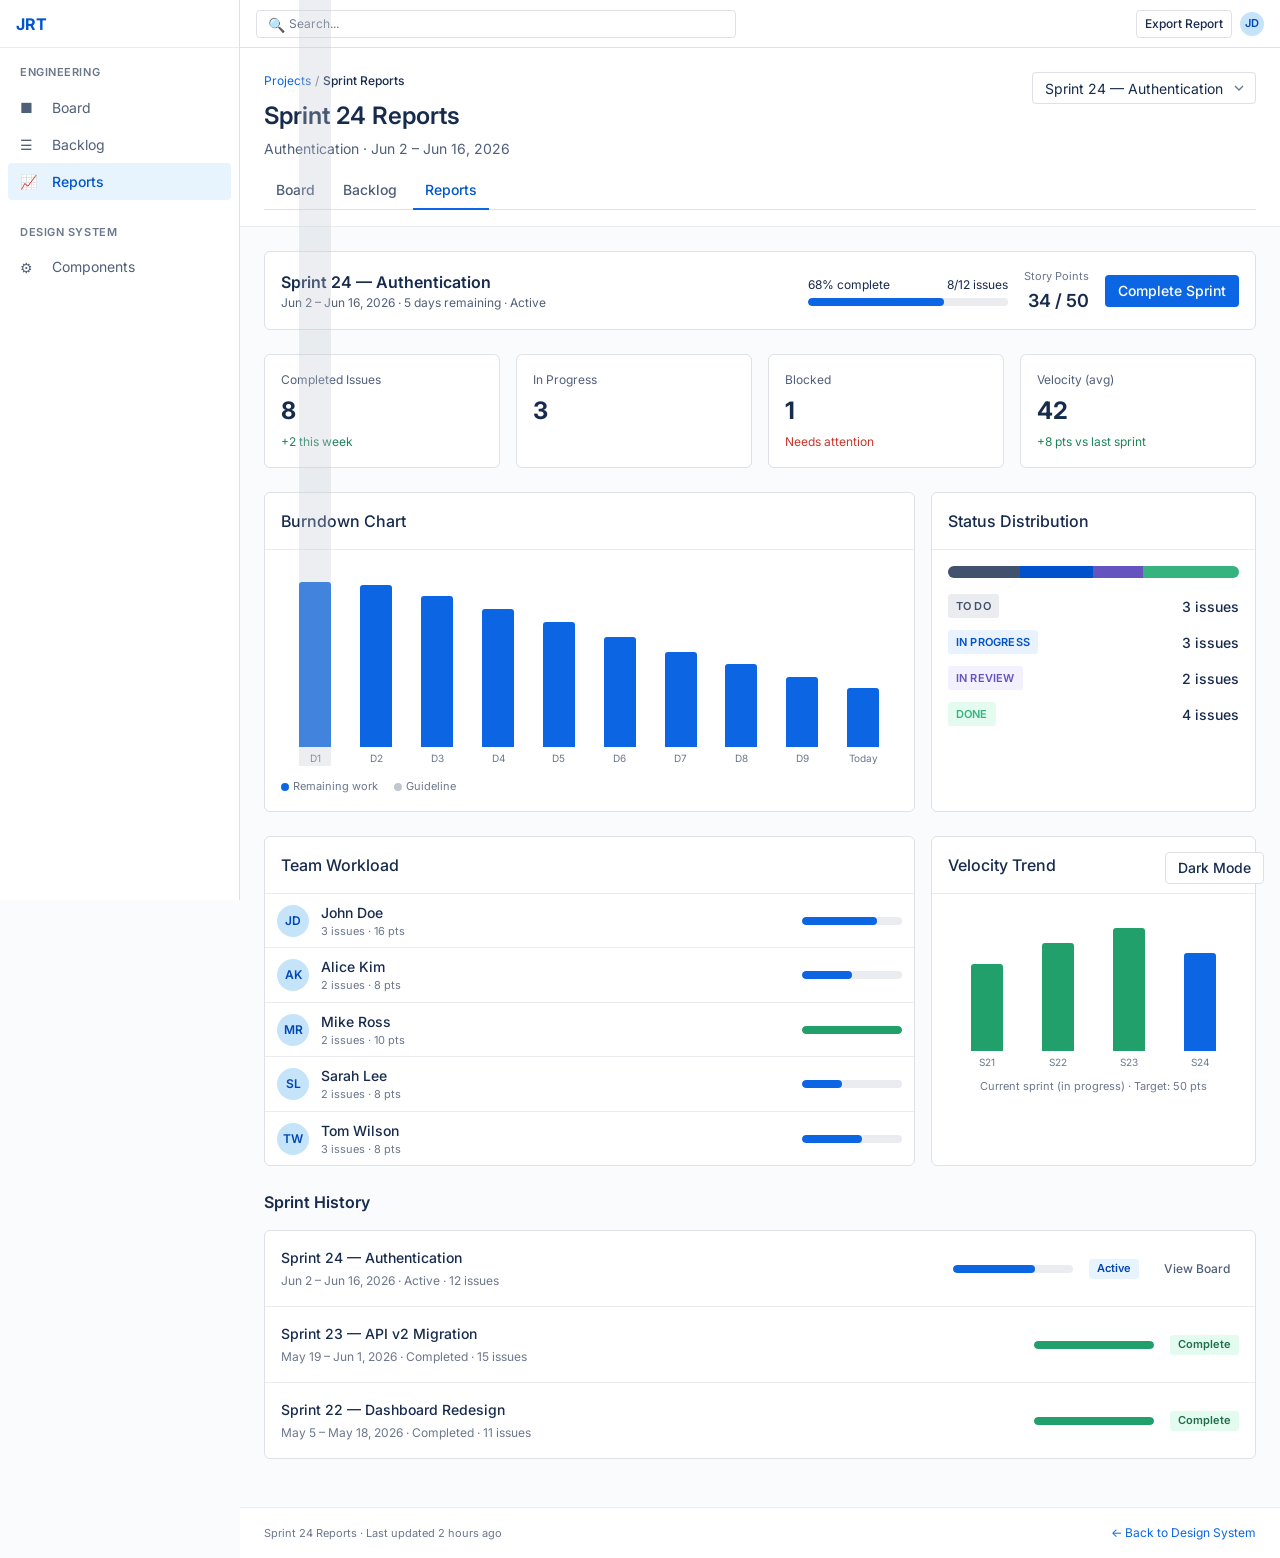
<file: pages/sprint-dashboard.html>
<!DOCTYPE html>
<html lang="en" data-theme="light">
<head>
  <meta charset="UTF-8">
  <meta name="viewport" content="width=device-width, initial-scale=1.0">
  <title>Sprint Reports — Engineering · JRT</title>
  <link rel="stylesheet" href="../css/app.css">
  <script src="../figma/capture.js" async></script>
</head>
<body>
  <div class="app">
    <aside class="sidebar">
      <div class="sidebar__header">
        <a href="project-dashboard.html" class="topbar__logo">JRT</a>
      </div>
      <nav class="sidebar__nav">
        <div class="sidebar__section">
          <div class="sidebar__section-title">Engineering</div>
          <a href="kanban-board.html" class="sidebar__item"><span class="sidebar__item-icon">&#9632;</span> Board</a>
          <a href="backlog.html" class="sidebar__item"><span class="sidebar__item-icon">&#9776;</span> Backlog</a>
          <a href="sprint-dashboard.html" class="sidebar__item is-active"><span class="sidebar__item-icon">&#128200;</span> Reports</a>
        </div>
        <div class="sidebar__section">
          <div class="sidebar__section-title">Design System</div>
          <a href="../index.html" class="sidebar__item"><span class="sidebar__item-icon">&#9881;</span> Components</a>
        </div>
      </nav>
    </aside>

    <div class="app__main">
      <header class="topbar">
        <div class="topbar__search">
          <div class="search-input">
            <span class="search-input__icon">&#128269;</span>
            <input type="search" class="input input--sm" placeholder="Search...">
          </div>
        </div>
        <div class="topbar__actions">
          <button class="btn btn--secondary btn--sm">Export Report</button>
          <span class="avatar avatar--sm">JD</span>
        </div>
      </header>

      <div class="page-header">
        <div class="page-header__top">
          <div>
            <nav class="breadcrumbs mb-2">
              <span class="breadcrumbs__item"><a href="project-dashboard.html">Projects</a><span class="breadcrumbs__separator">/</span></span>
              <span class="breadcrumbs__item is-current">Sprint Reports</span>
            </nav>
            <h1 class="page-header__title">Sprint 24 Reports</h1>
            <p class="page-header__subtitle">Authentication · Jun 2 – Jun 16, 2026</p>
          </div>
          <div class="page-header__actions">
            <select class="input select" style="width:auto">
              <option selected>Sprint 24 — Authentication</option>
              <option>Sprint 23 — API v2</option>
              <option>Sprint 22 — Dashboard</option>
            </select>
          </div>
        </div>
        <div class="tabs">
          <a href="kanban-board.html" class="tab">Board</a>
          <a href="backlog.html" class="tab">Backlog</a>
          <a href="sprint-dashboard.html" class="tab is-active">Reports</a>
        </div>
      </div>

      <main class="app__content">
        <div class="dashboard">
          <!-- Sprint header -->
          <div class="sprint-header mb-6">
            <div class="sprint-header__info">
              <div class="sprint-header__name">Sprint 24 — Authentication</div>
              <div class="sprint-header__dates">Jun 2 – Jun 16, 2026 · 5 days remaining · Active</div>
            </div>
            <div class="sprint-header__progress">
              <div class="progress-label"><span>68% complete</span><span>8/12 issues</span></div>
              <div class="progress"><div class="progress__bar" style="width:68%"></div></div>
            </div>
            <div class="flex flex-col gap-1" style="text-align:right">
              <span class="caption">Story Points</span>
              <span class="heading-4">34 / 50</span>
            </div>
            <button class="btn btn--primary">Complete Sprint</button>
          </div>

          <!-- Metrics -->
          <div class="dashboard__grid">
            <div class="metric-card">
              <div class="metric-card__label">Completed Issues</div>
              <div class="metric-card__value">8</div>
              <div class="metric-card__change metric-card__change--up">+2 this week</div>
            </div>
            <div class="metric-card">
              <div class="metric-card__label">In Progress</div>
              <div class="metric-card__value">3</div>
            </div>
            <div class="metric-card">
              <div class="metric-card__label">Blocked</div>
              <div class="metric-card__value">1</div>
              <div class="metric-card__change metric-card__change--down">Needs attention</div>
            </div>
            <div class="metric-card">
              <div class="metric-card__label">Velocity (avg)</div>
              <div class="metric-card__value">42</div>
              <div class="metric-card__change metric-card__change--up">+8 pts vs last sprint</div>
            </div>
          </div>

          <!-- Charts row -->
          <div class="dashboard__grid dashboard__grid--2col">
            <div class="card">
              <div class="card__header">
                <h3 class="heading-5">Burndown Chart</h3>
              </div>
              <div class="card__body">
                <div class="burndown-chart">
                  <div class="burndown-chart__bar-group">
                    <div class="burndown-chart__bar burndown-chart__bar--actual" style="height:100%"></div>
                    <div class="burndown-chart__bar burndown-chart__bar--ideal" style="height:90%;position:absolute;opacity:0.3"></div>
                    <span class="burndown-chart__label">D1</span>
                  </div>
                  <div class="burndown-chart__bar-group">
                    <div class="burndown-chart__bar burndown-chart__bar--actual" style="height:88%"></div>
                    <span class="burndown-chart__label">D2</span>
                  </div>
                  <div class="burndown-chart__bar-group">
                    <div class="burndown-chart__bar burndown-chart__bar--actual" style="height:82%"></div>
                    <span class="burndown-chart__label">D3</span>
                  </div>
                  <div class="burndown-chart__bar-group">
                    <div class="burndown-chart__bar burndown-chart__bar--actual" style="height:75%"></div>
                    <span class="burndown-chart__label">D4</span>
                  </div>
                  <div class="burndown-chart__bar-group">
                    <div class="burndown-chart__bar burndown-chart__bar--actual" style="height:68%"></div>
                    <span class="burndown-chart__label">D5</span>
                  </div>
                  <div class="burndown-chart__bar-group">
                    <div class="burndown-chart__bar burndown-chart__bar--actual" style="height:60%"></div>
                    <span class="burndown-chart__label">D6</span>
                  </div>
                  <div class="burndown-chart__bar-group">
                    <div class="burndown-chart__bar burndown-chart__bar--actual" style="height:52%"></div>
                    <span class="burndown-chart__label">D7</span>
                  </div>
                  <div class="burndown-chart__bar-group">
                    <div class="burndown-chart__bar burndown-chart__bar--actual" style="height:45%"></div>
                    <span class="burndown-chart__label">D8</span>
                  </div>
                  <div class="burndown-chart__bar-group">
                    <div class="burndown-chart__bar burndown-chart__bar--actual" style="height:38%"></div>
                    <span class="burndown-chart__label">D9</span>
                  </div>
                  <div class="burndown-chart__bar-group">
                    <div class="burndown-chart__bar burndown-chart__bar--actual" style="height:32%"></div>
                    <span class="burndown-chart__label">Today</span>
                  </div>
                </div>
                <div class="chart-legend">
                  <span class="chart-legend__item"><span class="chart-legend__dot" style="background:var(--color-brand-500)"></span> Remaining work</span>
                  <span class="chart-legend__item"><span class="chart-legend__dot" style="background:var(--color-neutral-300)"></span> Guideline</span>
                </div>
              </div>
            </div>

            <div class="card">
              <div class="card__header">
                <h3 class="heading-5">Status Distribution</h3>
              </div>
              <div class="card__body">
                <div class="stat-bar mb-4" style="height:12px">
                  <div class="stat-bar__segment" style="width:25%;background:var(--color-status-todo)" title="To Do"></div>
                  <div class="stat-bar__segment" style="width:25%;background:var(--color-status-in-progress)" title="In Progress"></div>
                  <div class="stat-bar__segment" style="width:17%;background:var(--color-status-in-review)" title="In Review"></div>
                  <div class="stat-bar__segment" style="width:33%;background:var(--color-status-done)" title="Done"></div>
                </div>
                <div class="flex flex-col gap-3">
                  <div class="flex items-center justify-between">
                    <span class="flex items-center gap-2"><span class="status status--todo">To Do</span></span>
                    <span class="font-medium">3 issues</span>
                  </div>
                  <div class="flex items-center justify-between">
                    <span class="flex items-center gap-2"><span class="status status--in-progress">In Progress</span></span>
                    <span class="font-medium">3 issues</span>
                  </div>
                  <div class="flex items-center justify-between">
                    <span class="flex items-center gap-2"><span class="status status--in-review">In Review</span></span>
                    <span class="font-medium">2 issues</span>
                  </div>
                  <div class="flex items-center justify-between">
                    <span class="flex items-center gap-2"><span class="status status--done">Done</span></span>
                    <span class="font-medium">4 issues</span>
                  </div>
                </div>
              </div>
            </div>
          </div>

          <!-- Team & Sprint history -->
          <div class="dashboard__grid dashboard__grid--2col">
            <div class="card">
              <div class="card__header">
                <h3 class="heading-5">Team Workload</h3>
              </div>
              <div class="card__body" style="padding:0">
                <div class="team-row" style="border-bottom:1px solid var(--color-border-subtle)">
                  <span class="avatar avatar--md">JD</span>
                  <div class="team-row__info">
                    <div class="team-row__name">John Doe</div>
                    <div class="team-row__role">3 issues · 16 pts</div>
                  </div>
                  <div class="progress" style="width:100px"><div class="progress__bar" style="width:75%"></div></div>
                </div>
                <div class="team-row" style="border-bottom:1px solid var(--color-border-subtle)">
                  <span class="avatar avatar--md">AK</span>
                  <div class="team-row__info">
                    <div class="team-row__name">Alice Kim</div>
                    <div class="team-row__role">2 issues · 8 pts</div>
                  </div>
                  <div class="progress" style="width:100px"><div class="progress__bar" style="width:50%"></div></div>
                </div>
                <div class="team-row" style="border-bottom:1px solid var(--color-border-subtle)">
                  <span class="avatar avatar--md">MR</span>
                  <div class="team-row__info">
                    <div class="team-row__name">Mike Ross</div>
                    <div class="team-row__role">2 issues · 10 pts</div>
                  </div>
                  <div class="progress progress--success" style="width:100px"><div class="progress__bar" style="width:100%"></div></div>
                </div>
                <div class="team-row" style="border-bottom:1px solid var(--color-border-subtle)">
                  <span class="avatar avatar--md">SL</span>
                  <div class="team-row__info">
                    <div class="team-row__name">Sarah Lee</div>
                    <div class="team-row__role">2 issues · 8 pts</div>
                  </div>
                  <div class="progress" style="width:100px"><div class="progress__bar" style="width:40%"></div></div>
                </div>
                <div class="team-row">
                  <span class="avatar avatar--md">TW</span>
                  <div class="team-row__info">
                    <div class="team-row__name">Tom Wilson</div>
                    <div class="team-row__role">3 issues · 8 pts</div>
                  </div>
                  <div class="progress" style="width:100px"><div class="progress__bar" style="width:60%"></div></div>
                </div>
              </div>
            </div>

            <div class="card">
              <div class="card__header">
                <h3 class="heading-5">Velocity Trend</h3>
              </div>
              <div class="card__body">
                <div class="burndown-chart" style="height:160px">
                  <div class="burndown-chart__bar-group">
                    <div class="burndown-chart__bar burndown-chart__bar--actual" style="height:60%;background:var(--color-success-500)"></div>
                    <span class="burndown-chart__label">S21</span>
                  </div>
                  <div class="burndown-chart__bar-group">
                    <div class="burndown-chart__bar burndown-chart__bar--actual" style="height:75%;background:var(--color-success-500)"></div>
                    <span class="burndown-chart__label">S22</span>
                  </div>
                  <div class="burndown-chart__bar-group">
                    <div class="burndown-chart__bar burndown-chart__bar--actual" style="height:85%;background:var(--color-success-500)"></div>
                    <span class="burndown-chart__label">S23</span>
                  </div>
                  <div class="burndown-chart__bar-group">
                    <div class="burndown-chart__bar burndown-chart__bar--actual" style="height:68%;background:var(--color-brand-500)"></div>
                    <span class="burndown-chart__label">S24</span>
                  </div>
                </div>
                <p class="caption text-center mt-2">Current sprint (in progress) · Target: 50 pts</p>
              </div>
            </div>
          </div>

          <!-- Sprint history -->
          <div class="dashboard__section">
            <h3 class="dashboard__section-title">Sprint History</h3>
            <div class="card">
              <div class="sprint-list-item">
                <div class="sprint-list-item__info">
                  <div class="sprint-list-item__name">Sprint 24 — Authentication</div>
                  <div class="sprint-list-item__meta">Jun 2 – Jun 16, 2026 · Active · 12 issues</div>
                </div>
                <div class="sprint-list-item__progress">
                  <div class="progress"><div class="progress__bar" style="width:68%"></div></div>
                </div>
                <span class="badge badge--brand">Active</span>
                <a href="kanban-board.html" class="btn btn--subtle btn--sm">View Board</a>
              </div>
              <div class="sprint-list-item">
                <div class="sprint-list-item__info">
                  <div class="sprint-list-item__name">Sprint 23 — API v2 Migration</div>
                  <div class="sprint-list-item__meta">May 19 – Jun 1, 2026 · Completed · 15 issues</div>
                </div>
                <div class="sprint-list-item__progress">
                  <div class="progress progress--success"><div class="progress__bar" style="width:100%"></div></div>
                </div>
                <span class="badge badge--success">Complete</span>
              </div>
              <div class="sprint-list-item">
                <div class="sprint-list-item__info">
                  <div class="sprint-list-item__name">Sprint 22 — Dashboard Redesign</div>
                  <div class="sprint-list-item__meta">May 5 – May 18, 2026 · Completed · 11 issues</div>
                </div>
                <div class="sprint-list-item__progress">
                  <div class="progress progress--success"><div class="progress__bar" style="width:100%"></div></div>
                </div>
                <span class="badge badge--success">Complete</span>
              </div>
            </div>
          </div>
        </div>

        <footer class="page-footer">
          <span class="caption">Sprint 24 Reports · Last updated 2 hours ago</span>
          <a href="../index.html" class="page-footer__link">← Back to Design System</a>
        </footer>
      </main>
    </div>
  </div>

  <button class="btn btn--secondary theme-toggle" id="theme-toggle" style="position:fixed;bottom:16px;right:16px;z-index:300">Dark Mode</button>
  <script>
    document.getElementById('theme-toggle').addEventListener('click', () => {
      const html = document.documentElement;
      html.setAttribute('data-theme', html.getAttribute('data-theme') === 'dark' ? 'light' : 'dark');
    });
  </script>
</body>
</html>
</file>
<file: css/main.css>
@import 'tokens.css';
@import 'reset.css';
@import 'base.css';
@import 'utilities.css';
@import 'components.css';
@import 'icons.css';
@import 'showcase.css';
</file>
<file: css/app.css>
@import 'tokens.css';
@import 'reset.css';
@import 'base.css';
@import 'utilities.css';
@import 'components.css';
@import 'icons.css';
@import 'pages.css';
</file>
